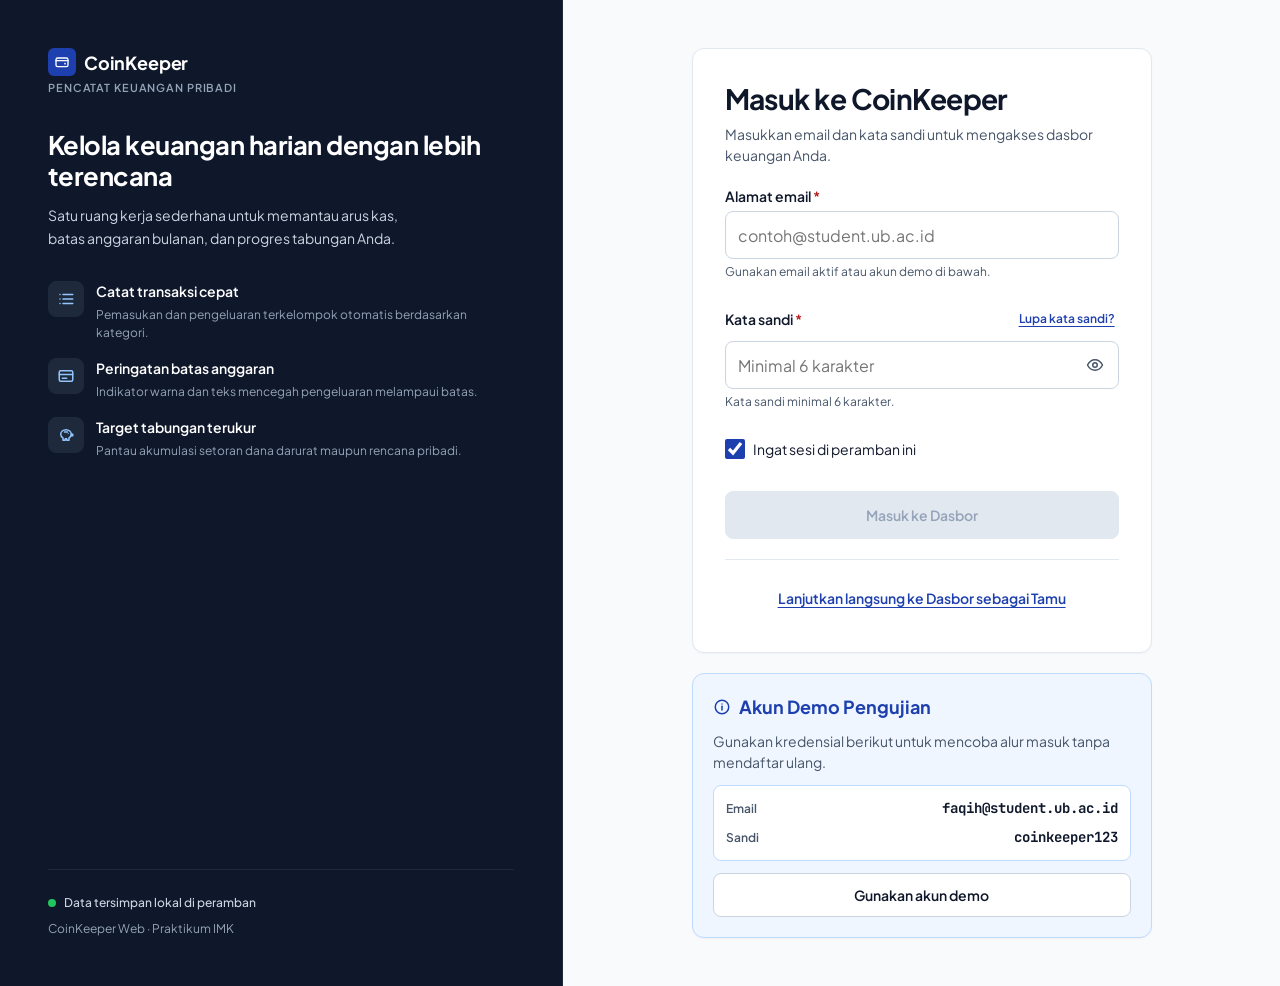
<file: index.html>
<!DOCTYPE html>
<html lang="id">
<head>
  <meta charset="UTF-8">
  <meta name="viewport" content="width=device-width, initial-scale=1.0">
  <title>Dasbor · CoinKeeper</title>
  <link rel="icon" type="image/svg+xml" href="assets/favicon.svg">
  <link rel="preconnect" href="https://fonts.googleapis.com">
  <link rel="preconnect" href="https://fonts.gstatic.com" crossorigin>
  <link rel="stylesheet" href="https://fonts.googleapis.com/css2?family=JetBrains+Mono:wght@500;700&family=Plus+Jakarta+Sans:wght@400;500;600;700&display=swap">
  <link rel="stylesheet" href="css/variables.css">
  <link rel="stylesheet" href="css/base.css">
  <link rel="stylesheet" href="css/components.css">
  <link rel="stylesheet" href="css/pages/dasbor.css">
  <script defer src="js/data/seed.js"></script>
  <script defer src="js/utils/format.js"></script>
  <script defer src="js/utils/storage.js"></script>
  <script defer src="js/components/icons.js"></script>
  <script defer src="js/components/layout.js"></script>
  <script defer src="js/components/toast.js"></script>
  <script defer src="js/app.js"></script>
  <script defer src="js/pages/dasbor.js"></script>
</head>
<body data-page="dasbor" data-root="." data-screen="1 / 5">
  <a href="#konten-utama" class="skip-link">Lewati ke konten utama</a>

  <div class="app-shell">
    <aside id="app-sidebar" class="sidebar" aria-label="Bilah navigasi samping"></aside>
    <header id="app-mobile-topbar" class="mobile-topbar"></header>

    <div class="app-main">
      <main id="konten-utama" class="main-content" tabindex="-1">
        <header class="page-header">
          <div class="page-header__heading">
            <h1 id="dasbor-greeting" class="page-header__title">Halo, Faqih</h1>
            <p id="dasbor-period" class="page-header__subtitle">Ringkasan keuangan November 2026</p>
          </div>
          <div class="page-header__action">
            <a href="pages/catat-transaksi.html" class="btn btn--primary btn--full">
              <span aria-hidden="true">+</span>
              <span>Tambah Transaksi</span>
            </a>
          </div>
        </header>

        <section class="dasbor-kpis" aria-label="Ringkasan kondisi keuangan">
          <article class="card kpi-card">
            <p class="kpi-card__label">Saldo</p>
            <p id="kpi-saldo" class="kpi-card__value tabular-num">Rp 1.430.000</p>
            <div id="kpi-saldo-badge" class="kpi-card__meta"></div>
          </article>

          <article class="card kpi-card">
            <p class="kpi-card__label">Pengeluaran bulan ini</p>
            <p id="kpi-pengeluaran" class="kpi-card__value tabular-num">Rp 1.730.000</p>
            <div id="kpi-pengeluaran-badge" class="kpi-card__meta"></div>
          </article>

          <article class="card kpi-card">
            <p class="kpi-card__label">Sisa anggaran</p>
            <p id="kpi-sisa" class="kpi-card__value tabular-num">Rp 270.000</p>
            <p id="kpi-batas-note" class="kpi-card__note">dari Rp 2.000.000</p>
          </article>
        </section>

        <div class="dasbor-grid">
          <section class="card dasbor-recent" aria-labelledby="judul-transaksi-terbaru">
            <h2 id="judul-transaksi-terbaru" class="card__title">Transaksi terbaru</h2>
            <p id="dasbor-tx-period" class="card__subtitle">November 2026</p>
            <div class="dasbor-recent__cta">
              <a href="pages/catat-transaksi.html#riwayat-transaksi" class="btn btn--secondary btn--full">
                Semua transaksi
              </a>
            </div>
            <ul id="dasbor-tx-list" class="tx-list" aria-live="polite"></ul>
            <div id="dasbor-tx-empty" class="empty-state" hidden></div>
          </section>

          <aside class="dasbor-aside" aria-label="Peringatan anggaran dan ringkasan">
            <section class="card" aria-labelledby="judul-perlu-perhatian">
              <h2 id="judul-perlu-perhatian" class="card__title">Perlu perhatian</h2>
              <p class="card__subtitle">Kategori yang mendekati atau melebihi batas.</p>
              <div id="dasbor-attention-list" class="attention-list" aria-live="polite"></div>
              <div class="dasbor-aside__cta">
                <a href="pages/laporan.html" class="btn btn--secondary btn--full">
                  Lihat laporan
                </a>
              </div>
            </section>

            <section class="card card--info" aria-labelledby="judul-catatan-ringkasan">
              <h2 id="judul-catatan-ringkasan" class="card__title card__title--info">
                Catatan ringkasan bulan berjalan
              </h2>
              <p id="dasbor-summary-note" class="card__copy"></p>
            </section>
          </aside>
        </div>

        <footer id="app-footer" class="page-footer"></footer>
      </main>
    </div>

    <nav id="app-bottom-nav" class="bottom-nav" aria-label="Navigasi bawah mobile"></nav>
  </div>
</body>
</html>
</file>
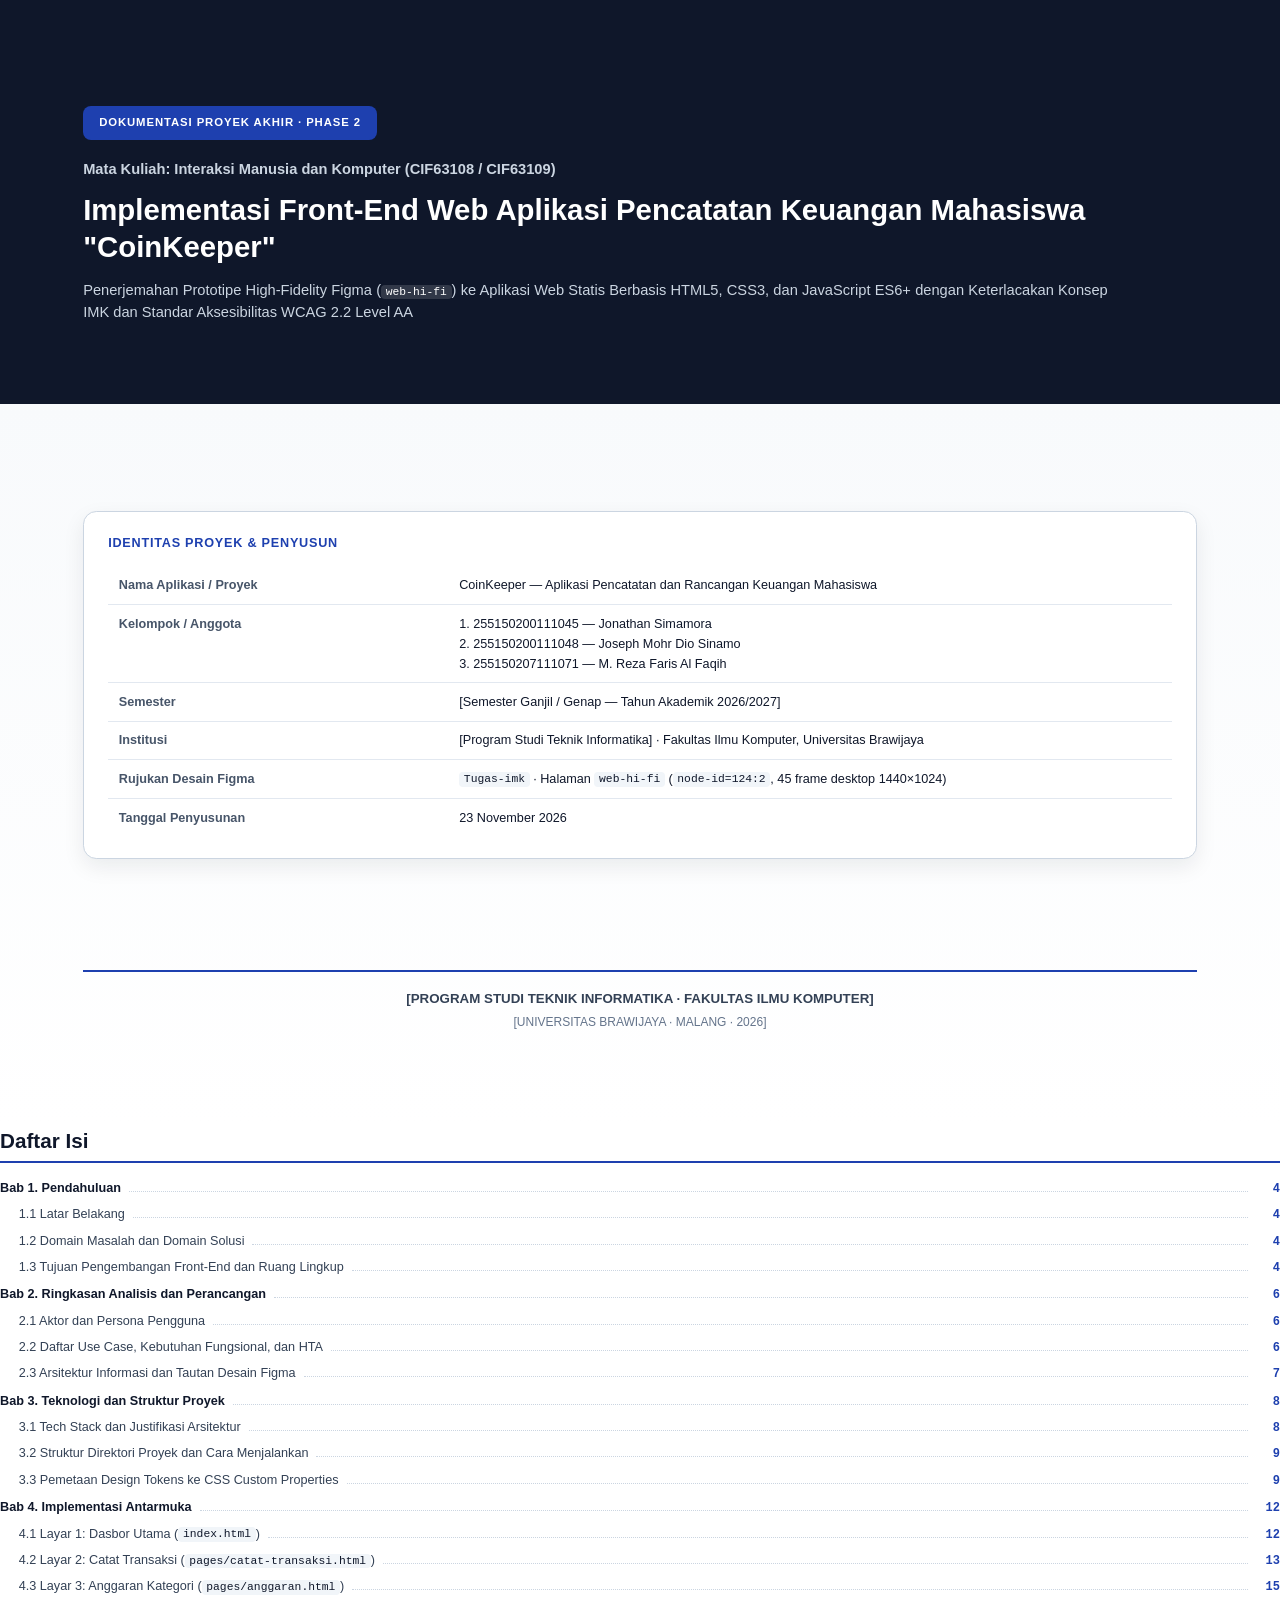
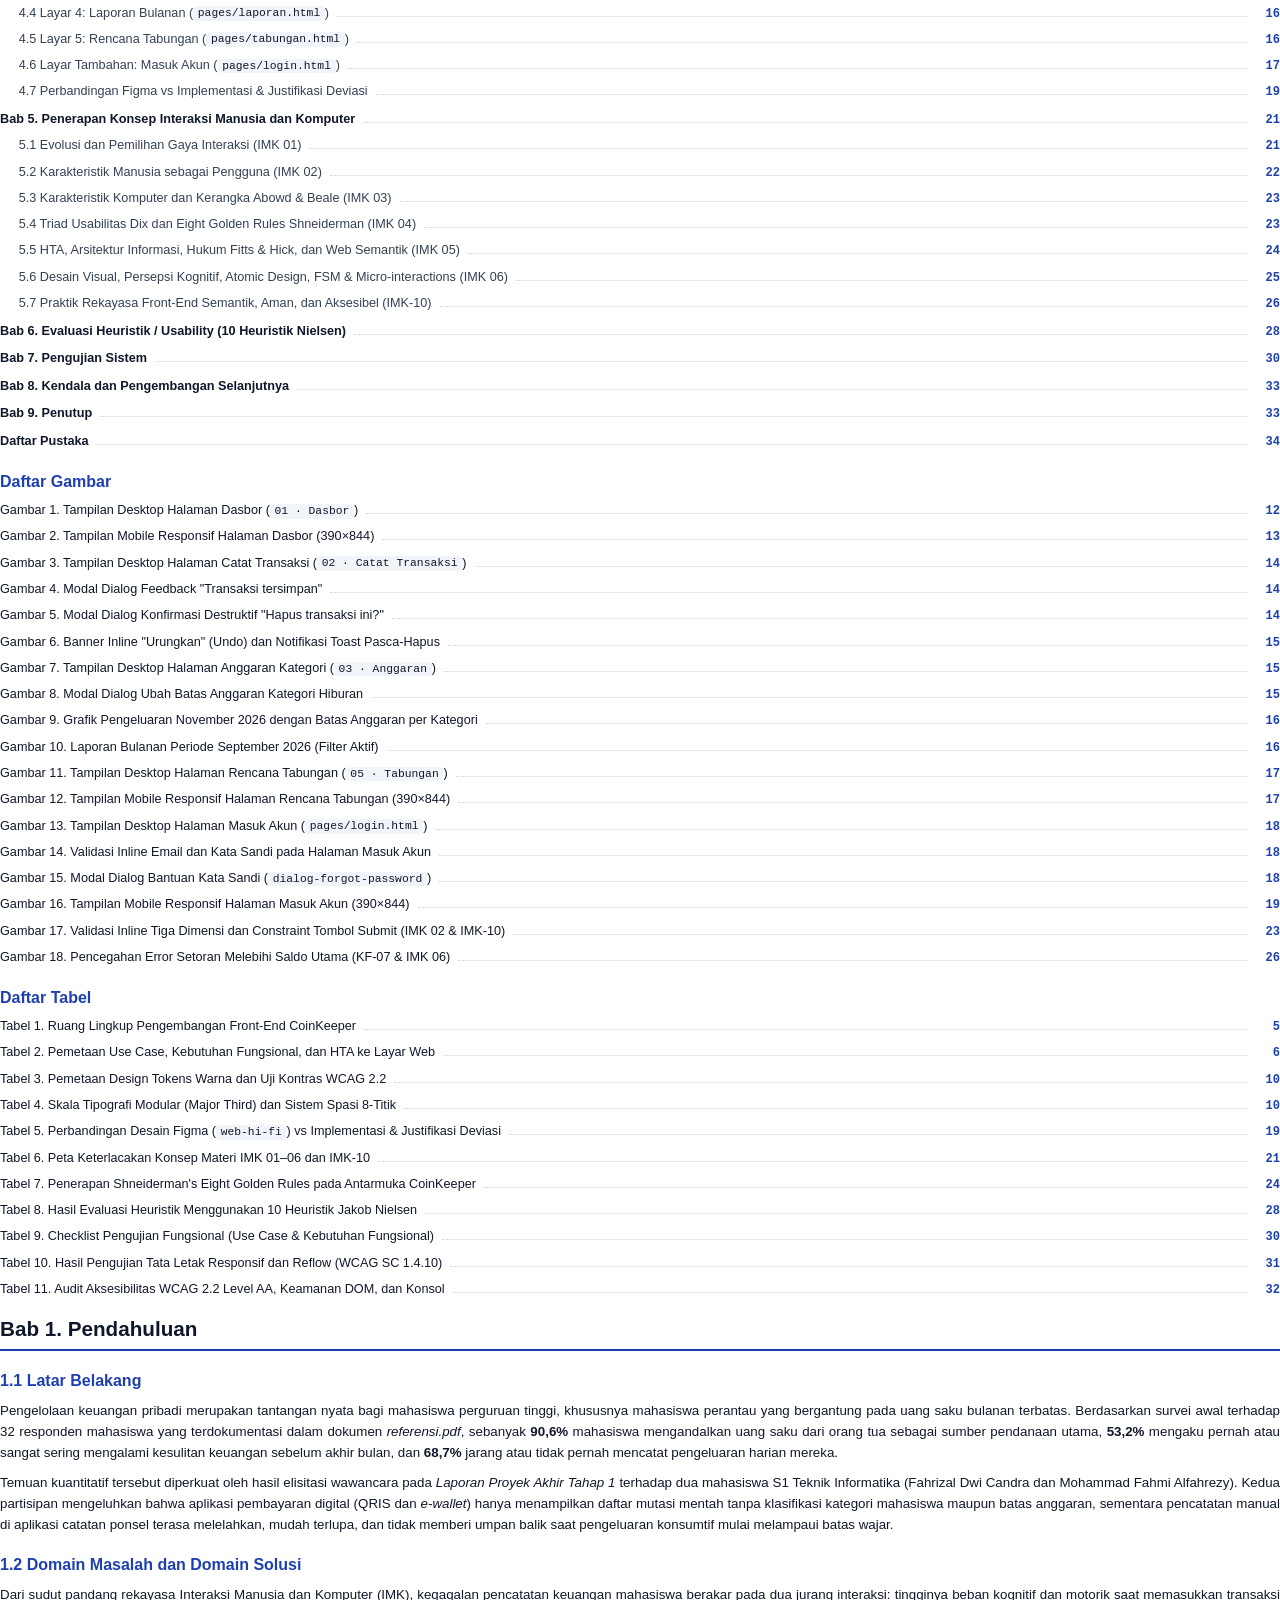
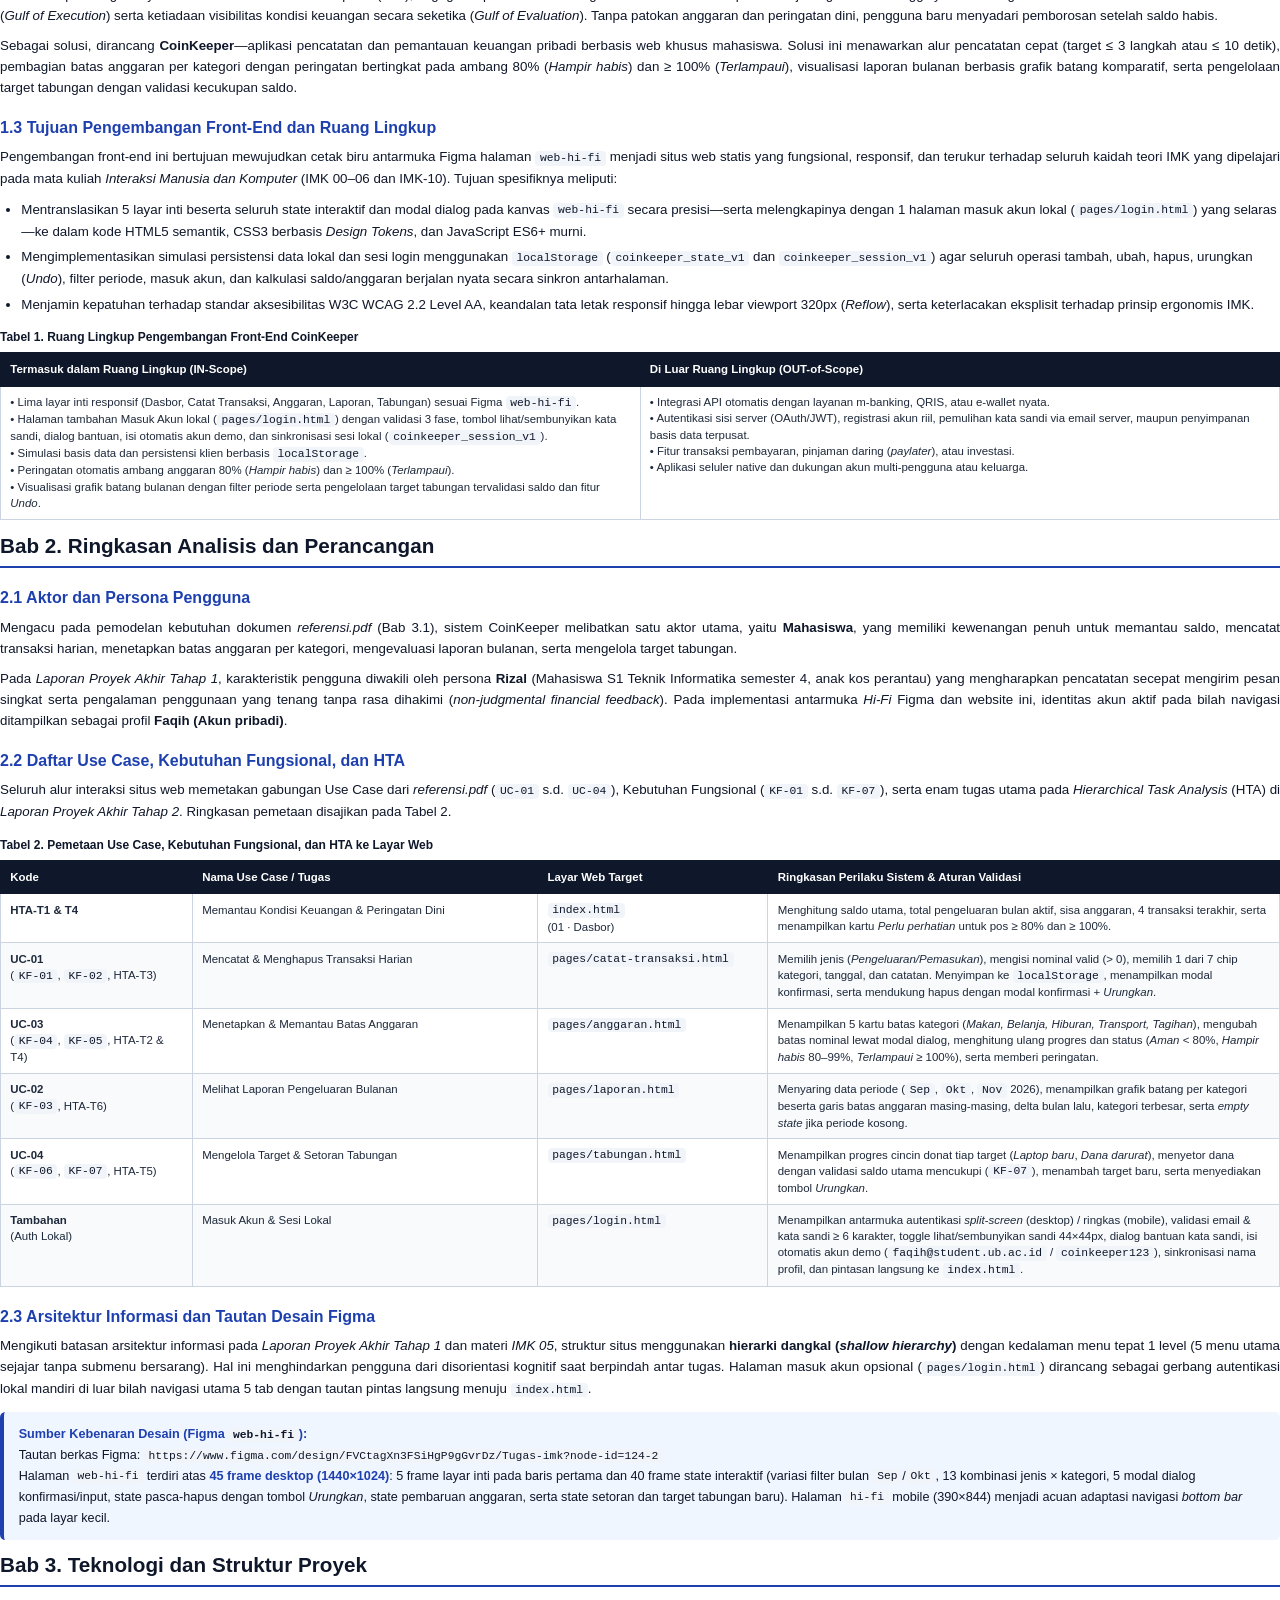
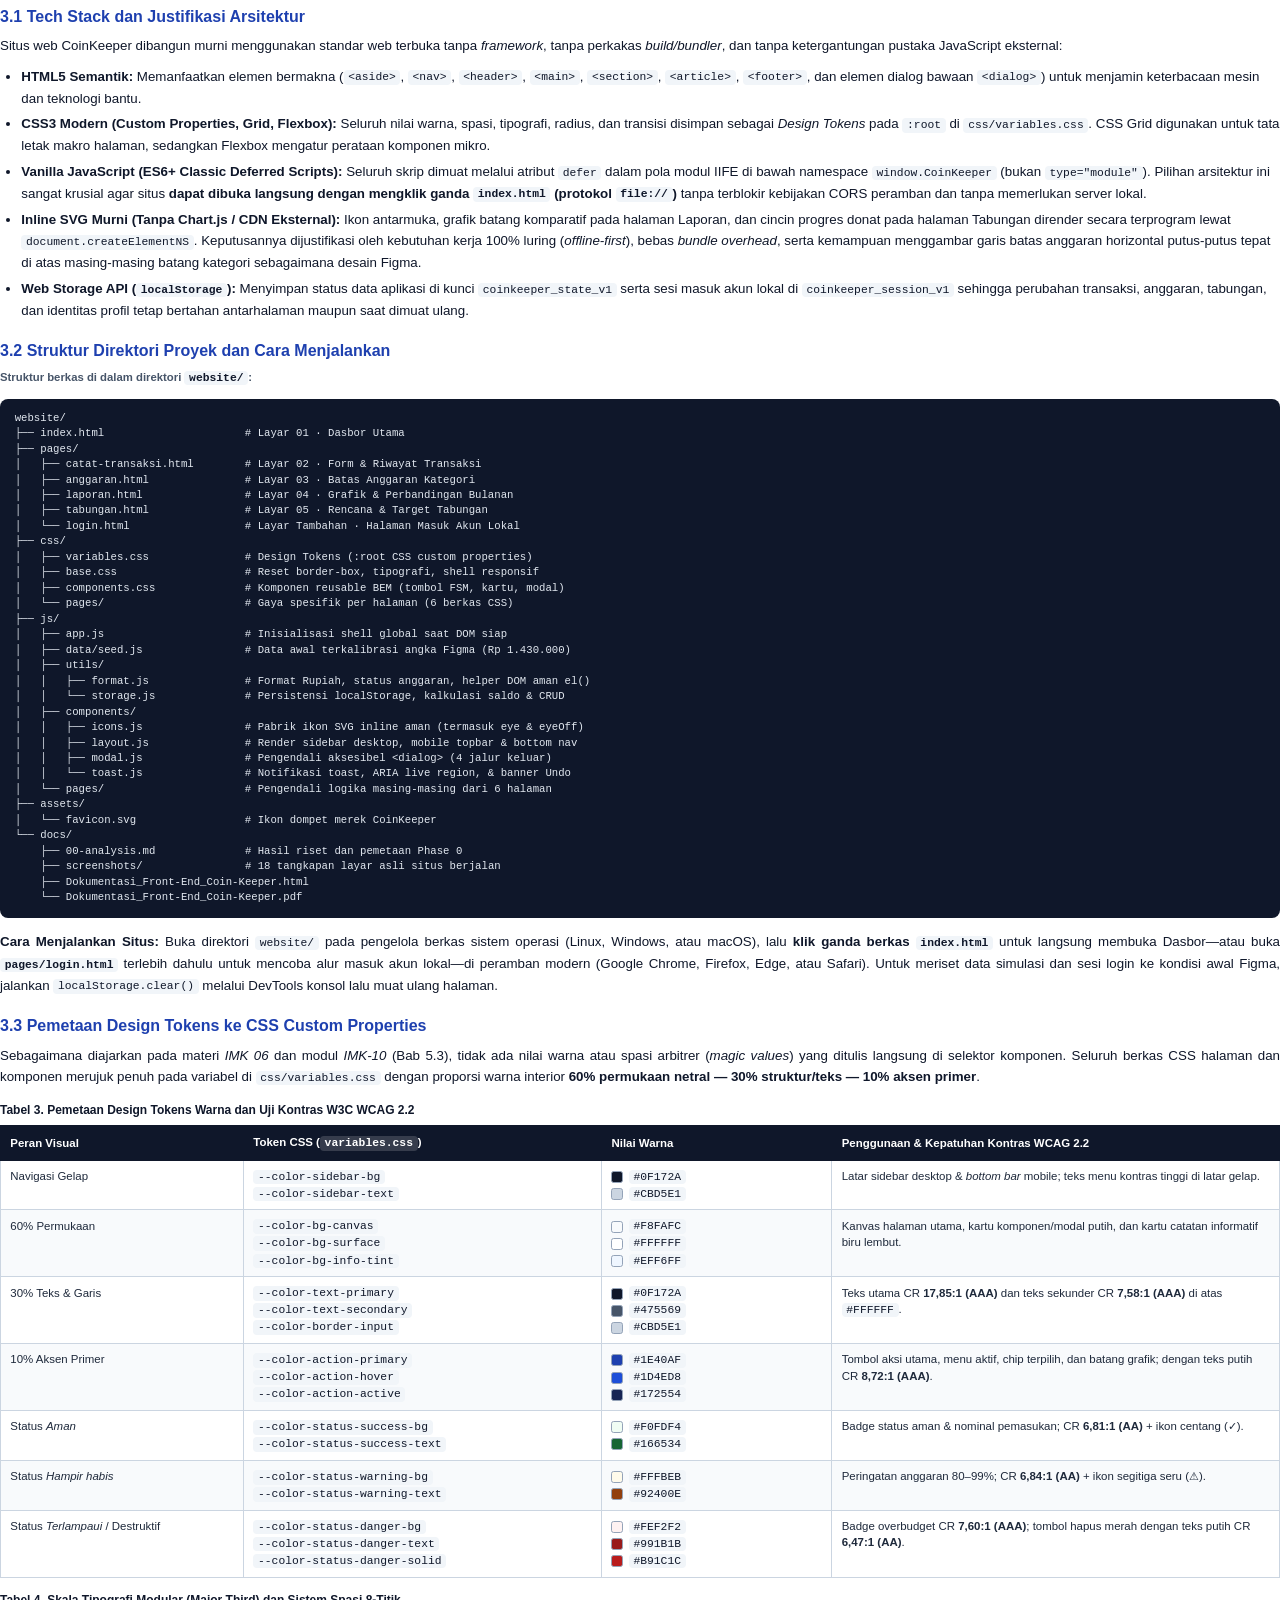
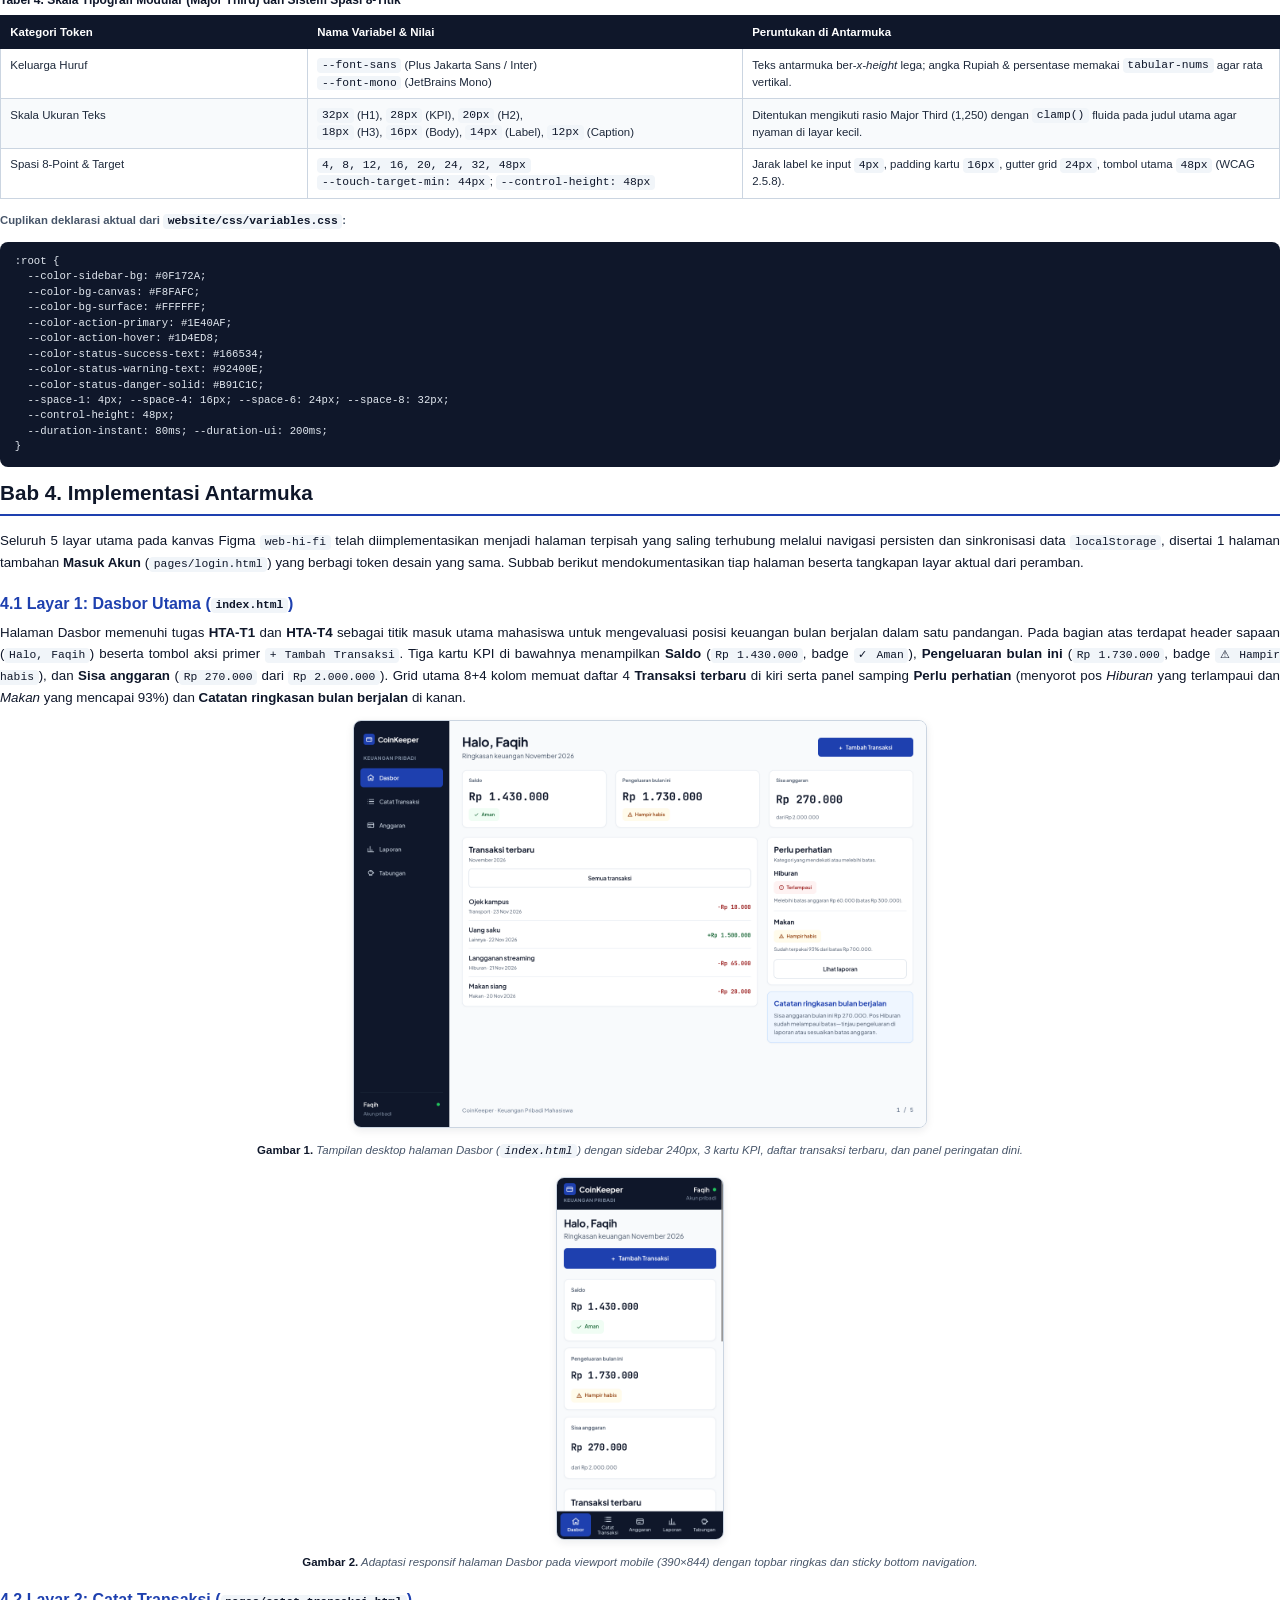
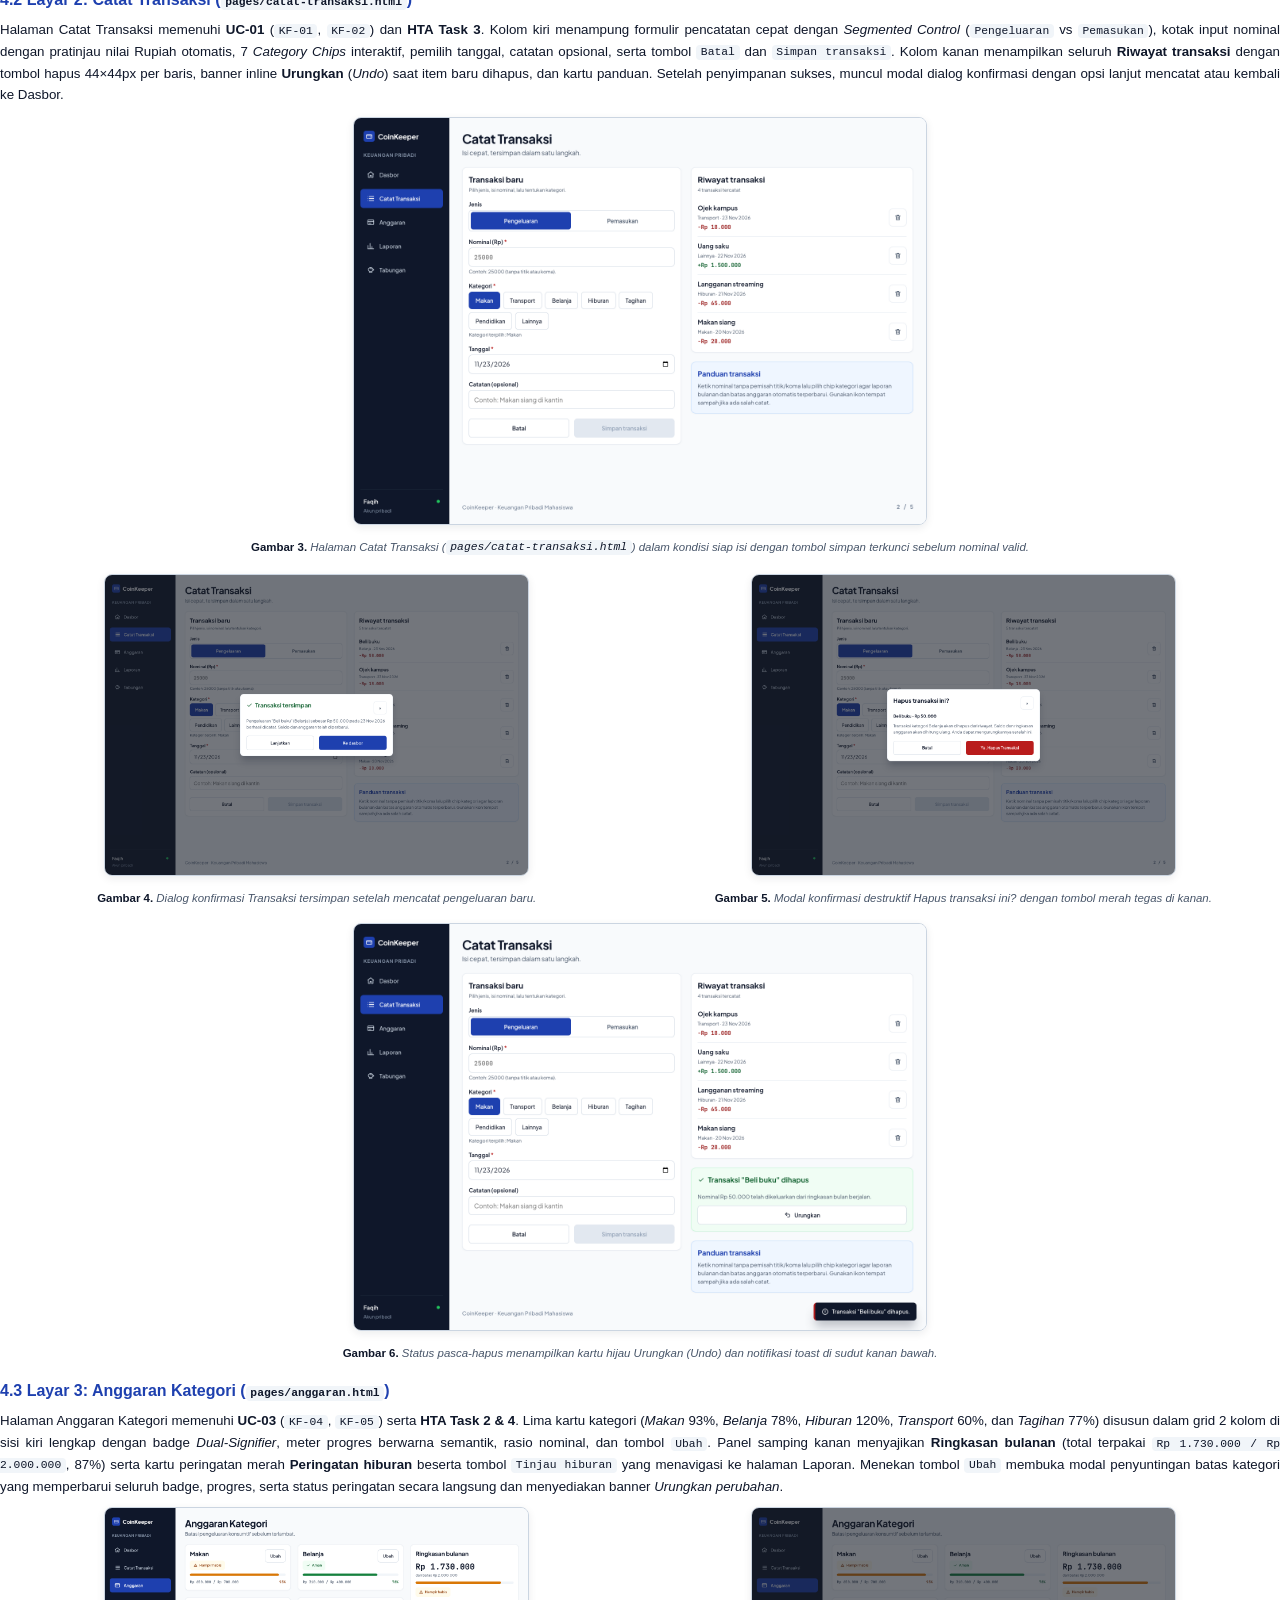
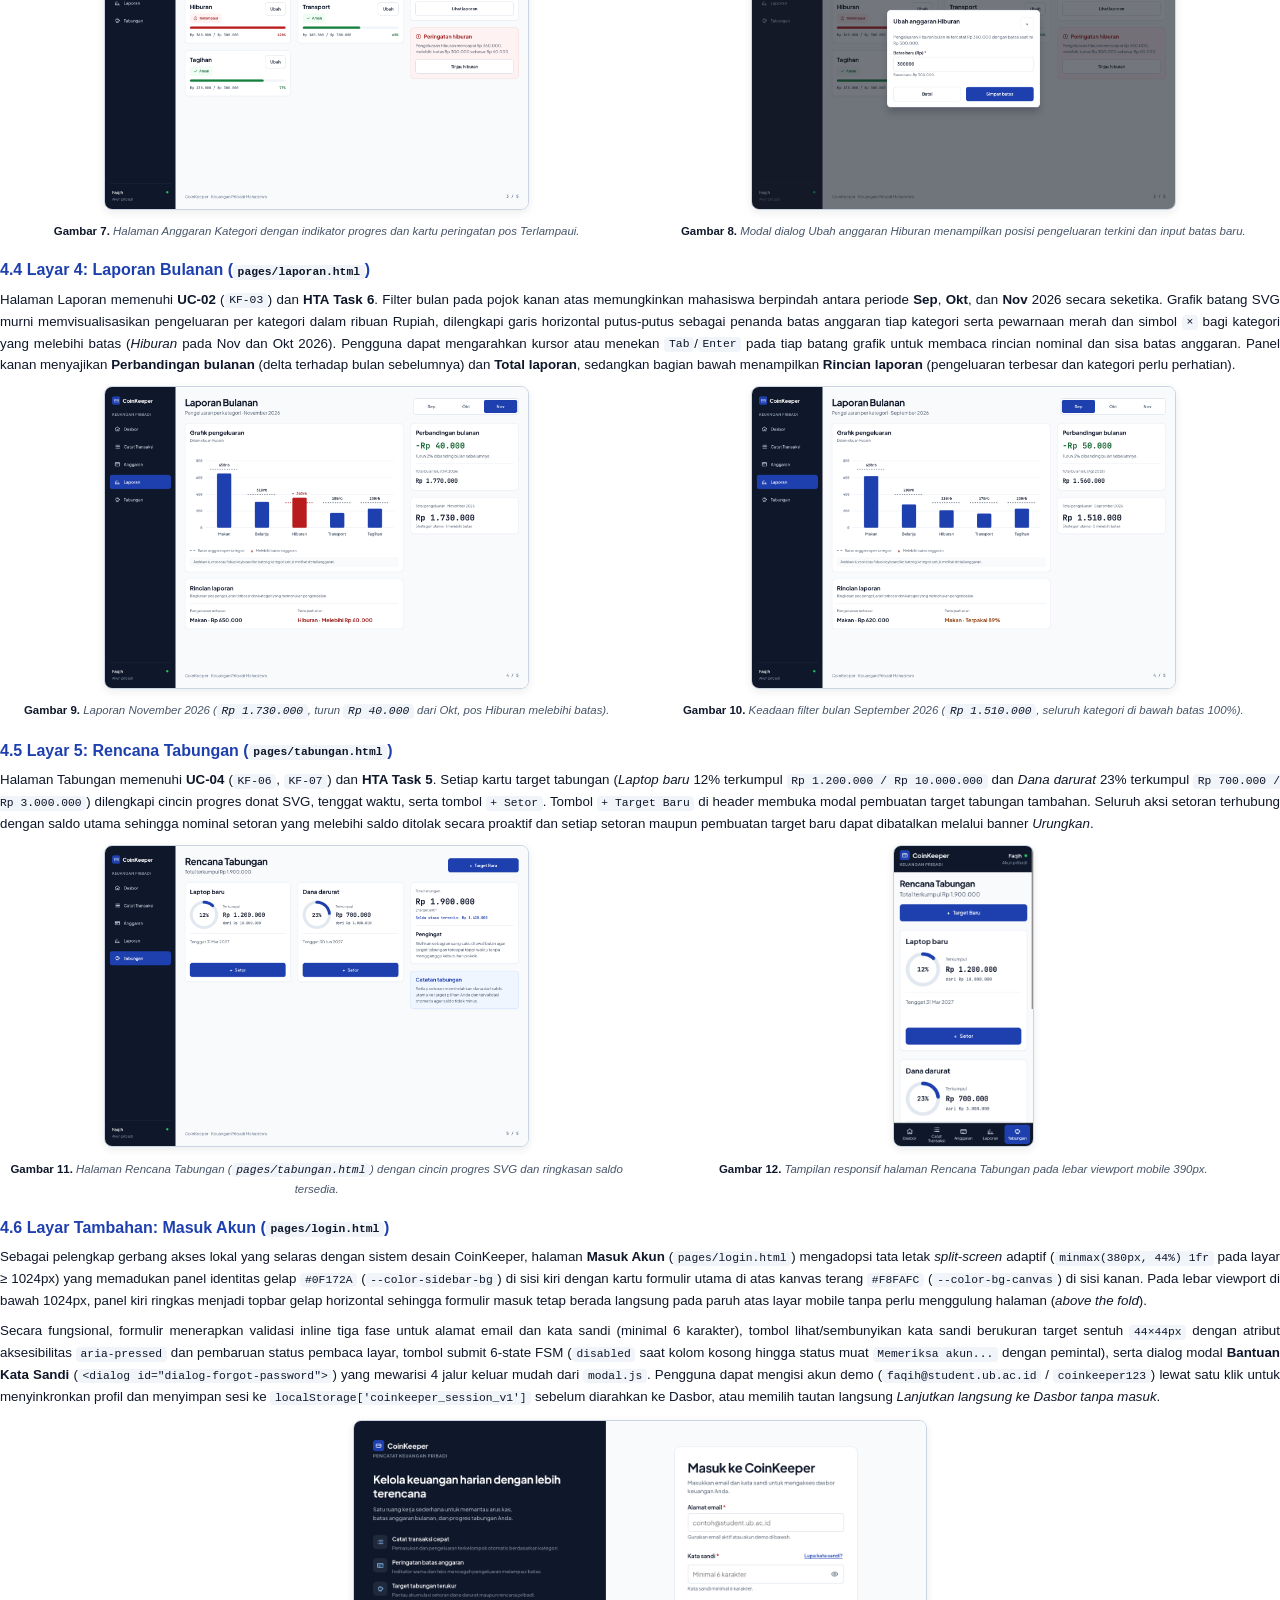
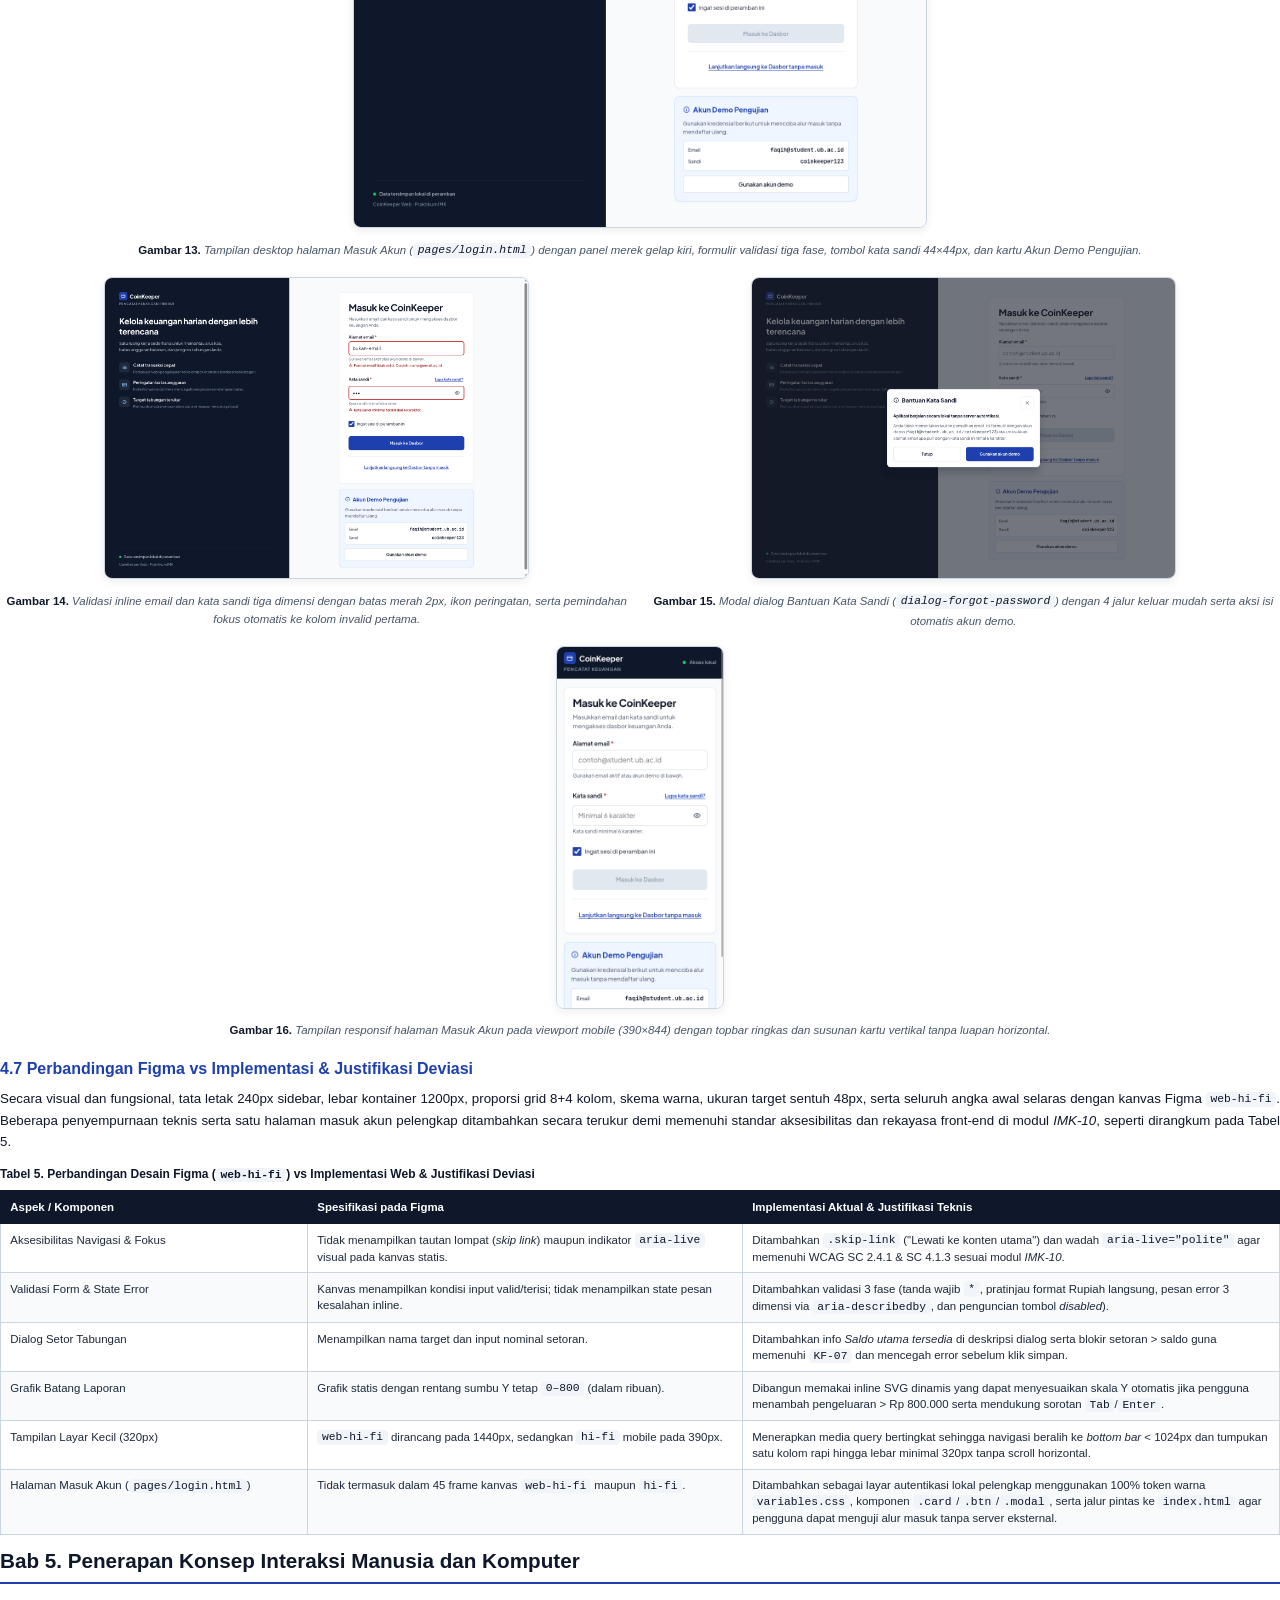
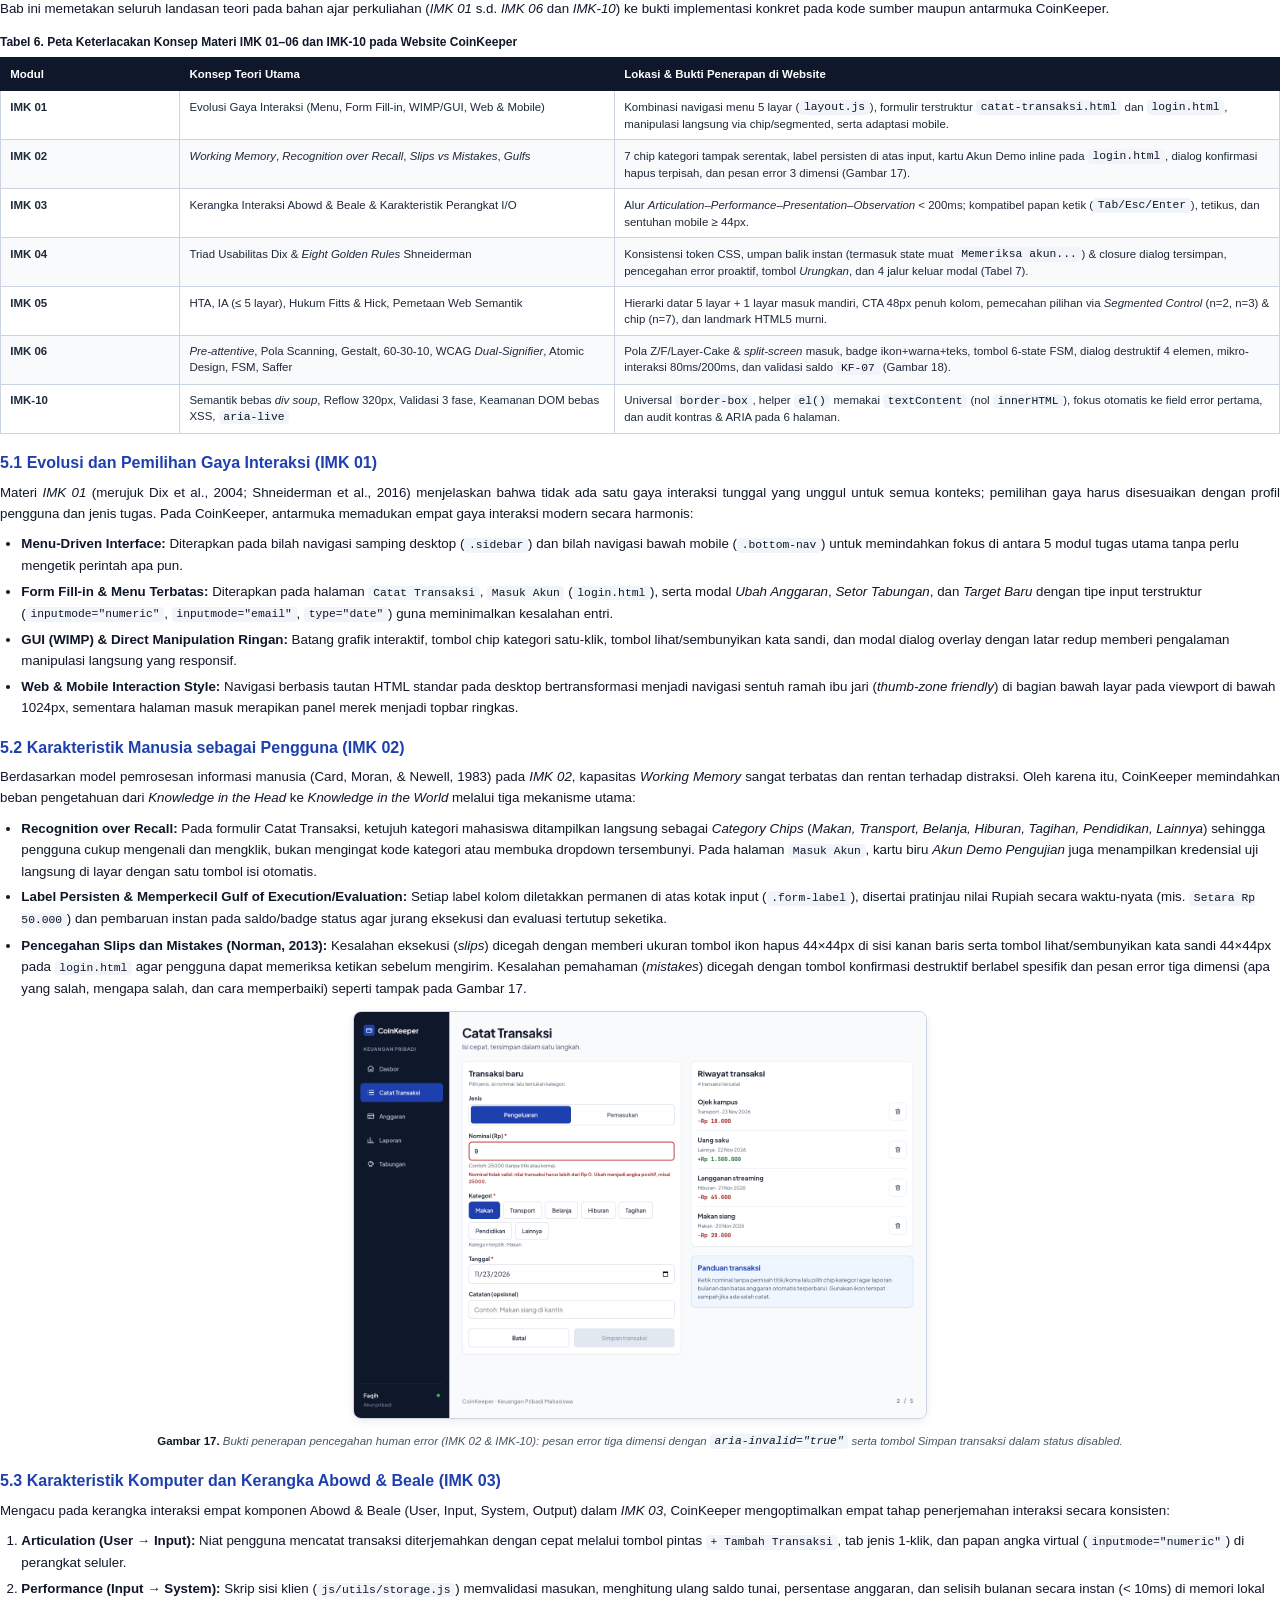
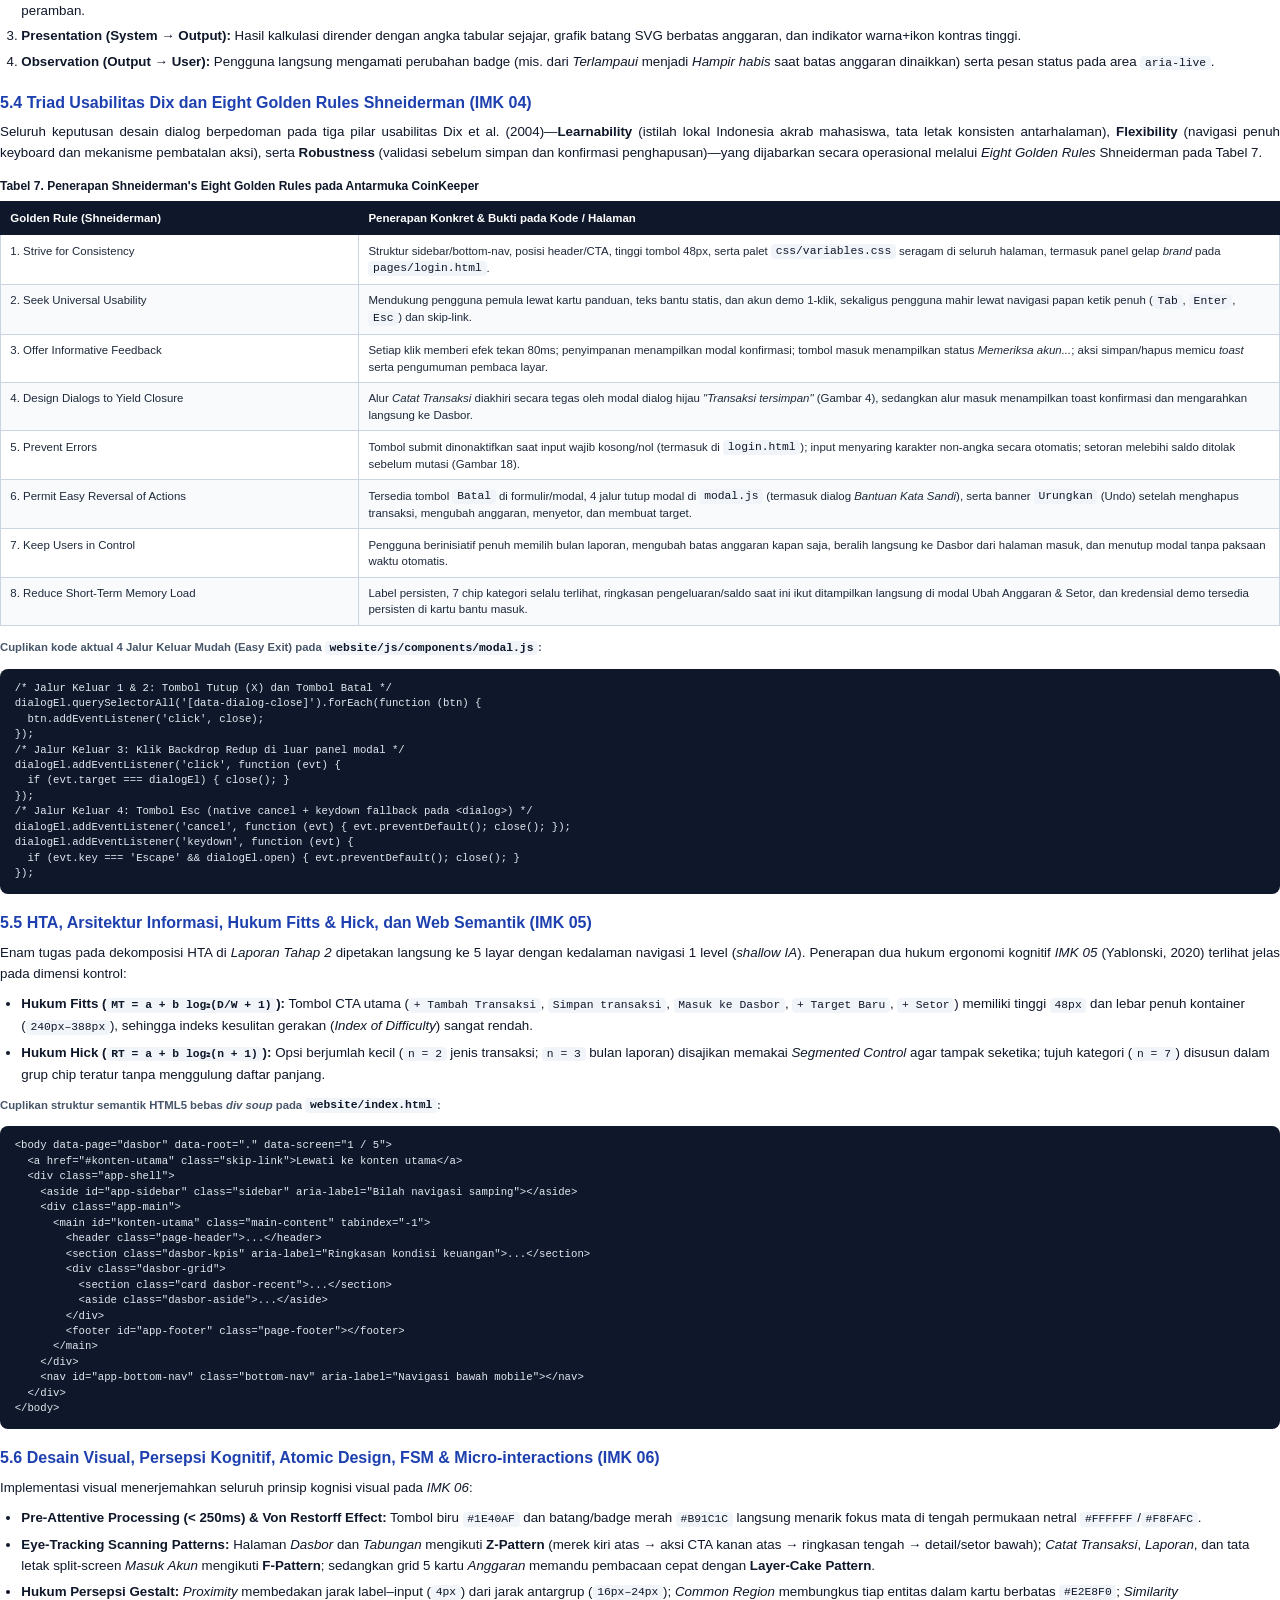
<file: docs/Dokumentasi_Front-End_Coin-Keeper.html>
<!DOCTYPE html>
<html lang="id">
<head>
  <meta charset="UTF-8">
  <meta name="viewport" content="width=device-width, initial-scale=1.0">
  <title>Dokumentasi Front-End CoinKeeper — Interaksi Manusia dan Komputer</title>
  <style>
    /* ========================================================================
       Print & Page Setup (A4 Portrait, Running Headers/Footers & Page Numbers)
       ======================================================================== */
    @page {
      size: A4 portrait;
      margin: 22mm 18mm 22mm 18mm;

      @top-left {
        content: "CoinKeeper · Dokumentasi Implementasi Front-End";
        font-family: 'Plus Jakarta Sans', 'Inter', system-ui, sans-serif;
        font-size: 8.5pt;
        color: #64748B;
        border-bottom: 0.5pt solid #E2E8F0;
        padding-bottom: 4pt;
        margin-bottom: 8pt;
      }

      @top-right {
        content: "CIF63108 / CIF63109 · IMK";
        font-family: 'Plus Jakarta Sans', 'Inter', system-ui, sans-serif;
        font-size: 8.5pt;
        color: #64748B;
        border-bottom: 0.5pt solid #E2E8F0;
        padding-bottom: 4pt;
        margin-bottom: 8pt;
      }

      @bottom-left {
        content: "Fakultas Ilmu Komputer · Universitas Brawijaya";
        font-family: 'Plus Jakarta Sans', 'Inter', system-ui, sans-serif;
        font-size: 8.5pt;
        color: #64748B;
        border-top: 0.5pt solid #E2E8F0;
        padding-top: 4pt;
      }

      @bottom-right {
        content: "Halaman " counter(page) " dari " counter(pages);
        font-family: 'Plus Jakarta Sans', 'Inter', system-ui, sans-serif;
        font-size: 8.5pt;
        font-weight: 600;
        color: #334155;
        border-top: 0.5pt solid #E2E8F0;
        padding-top: 4pt;
      }
    }

    @page :first {
      margin: 0;
      @top-left { content: none; }
      @top-right { content: none; }
      @bottom-left { content: none; }
      @bottom-right { content: none; }
    }

    /* ========================================================================
       Base Typography & Academic Visual Styling
       ======================================================================== */
    *, *::before, *::after {
      box-sizing: border-box;
      margin: 0;
      padding: 0;
    }

    html {
      font-size: 10pt;
      -webkit-print-color-adjust: exact;
      print-color-adjust: exact;
    }

    body {
      font-family: 'Plus Jakarta Sans', 'Inter', 'Segoe UI', Roboto, Helvetica, Arial, sans-serif;
      font-size: 10pt;
      line-height: 1.58;
      color: #0F172A;
      background-color: #FFFFFF;
    }

    /* Halaman Sampul */
    .cover-page {
      min-height: 297mm;
      padding: 28mm 22mm 24mm 22mm;
      display: flex;
      flex-direction: column;
      justify-content: space-between;
      background: linear-gradient(180deg, #0F172A 0%, #0F172A 36%, #F8FAFC 36%, #FFFFFF 100%);
      page-break-after: always;
    }

    .cover-top {
      color: #FFFFFF;
    }

    .cover-badge {
      display: inline-block;
      padding: 6pt 12pt;
      border-radius: 6pt;
      background-color: #1E40AF;
      color: #FFFFFF;
      font-size: 8.5pt;
      font-weight: 700;
      letter-spacing: 0.08em;
      text-transform: uppercase;
      margin-bottom: 14pt;
    }

    .cover-course {
      font-size: 11pt;
      font-weight: 600;
      color: #CBD5E1;
      margin-bottom: 8pt;
    }

    .cover-title {
      font-size: 22pt;
      line-height: 1.25;
      font-weight: 700;
      color: #FFFFFF;
      margin-bottom: 10pt;
    }

    .cover-top code {
      background-color: rgba(255, 255, 255, 0.14);
      color: #FFFFFF;
    }

    .cover-subtitle {
      font-size: 11pt;
      line-height: 1.5;
      color: #CBD5E1;
      max-width: 92%;
    }

    .cover-mid {
      margin-top: 18mm;
      background-color: #FFFFFF;
      border: 1pt solid #CBD5E1;
      border-radius: 10pt;
      padding: 16pt 18pt;
      box-shadow: 0 6pt 16pt rgba(15, 23, 42, 0.08);
    }

    .cover-meta-title {
      font-size: 9.5pt;
      font-weight: 700;
      text-transform: uppercase;
      letter-spacing: 0.06em;
      color: #1E40AF;
      margin-bottom: 10pt;
    }

    .cover-meta-table {
      width: 100%;
      border-collapse: collapse;
      font-size: 9.5pt;
    }

    .cover-meta-table th,
    .cover-meta-table td {
      padding: 6.5pt 8pt;
      border-bottom: 0.5pt solid #E2E8F0;
      text-align: left;
      vertical-align: top;
    }

    .cover-meta-table tr:last-child th,
    .cover-meta-table tr:last-child td {
      border-bottom: none;
    }

    .cover-meta-table th {
      width: 32%;
      color: #475569;
      font-weight: 600;
    }

    .cover-meta-table td {
      color: #0F172A;
      font-weight: 500;
    }

    .cover-bottom {
      border-top: 1.5pt solid #1E40AF;
      padding-top: 12pt;
      text-align: center;
      color: #334155;
      font-size: 10pt;
      font-weight: 600;
    }

    .cover-bottom span {
      display: block;
      font-size: 9pt;
      font-weight: 400;
      color: #64748B;
      margin-top: 3pt;
    }

    /* Struktur Bab & Heading */
    .page-break {
      page-break-before: always;
    }

    h1.chapter-title {
      font-size: 15.5pt;
      line-height: 1.3;
      font-weight: 700;
      color: #0F172A;
      border-bottom: 2pt solid #1E40AF;
      padding-bottom: 5pt;
      margin-top: 4pt;
      margin-bottom: 11pt;
      break-after: avoid;
    }

    h2.section-title {
      font-size: 12pt;
      line-height: 1.35;
      font-weight: 700;
      color: #1E40AF;
      margin-top: 14pt;
      margin-bottom: 6pt;
      break-after: avoid;
    }

    h3.subsection-title {
      font-size: 10.5pt;
      line-height: 1.4;
      font-weight: 700;
      color: #0F172A;
      margin-top: 10pt;
      margin-bottom: 4pt;
      break-after: avoid;
    }

    p {
      margin-bottom: 7pt;
      text-align: justify;
    }

    ul, ol {
      margin: 4pt 0 9pt 16pt;
    }

    li {
      margin-bottom: 3.5pt;
    }

    code {
      font-family: 'JetBrains Mono', 'Roboto Mono', ui-monospace, monospace;
      font-size: 8.5pt;
      background-color: #F1F5F9;
      color: #0F172A;
      padding: 1pt 3.5pt;
      border-radius: 3pt;
    }

    /* Callout & Code Block */
    .callout {
      background-color: #EFF6FF;
      border-left: 3.5pt solid #1E40AF;
      border-radius: 4pt;
      padding: 9pt 11pt;
      margin: 9pt 0;
      font-size: 9.5pt;
      break-inside: avoid;
    }

    .callout strong {
      color: #1E40AF;
    }

    .code-block {
      background-color: #0F172A;
      color: #E2E8F0;
      font-family: 'JetBrains Mono', 'Roboto Mono', ui-monospace, monospace;
      font-size: 8pt;
      line-height: 1.45;
      padding: 9pt 11pt;
      border-radius: 6pt;
      margin: 8pt 0 10pt;
      white-space: pre-wrap;
      word-break: break-word;
      break-inside: avoid;
    }

    .code-caption {
      font-size: 8.5pt;
      font-weight: 600;
      color: #475569;
      margin-bottom: 3pt;
      break-after: avoid;
    }

    /* Daftar Isi / Daftar Gambar / Daftar Tabel */
    .toc-list {
      list-style: none;
      margin: 0 0 12pt 0;
    }

    .toc-item {
      display: flex;
      align-items: baseline;
      gap: 6pt;
      margin-bottom: 4pt;
      font-size: 9.5pt;
    }

    .toc-item--major {
      font-weight: 700;
      color: #0F172A;
      margin-top: 5pt;
    }

    .toc-item--sub {
      padding-left: 14pt;
      color: #334155;
      font-weight: 400;
    }

    .toc-dots {
      flex: 1;
      border-bottom: 1pt dotted #CBD5E1;
      height: 0.7em;
    }

    .toc-page {
      font-family: 'JetBrains Mono', monospace;
      font-size: 9pt;
      font-weight: 600;
      color: #1E40AF;
      min-width: 18pt;
      text-align: right;
    }

    /* Tabel Data Akademik */
    .table-caption {
      font-size: 9pt;
      font-weight: 700;
      color: #0F172A;
      margin-top: 10pt;
      margin-bottom: 4pt;
      break-after: avoid;
    }

    table.data-table {
      width: 100%;
      border-collapse: collapse;
      margin-bottom: 10pt;
      font-size: 8.6pt;
      line-height: 1.42;
    }

    table.data-table thead th {
      background-color: #0F172A;
      color: #FFFFFF;
      font-weight: 600;
      text-align: left;
      padding: 6pt 7pt;
      border: 0.5pt solid #0F172A;
    }

    table.data-table thead th code {
      background-color: rgba(255, 255, 255, 0.16);
      color: #FFFFFF;
    }

    table.data-table tbody td {
      padding: 5.5pt 7pt;
      border: 0.5pt solid #CBD5E1;
      vertical-align: top;
      color: #1E293B;
    }

    table.data-table tbody tr:nth-child(even) td {
      background-color: #F8FAFC;
    }

    table.data-table tr {
      break-inside: avoid;
    }

    .status-pill {
      display: inline-block;
      padding: 1.5pt 6pt;
      border-radius: 4pt;
      font-size: 8pt;
      font-weight: 700;
      white-space: nowrap;
    }

    .status-pill--pass {
      background-color: #F0FDF4;
      color: #166534;
      border: 0.5pt solid #BBF7D0;
    }

    .swatch {
      display: inline-block;
      width: 9pt;
      height: 9pt;
      border-radius: 2pt;
      border: 0.5pt solid #94A3B8;
      vertical-align: middle;
      margin-right: 4pt;
    }

    /* Gambar / Tangkapan Layar */
    figure.doc-figure {
      margin: 9pt 0 12pt;
      text-align: center;
      break-inside: avoid;
    }

    figure.doc-figure img {
      display: inline-block;
      max-width: 100%;
      max-height: 108mm;
      width: auto;
      height: auto;
      border: 1pt solid #CBD5E1;
      border-radius: 6pt;
      box-shadow: 0 2pt 6pt rgba(15, 23, 42, 0.08);
    }

    figure.doc-figure.figure-mobile img {
      max-height: 96mm;
    }

    .figure-pair {
      display: grid;
      grid-template-columns: 1fr 1fr;
      gap: 10pt;
      align-items: start;
      margin: 8pt 0 12pt;
      break-inside: avoid;
    }

    .figure-pair figure.doc-figure {
      margin: 0;
    }

    .figure-pair figure.doc-figure img {
      max-height: 80mm;
    }

    figcaption {
      margin-top: 5pt;
      font-size: 8.6pt;
      font-style: italic;
      color: #475569;
      text-align: center;
    }

    figcaption strong {
      font-style: normal;
      color: #0F172A;
    }

    .bib-list {
      list-style: none;
      margin: 6pt 0 0 0;
    }

    .bib-list li {
      padding-left: 18pt;
      text-indent: -18pt;
      margin-bottom: 4pt;
      font-size: 9pt;
      line-height: 1.45;
      text-align: left;
    }
  </style>
</head>
<body>

  <!-- =====================================================================
       HALAMAN 1: SAMPUL (COVER)
       ===================================================================== -->
  <section class="cover-page">
    <div class="cover-top">
      <div class="cover-badge">Dokumentasi Proyek Akhir · Phase 2</div>
      <p class="cover-course">Mata Kuliah: Interaksi Manusia dan Komputer (CIF63108 / CIF63109)</p>
      <h1 class="cover-title">Implementasi Front-End Web Aplikasi Pencatatan Keuangan Mahasiswa "CoinKeeper"</h1>
      <p class="cover-subtitle">
        Penerjemahan Prototipe High-Fidelity Figma (<code>web-hi-fi</code>) ke Aplikasi Web Statis Berbasis HTML5, CSS3, dan JavaScript ES6+ dengan Keterlacakan Konsep IMK dan Standar Aksesibilitas WCAG 2.2 Level AA
      </p>
    </div>

    <div class="cover-mid">
      <p class="cover-meta-title">Identitas Proyek &amp; Penyusun</p>
      <table class="cover-meta-table">
        <tr>
          <th>Nama Aplikasi / Proyek</th>
          <td>CoinKeeper — Aplikasi Pencatatan dan Rancangan Keuangan Mahasiswa</td>
        </tr>
        <tr>
          <th>Kelompok / Anggota</th>
          <td>
            1. 255150200111045 — Jonathan Simamora<br>
            2. 255150200111048 — Joseph Mohr Dio Sinamo<br>
            3. 255150207111071 — M. Reza Faris Al Faqih
          </td>
        </tr>
        <tr>
          <th>Semester</th>
          <td>[Semester Ganjil / Genap — Tahun Akademik 2026/2027]</td>
        </tr>
        <tr>
          <th>Institusi</th>
          <td>[Program Studi Teknik Informatika] · Fakultas Ilmu Komputer, Universitas Brawijaya</td>
        </tr>
        <tr>
          <th>Rujukan Desain Figma</th>
          <td><code>Tugas-imk</code> · Halaman <code>web-hi-fi</code> (<code>node-id=124:2</code>, 45 frame desktop 1440×1024)</td>
        </tr>
        <tr>
          <th>Tanggal Penyusunan</th>
          <td>23 November 2026</td>
        </tr>
      </table>
    </div>

    <div class="cover-bottom">
      [PROGRAM STUDI TEKNIK INFORMATIKA · FAKULTAS ILMU KOMPUTER]
      <span>[UNIVERSITAS BRAWIJAYA · MALANG · 2026]</span>
    </div>
  </section>

  <!-- =====================================================================
       HALAMAN 2: DAFTAR ISI, DAFTAR GAMBAR, DAFTAR TABEL
       ===================================================================== -->
  <section class="toc-section">
    <h1 class="chapter-title">Daftar Isi</h1>
    <ul class="toc-list">
      <li class="toc-item toc-item--major"><span>Bab 1. Pendahuluan</span><span class="toc-dots"></span><span class="toc-page" data-toc="bab-1">4</span></li>
      <li class="toc-item toc-item--sub"><span>1.1 Latar Belakang</span><span class="toc-dots"></span><span class="toc-page" data-toc="sub-1-1">4</span></li>
      <li class="toc-item toc-item--sub"><span>1.2 Domain Masalah dan Domain Solusi</span><span class="toc-dots"></span><span class="toc-page" data-toc="sub-1-2">4</span></li>
      <li class="toc-item toc-item--sub"><span>1.3 Tujuan Pengembangan Front-End dan Ruang Lingkup</span><span class="toc-dots"></span><span class="toc-page" data-toc="sub-1-3">4</span></li>

      <li class="toc-item toc-item--major"><span>Bab 2. Ringkasan Analisis dan Perancangan</span><span class="toc-dots"></span><span class="toc-page" data-toc="bab-2">6</span></li>
      <li class="toc-item toc-item--sub"><span>2.1 Aktor dan Persona Pengguna</span><span class="toc-dots"></span><span class="toc-page" data-toc="sub-2-1">6</span></li>
      <li class="toc-item toc-item--sub"><span>2.2 Daftar Use Case, Kebutuhan Fungsional, dan HTA</span><span class="toc-dots"></span><span class="toc-page" data-toc="sub-2-2">6</span></li>
      <li class="toc-item toc-item--sub"><span>2.3 Arsitektur Informasi dan Tautan Desain Figma</span><span class="toc-dots"></span><span class="toc-page" data-toc="sub-2-3">7</span></li>

      <li class="toc-item toc-item--major"><span>Bab 3. Teknologi dan Struktur Proyek</span><span class="toc-dots"></span><span class="toc-page" data-toc="bab-3">8</span></li>
      <li class="toc-item toc-item--sub"><span>3.1 Tech Stack dan Justifikasi Arsitektur</span><span class="toc-dots"></span><span class="toc-page" data-toc="sub-3-1">8</span></li>
      <li class="toc-item toc-item--sub"><span>3.2 Struktur Direktori Proyek dan Cara Menjalankan</span><span class="toc-dots"></span><span class="toc-page" data-toc="sub-3-2">9</span></li>
      <li class="toc-item toc-item--sub"><span>3.3 Pemetaan Design Tokens ke CSS Custom Properties</span><span class="toc-dots"></span><span class="toc-page" data-toc="sub-3-3">9</span></li>

      <li class="toc-item toc-item--major"><span>Bab 4. Implementasi Antarmuka</span><span class="toc-dots"></span><span class="toc-page" data-toc="bab-4">12</span></li>
      <li class="toc-item toc-item--sub"><span>4.1 Layar 1: Dasbor Utama (<code>index.html</code>)</span><span class="toc-dots"></span><span class="toc-page" data-toc="sub-4-1">12</span></li>
      <li class="toc-item toc-item--sub"><span>4.2 Layar 2: Catat Transaksi (<code>pages/catat-transaksi.html</code>)</span><span class="toc-dots"></span><span class="toc-page" data-toc="sub-4-2">13</span></li>
      <li class="toc-item toc-item--sub"><span>4.3 Layar 3: Anggaran Kategori (<code>pages/anggaran.html</code>)</span><span class="toc-dots"></span><span class="toc-page" data-toc="sub-4-3">15</span></li>
      <li class="toc-item toc-item--sub"><span>4.4 Layar 4: Laporan Bulanan (<code>pages/laporan.html</code>)</span><span class="toc-dots"></span><span class="toc-page" data-toc="sub-4-4">16</span></li>
      <li class="toc-item toc-item--sub"><span>4.5 Layar 5: Rencana Tabungan (<code>pages/tabungan.html</code>)</span><span class="toc-dots"></span><span class="toc-page" data-toc="sub-4-5">16</span></li>
      <li class="toc-item toc-item--sub"><span>4.6 Layar Tambahan: Masuk Akun (<code>pages/login.html</code>)</span><span class="toc-dots"></span><span class="toc-page" data-toc="sub-4-6">17</span></li>
      <li class="toc-item toc-item--sub"><span>4.7 Perbandingan Figma vs Implementasi &amp; Justifikasi Deviasi</span><span class="toc-dots"></span><span class="toc-page" data-toc="sub-4-7">19</span></li>

      <li class="toc-item toc-item--major"><span>Bab 5. Penerapan Konsep Interaksi Manusia dan Komputer</span><span class="toc-dots"></span><span class="toc-page" data-toc="bab-5">21</span></li>
      <li class="toc-item toc-item--sub"><span>5.1 Evolusi dan Pemilihan Gaya Interaksi (IMK 01)</span><span class="toc-dots"></span><span class="toc-page" data-toc="sub-5-1">21</span></li>
      <li class="toc-item toc-item--sub"><span>5.2 Karakteristik Manusia sebagai Pengguna (IMK 02)</span><span class="toc-dots"></span><span class="toc-page" data-toc="sub-5-2">22</span></li>
      <li class="toc-item toc-item--sub"><span>5.3 Karakteristik Komputer dan Kerangka Abowd &amp; Beale (IMK 03)</span><span class="toc-dots"></span><span class="toc-page" data-toc="sub-5-3">23</span></li>
      <li class="toc-item toc-item--sub"><span>5.4 Triad Usabilitas Dix dan Eight Golden Rules Shneiderman (IMK 04)</span><span class="toc-dots"></span><span class="toc-page" data-toc="sub-5-4">23</span></li>
      <li class="toc-item toc-item--sub"><span>5.5 HTA, Arsitektur Informasi, Hukum Fitts &amp; Hick, dan Web Semantik (IMK 05)</span><span class="toc-dots"></span><span class="toc-page" data-toc="sub-5-5">24</span></li>
      <li class="toc-item toc-item--sub"><span>5.6 Desain Visual, Persepsi Kognitif, Atomic Design, FSM &amp; Micro-interactions (IMK 06)</span><span class="toc-dots"></span><span class="toc-page" data-toc="sub-5-6">25</span></li>
      <li class="toc-item toc-item--sub"><span>5.7 Praktik Rekayasa Front-End Semantik, Aman, dan Aksesibel (IMK-10)</span><span class="toc-dots"></span><span class="toc-page" data-toc="sub-5-7">26</span></li>

      <li class="toc-item toc-item--major"><span>Bab 6. Evaluasi Heuristik / Usability (10 Heuristik Nielsen)</span><span class="toc-dots"></span><span class="toc-page" data-toc="bab-6">28</span></li>
      <li class="toc-item toc-item--major"><span>Bab 7. Pengujian Sistem</span><span class="toc-dots"></span><span class="toc-page" data-toc="bab-7">30</span></li>
      <li class="toc-item toc-item--major"><span>Bab 8. Kendala dan Pengembangan Selanjutnya</span><span class="toc-dots"></span><span class="toc-page" data-toc="bab-8">33</span></li>
      <li class="toc-item toc-item--major"><span>Bab 9. Penutup</span><span class="toc-dots"></span><span class="toc-page" data-toc="bab-9">33</span></li>
      <li class="toc-item toc-item--major"><span>Daftar Pustaka</span><span class="toc-dots"></span><span class="toc-page" data-toc="daftar-pustaka">34</span></li>
    </ul>

    <h2 class="section-title" style="page-break-before: always;">Daftar Gambar</h2>
    <ul class="toc-list">
      <li class="toc-item"><span>Gambar 1. Tampilan Desktop Halaman Dasbor (<code>01 · Dasbor</code>)</span><span class="toc-dots"></span><span class="toc-page" data-toc="fig-1">12</span></li>
      <li class="toc-item"><span>Gambar 2. Tampilan Mobile Responsif Halaman Dasbor (390×844)</span><span class="toc-dots"></span><span class="toc-page" data-toc="fig-2">13</span></li>
      <li class="toc-item"><span>Gambar 3. Tampilan Desktop Halaman Catat Transaksi (<code>02 · Catat Transaksi</code>)</span><span class="toc-dots"></span><span class="toc-page" data-toc="fig-3">14</span></li>
      <li class="toc-item"><span>Gambar 4. Modal Dialog Feedback "Transaksi tersimpan"</span><span class="toc-dots"></span><span class="toc-page" data-toc="fig-4">14</span></li>
      <li class="toc-item"><span>Gambar 5. Modal Dialog Konfirmasi Destruktif "Hapus transaksi ini?"</span><span class="toc-dots"></span><span class="toc-page" data-toc="fig-5">14</span></li>
      <li class="toc-item"><span>Gambar 6. Banner Inline "Urungkan" (Undo) dan Notifikasi Toast Pasca-Hapus</span><span class="toc-dots"></span><span class="toc-page" data-toc="fig-6">15</span></li>
      <li class="toc-item"><span>Gambar 7. Tampilan Desktop Halaman Anggaran Kategori (<code>03 · Anggaran</code>)</span><span class="toc-dots"></span><span class="toc-page" data-toc="fig-7">15</span></li>
      <li class="toc-item"><span>Gambar 8. Modal Dialog Ubah Batas Anggaran Kategori Hiburan</span><span class="toc-dots"></span><span class="toc-page" data-toc="fig-8">15</span></li>
      <li class="toc-item"><span>Gambar 9. Grafik Pengeluaran November 2026 dengan Batas Anggaran per Kategori</span><span class="toc-dots"></span><span class="toc-page" data-toc="fig-9">16</span></li>
      <li class="toc-item"><span>Gambar 10. Laporan Bulanan Periode September 2026 (Filter Aktif)</span><span class="toc-dots"></span><span class="toc-page" data-toc="fig-10">16</span></li>
      <li class="toc-item"><span>Gambar 11. Tampilan Desktop Halaman Rencana Tabungan (<code>05 · Tabungan</code>)</span><span class="toc-dots"></span><span class="toc-page" data-toc="fig-11">17</span></li>
      <li class="toc-item"><span>Gambar 12. Tampilan Mobile Responsif Halaman Rencana Tabungan (390×844)</span><span class="toc-dots"></span><span class="toc-page" data-toc="fig-12">17</span></li>
      <li class="toc-item"><span>Gambar 13. Tampilan Desktop Halaman Masuk Akun (<code>pages/login.html</code>)</span><span class="toc-dots"></span><span class="toc-page" data-toc="fig-13">18</span></li>
      <li class="toc-item"><span>Gambar 14. Validasi Inline Email dan Kata Sandi pada Halaman Masuk Akun</span><span class="toc-dots"></span><span class="toc-page" data-toc="fig-14">18</span></li>
      <li class="toc-item"><span>Gambar 15. Modal Dialog Bantuan Kata Sandi (<code>dialog-forgot-password</code>)</span><span class="toc-dots"></span><span class="toc-page" data-toc="fig-15">18</span></li>
      <li class="toc-item"><span>Gambar 16. Tampilan Mobile Responsif Halaman Masuk Akun (390×844)</span><span class="toc-dots"></span><span class="toc-page" data-toc="fig-16">19</span></li>
      <li class="toc-item"><span>Gambar 17. Validasi Inline Tiga Dimensi dan Constraint Tombol Submit (IMK 02 &amp; IMK-10)</span><span class="toc-dots"></span><span class="toc-page" data-toc="fig-17">23</span></li>
      <li class="toc-item"><span>Gambar 18. Pencegahan Error Setoran Melebihi Saldo Utama (KF-07 &amp; IMK 06)</span><span class="toc-dots"></span><span class="toc-page" data-toc="fig-18">26</span></li>
    </ul>

    <h2 class="section-title">Daftar Tabel</h2>
    <ul class="toc-list">
      <li class="toc-item"><span>Tabel 1. Ruang Lingkup Pengembangan Front-End CoinKeeper</span><span class="toc-dots"></span><span class="toc-page" data-toc="tbl-1">5</span></li>
      <li class="toc-item"><span>Tabel 2. Pemetaan Use Case, Kebutuhan Fungsional, dan HTA ke Layar Web</span><span class="toc-dots"></span><span class="toc-page" data-toc="tbl-2">6</span></li>
      <li class="toc-item"><span>Tabel 3. Pemetaan Design Tokens Warna dan Uji Kontras WCAG 2.2</span><span class="toc-dots"></span><span class="toc-page" data-toc="tbl-3">10</span></li>
      <li class="toc-item"><span>Tabel 4. Skala Tipografi Modular (Major Third) dan Sistem Spasi 8-Titik</span><span class="toc-dots"></span><span class="toc-page" data-toc="tbl-4">10</span></li>
      <li class="toc-item"><span>Tabel 5. Perbandingan Desain Figma (<code>web-hi-fi</code>) vs Implementasi &amp; Justifikasi Deviasi</span><span class="toc-dots"></span><span class="toc-page" data-toc="tbl-5">19</span></li>
      <li class="toc-item"><span>Tabel 6. Peta Keterlacakan Konsep Materi IMK 01–06 dan IMK-10</span><span class="toc-dots"></span><span class="toc-page" data-toc="tbl-6">21</span></li>
      <li class="toc-item"><span>Tabel 7. Penerapan Shneiderman's Eight Golden Rules pada Antarmuka CoinKeeper</span><span class="toc-dots"></span><span class="toc-page" data-toc="tbl-7">24</span></li>
      <li class="toc-item"><span>Tabel 8. Hasil Evaluasi Heuristik Menggunakan 10 Heuristik Jakob Nielsen</span><span class="toc-dots"></span><span class="toc-page" data-toc="tbl-8">28</span></li>
      <li class="toc-item"><span>Tabel 9. Checklist Pengujian Fungsional (Use Case &amp; Kebutuhan Fungsional)</span><span class="toc-dots"></span><span class="toc-page" data-toc="tbl-9">30</span></li>
      <li class="toc-item"><span>Tabel 10. Hasil Pengujian Tata Letak Responsif dan Reflow (WCAG SC 1.4.10)</span><span class="toc-dots"></span><span class="toc-page" data-toc="tbl-10">31</span></li>
      <li class="toc-item"><span>Tabel 11. Audit Aksesibilitas WCAG 2.2 Level AA, Keamanan DOM, dan Konsol</span><span class="toc-dots"></span><span class="toc-page" data-toc="tbl-11">32</span></li>
    </ul>
  </section>

  <!-- =====================================================================
       BAB 1. PENDAHULUAN
       ===================================================================== -->
  <section class="page-break">
    <h1 id="bab-1" class="chapter-title">Bab 1. Pendahuluan</h1>

    <h2 id="sub-1-1" class="section-title">1.1 Latar Belakang</h2>
    <p>
      Pengelolaan keuangan pribadi merupakan tantangan nyata bagi mahasiswa perguruan tinggi, khususnya mahasiswa perantau yang bergantung pada uang saku bulanan terbatas. Berdasarkan survei awal terhadap 32 responden mahasiswa yang terdokumentasi dalam dokumen <em>referensi.pdf</em>, sebanyak <strong>90,6%</strong> mahasiswa mengandalkan uang saku dari orang tua sebagai sumber pendanaan utama, <strong>53,2%</strong> mengaku pernah atau sangat sering mengalami kesulitan keuangan sebelum akhir bulan, dan <strong>68,7%</strong> jarang atau tidak pernah mencatat pengeluaran harian mereka.
    </p>
    <p>
      Temuan kuantitatif tersebut diperkuat oleh hasil elisitasi wawancara pada <em>Laporan Proyek Akhir Tahap 1</em> terhadap dua mahasiswa S1 Teknik Informatika (Fahrizal Dwi Candra dan Mohammad Fahmi Alfahrezy). Kedua partisipan mengeluhkan bahwa aplikasi pembayaran digital (QRIS dan <em>e-wallet</em>) hanya menampilkan daftar mutasi mentah tanpa klasifikasi kategori mahasiswa maupun batas anggaran, sementara pencatatan manual di aplikasi catatan ponsel terasa melelahkan, mudah terlupa, dan tidak memberi umpan balik saat pengeluaran konsumtif mulai melampaui batas wajar.
    </p>

    <h2 id="sub-1-2" class="section-title">1.2 Domain Masalah dan Domain Solusi</h2>
    <p>
      Dari sudut pandang rekayasa Interaksi Manusia dan Komputer (IMK), kegagalan pencatatan keuangan mahasiswa berakar pada dua jurang interaksi: tingginya beban kognitif dan motorik saat memasukkan transaksi (<em>Gulf of Execution</em>) serta ketiadaan visibilitas kondisi keuangan secara seketika (<em>Gulf of Evaluation</em>). Tanpa patokan anggaran dan peringatan dini, pengguna baru menyadari pemborosan setelah saldo habis.
    </p>
    <p>
      Sebagai solusi, dirancang <strong>CoinKeeper</strong>—aplikasi pencatatan dan pemantauan keuangan pribadi berbasis web khusus mahasiswa. Solusi ini menawarkan alur pencatatan cepat (target ≤ 3 langkah atau ≤ 10 detik), pembagian batas anggaran per kategori dengan peringatan bertingkat pada ambang 80% (<em>Hampir habis</em>) dan ≥ 100% (<em>Terlampaui</em>), visualisasi laporan bulanan berbasis grafik batang komparatif, serta pengelolaan target tabungan dengan validasi kecukupan saldo.
    </p>

    <h2 id="sub-1-3" class="section-title">1.3 Tujuan Pengembangan Front-End dan Ruang Lingkup</h2>
    <p>
      Pengembangan front-end ini bertujuan mewujudkan cetak biru antarmuka Figma halaman <code>web-hi-fi</code> menjadi situs web statis yang fungsional, responsif, dan terukur terhadap seluruh kaidah teori IMK yang dipelajari pada mata kuliah <em>Interaksi Manusia dan Komputer</em> (IMK 00–06 dan IMK-10). Tujuan spesifiknya meliputi:
    </p>
    <ul>
      <li>Mentranslasikan 5 layar inti beserta seluruh state interaktif dan modal dialog pada kanvas <code>web-hi-fi</code> secara presisi—serta melengkapinya dengan 1 halaman masuk akun lokal (<code>pages/login.html</code>) yang selaras—ke dalam kode HTML5 semantik, CSS3 berbasis <em>Design Tokens</em>, dan JavaScript ES6+ murni.</li>
      <li>Mengimplementasikan simulasi persistensi data lokal dan sesi login menggunakan <code>localStorage</code> (<code>coinkeeper_state_v1</code> dan <code>coinkeeper_session_v1</code>) agar seluruh operasi tambah, ubah, hapus, urungkan (<em>Undo</em>), filter periode, masuk akun, dan kalkulasi saldo/anggaran berjalan nyata secara sinkron antarhalaman.</li>
      <li>Menjamin kepatuhan terhadap standar aksesibilitas W3C WCAG 2.2 Level AA, keandalan tata letak responsif hingga lebar viewport 320px (<em>Reflow</em>), serta keterlacakan eksplisit terhadap prinsip ergonomis IMK.</li>
    </ul>

    <p id="tbl-1" class="table-caption">Tabel 1. Ruang Lingkup Pengembangan Front-End CoinKeeper</p>
    <table class="data-table">
      <thead>
        <tr>
          <th style="width: 50%;">Termasuk dalam Ruang Lingkup (IN-Scope)</th>
          <th style="width: 50%;">Di Luar Ruang Lingkup (OUT-of-Scope)</th>
        </tr>
      </thead>
      <tbody>
        <tr>
          <td>
            • Lima layar inti responsif (Dasbor, Catat Transaksi, Anggaran, Laporan, Tabungan) sesuai Figma <code>web-hi-fi</code>.<br>
            • Halaman tambahan Masuk Akun lokal (<code>pages/login.html</code>) dengan validasi 3 fase, tombol lihat/sembunyikan kata sandi, dialog bantuan, isi otomatis akun demo, dan sinkronisasi sesi lokal (<code>coinkeeper_session_v1</code>).<br>
            • Simulasi basis data dan persistensi klien berbasis <code>localStorage</code>.<br>
            • Peringatan otomatis ambang anggaran 80% (<em>Hampir habis</em>) dan ≥ 100% (<em>Terlampaui</em>).<br>
            • Visualisasi grafik batang bulanan dengan filter periode serta pengelolaan target tabungan tervalidasi saldo dan fitur <em>Undo</em>.
          </td>
          <td>
            • Integrasi API otomatis dengan layanan m-banking, QRIS, atau e-wallet nyata.<br>
            • Autentikasi sisi server (OAuth/JWT), registrasi akun riil, pemulihan kata sandi via email server, maupun penyimpanan basis data terpusat.<br>
            • Fitur transaksi pembayaran, pinjaman daring (<em>paylater</em>), atau investasi.<br>
            • Aplikasi seluler native dan dukungan akun multi-pengguna atau keluarga.
          </td>
        </tr>
      </tbody>
    </table>
  </section>

  <!-- =====================================================================
       BAB 2. RINGKASAN ANALISIS DAN PERANCANGAN
       ===================================================================== -->
  <section class="page-break">
    <h1 id="bab-2" class="chapter-title">Bab 2. Ringkasan Analisis dan Perancangan</h1>

    <h2 id="sub-2-1" class="section-title">2.1 Aktor dan Persona Pengguna</h2>
    <p>
      Mengacu pada pemodelan kebutuhan dokumen <em>referensi.pdf</em> (Bab 3.1), sistem CoinKeeper melibatkan satu aktor utama, yaitu <strong>Mahasiswa</strong>, yang memiliki kewenangan penuh untuk memantau saldo, mencatat transaksi harian, menetapkan batas anggaran per kategori, mengevaluasi laporan bulanan, serta mengelola target tabungan.
    </p>
    <p>
      Pada <em>Laporan Proyek Akhir Tahap 1</em>, karakteristik pengguna diwakili oleh persona <strong>Rizal</strong> (Mahasiswa S1 Teknik Informatika semester 4, anak kos perantau) yang mengharapkan pencatatan secepat mengirim pesan singkat serta pengalaman penggunaan yang tenang tanpa rasa dihakimi (<em>non-judgmental financial feedback</em>). Pada implementasi antarmuka <em>Hi-Fi</em> Figma dan website ini, identitas akun aktif pada bilah navigasi ditampilkan sebagai profil <strong>Faqih (Akun pribadi)</strong>.
    </p>

    <h2 id="sub-2-2" class="section-title">2.2 Daftar Use Case, Kebutuhan Fungsional, dan HTA</h2>
    <p>
      Seluruh alur interaksi situs web memetakan gabungan Use Case dari <em>referensi.pdf</em> (<code>UC-01</code> s.d. <code>UC-04</code>), Kebutuhan Fungsional (<code>KF-01</code> s.d. <code>KF-07</code>), serta enam tugas utama pada <em>Hierarchical Task Analysis</em> (HTA) di <em>Laporan Proyek Akhir Tahap 2</em>. Ringkasan pemetaan disajikan pada Tabel 2.
    </p>

    <p id="tbl-2" class="table-caption">Tabel 2. Pemetaan Use Case, Kebutuhan Fungsional, dan HTA ke Layar Web</p>
    <table class="data-table">
      <thead>
        <tr>
          <th style="width: 15%;">Kode</th>
          <th style="width: 27%;">Nama Use Case / Tugas</th>
          <th style="width: 18%;">Layar Web Target</th>
          <th style="width: 40%;">Ringkasan Perilaku Sistem &amp; Aturan Validasi</th>
        </tr>
      </thead>
      <tbody>
        <tr>
          <td><strong>HTA-T1 &amp; T4</strong></td>
          <td>Memantau Kondisi Keuangan &amp; Peringatan Dini</td>
          <td><code>index.html</code><br>(01 · Dasbor)</td>
          <td>Menghitung saldo utama, total pengeluaran bulan aktif, sisa anggaran, 4 transaksi terakhir, serta menampilkan kartu <em>Perlu perhatian</em> untuk pos ≥ 80% dan ≥ 100%.</td>
        </tr>
        <tr>
          <td><strong>UC-01</strong><br>(<code>KF-01</code>, <code>KF-02</code>, HTA-T3)</td>
          <td>Mencatat &amp; Menghapus Transaksi Harian</td>
          <td><code>pages/catat-transaksi.html</code></td>
          <td>Memilih jenis (<em>Pengeluaran/Pemasukan</em>), mengisi nominal valid (&gt; 0), memilih 1 dari 7 chip kategori, tanggal, dan catatan. Menyimpan ke <code>localStorage</code>, menampilkan modal konfirmasi, serta mendukung hapus dengan modal konfirmasi + <em>Urungkan</em>.</td>
        </tr>
        <tr>
          <td><strong>UC-03</strong><br>(<code>KF-04</code>, <code>KF-05</code>, HTA-T2 &amp; T4)</td>
          <td>Menetapkan &amp; Memantau Batas Anggaran</td>
          <td><code>pages/anggaran.html</code></td>
          <td>Menampilkan 5 kartu batas kategori (<em>Makan, Belanja, Hiburan, Transport, Tagihan</em>), mengubah batas nominal lewat modal dialog, menghitung ulang progres dan status (<em>Aman</em> &lt; 80%, <em>Hampir habis</em> 80–99%, <em>Terlampaui</em> ≥ 100%), serta memberi peringatan.</td>
        </tr>
        <tr>
          <td><strong>UC-02</strong><br>(<code>KF-03</code>, HTA-T6)</td>
          <td>Melihat Laporan Pengeluaran Bulanan</td>
          <td><code>pages/laporan.html</code></td>
          <td>Menyaring data periode (<code>Sep</code>, <code>Okt</code>, <code>Nov</code> 2026), menampilkan grafik batang per kategori beserta garis batas anggaran masing-masing, delta bulan lalu, kategori terbesar, serta <em>empty state</em> jika periode kosong.</td>
        </tr>
        <tr>
          <td><strong>UC-04</strong><br>(<code>KF-06</code>, <code>KF-07</code>, HTA-T5)</td>
          <td>Mengelola Target &amp; Setoran Tabungan</td>
          <td><code>pages/tabungan.html</code></td>
          <td>Menampilkan progres cincin donat tiap target (<em>Laptop baru</em>, <em>Dana darurat</em>), menyetor dana dengan validasi saldo utama mencukupi (<code>KF-07</code>), menambah target baru, serta menyediakan tombol <em>Urungkan</em>.</td>
        </tr>
        <tr>
          <td><strong>Tambahan</strong><br>(Auth Lokal)</td>
          <td>Masuk Akun &amp; Sesi Lokal</td>
          <td><code>pages/login.html</code></td>
          <td>Menampilkan antarmuka autentikasi <em>split-screen</em> (desktop) / ringkas (mobile), validasi email &amp; kata sandi ≥ 6 karakter, toggle lihat/sembunyikan sandi 44×44px, dialog bantuan kata sandi, isi otomatis akun demo (<code>faqih@student.ub.ac.id</code> / <code>coinkeeper123</code>), sinkronisasi nama profil, dan pintasan langsung ke <code>index.html</code>.</td>
        </tr>
      </tbody>
    </table>

    <h2 id="sub-2-3" class="section-title">2.3 Arsitektur Informasi dan Tautan Desain Figma</h2>
    <p>
      Mengikuti batasan arsitektur informasi pada <em>Laporan Proyek Akhir Tahap 1</em> dan materi <em>IMK 05</em>, struktur situs menggunakan <strong>hierarki dangkal (<em>shallow hierarchy</em>)</strong> dengan kedalaman menu tepat 1 level (5 menu utama sejajar tanpa submenu bersarang). Hal ini menghindarkan pengguna dari disorientasi kognitif saat berpindah antar tugas. Halaman masuk akun opsional (<code>pages/login.html</code>) dirancang sebagai gerbang autentikasi lokal mandiri di luar bilah navigasi utama 5 tab dengan tautan pintas langsung menuju <code>index.html</code>.
    </p>
    <div class="callout">
      <strong>Sumber Kebenaran Desain (Figma <code>web-hi-fi</code>):</strong><br>
      Tautan berkas Figma: <code>https://www.figma.com/design/FVCtagXn3FSiHgP9gGvrDz/Tugas-imk?node-id=124-2</code><br>
      Halaman <code>web-hi-fi</code> terdiri atas <strong>45 frame desktop (1440×1024)</strong>: 5 frame layar inti pada baris pertama dan 40 frame state interaktif (variasi filter bulan <code>Sep</code>/<code>Okt</code>, 13 kombinasi jenis × kategori, 5 modal dialog konfirmasi/input, state pasca-hapus dengan tombol <em>Urungkan</em>, state pembaruan anggaran, serta state setoran dan target tabungan baru). Halaman <code>hi-fi</code> mobile (390×844) menjadi acuan adaptasi navigasi <em>bottom bar</em> pada layar kecil.
    </div>
  </section>

  <!-- =====================================================================
       BAB 3. TEKNOLOGI DAN STRUKTUR PROYEK
       ===================================================================== -->
  <section class="page-break">
    <h1 id="bab-3" class="chapter-title">Bab 3. Teknologi dan Struktur Proyek</h1>

    <h2 id="sub-3-1" class="section-title">3.1 Tech Stack dan Justifikasi Arsitektur</h2>
    <p>
      Situs web CoinKeeper dibangun murni menggunakan standar web terbuka tanpa <em>framework</em>, tanpa perkakas <em>build/bundler</em>, dan tanpa ketergantungan pustaka JavaScript eksternal:
    </p>
    <ul>
      <li><strong>HTML5 Semantik:</strong> Memanfaatkan elemen bermakna (<code>&lt;aside&gt;</code>, <code>&lt;nav&gt;</code>, <code>&lt;header&gt;</code>, <code>&lt;main&gt;</code>, <code>&lt;section&gt;</code>, <code>&lt;article&gt;</code>, <code>&lt;footer&gt;</code>, dan elemen dialog bawaan <code>&lt;dialog&gt;</code>) untuk menjamin keterbacaan mesin dan teknologi bantu.</li>
      <li><strong>CSS3 Modern (Custom Properties, Grid, Flexbox):</strong> Seluruh nilai warna, spasi, tipografi, radius, dan transisi disimpan sebagai <em>Design Tokens</em> pada <code>:root</code> di <code>css/variables.css</code>. CSS Grid digunakan untuk tata letak makro halaman, sedangkan Flexbox mengatur perataan komponen mikro.</li>
      <li><strong>Vanilla JavaScript (ES6+ Classic Deferred Scripts):</strong> Seluruh skrip dimuat melalui atribut <code>defer</code> dalam pola modul IIFE di bawah namespace <code>window.CoinKeeper</code> (bukan <code>type="module"</code>). Pilihan arsitektur ini sangat krusial agar situs <strong>dapat dibuka langsung dengan mengklik ganda <code>index.html</code> (protokol <code>file://</code>)</strong> tanpa terblokir kebijakan CORS peramban dan tanpa memerlukan server lokal.</li>
      <li><strong>Inline SVG Murni (Tanpa Chart.js / CDN Eksternal):</strong> Ikon antarmuka, grafik batang komparatif pada halaman Laporan, dan cincin progres donat pada halaman Tabungan dirender secara terprogram lewat <code>document.createElementNS</code>. Keputusannya dijustifikasi oleh kebutuhan kerja 100% luring (<em>offline-first</em>), bebas <em>bundle overhead</em>, serta kemampuan menggambar garis batas anggaran horizontal putus-putus tepat di atas masing-masing batang kategori sebagaimana desain Figma.</li>
      <li><strong>Web Storage API (<code>localStorage</code>):</strong> Menyimpan status data aplikasi di kunci <code>coinkeeper_state_v1</code> serta sesi masuk akun lokal di <code>coinkeeper_session_v1</code> sehingga perubahan transaksi, anggaran, tabungan, dan identitas profil tetap bertahan antarhalaman maupun saat dimuat ulang.</li>
    </ul>

    <h2 id="sub-3-2" class="section-title">3.2 Struktur Direktori Proyek dan Cara Menjalankan</h2>
    <div class="code-caption">Struktur berkas di dalam direktori <code>website/</code>:</div>
    <pre class="code-block">website/
├── index.html                      # Layar 01 · Dasbor Utama
├── pages/
│   ├── catat-transaksi.html        # Layar 02 · Form &amp; Riwayat Transaksi
│   ├── anggaran.html               # Layar 03 · Batas Anggaran Kategori
│   ├── laporan.html                # Layar 04 · Grafik &amp; Perbandingan Bulanan
│   ├── tabungan.html               # Layar 05 · Rencana &amp; Target Tabungan
│   └── login.html                  # Layar Tambahan · Halaman Masuk Akun Lokal
├── css/
│   ├── variables.css               # Design Tokens (:root CSS custom properties)
│   ├── base.css                    # Reset border-box, tipografi, shell responsif
│   ├── components.css              # Komponen reusable BEM (tombol FSM, kartu, modal)
│   └── pages/                      # Gaya spesifik per halaman (6 berkas CSS)
├── js/
│   ├── app.js                      # Inisialisasi shell global saat DOM siap
│   ├── data/seed.js                # Data awal terkalibrasi angka Figma (Rp 1.430.000)
│   ├── utils/
│   │   ├── format.js               # Format Rupiah, status anggaran, helper DOM aman el()
│   │   └── storage.js              # Persistensi localStorage, kalkulasi saldo &amp; CRUD
│   ├── components/
│   │   ├── icons.js                # Pabrik ikon SVG inline aman (termasuk eye &amp; eyeOff)
│   │   ├── layout.js               # Render sidebar desktop, mobile topbar &amp; bottom nav
│   │   ├── modal.js                # Pengendali aksesibel &lt;dialog&gt; (4 jalur keluar)
│   │   └── toast.js                # Notifikasi toast, ARIA live region, &amp; banner Undo
│   └── pages/                      # Pengendali logika masing-masing dari 6 halaman
├── assets/
│   └── favicon.svg                 # Ikon dompet merek CoinKeeper
└── docs/
    ├── 00-analysis.md              # Hasil riset dan pemetaan Phase 0
    ├── screenshots/                # 18 tangkapan layar asli situs berjalan
    ├── Dokumentasi_Front-End_Coin-Keeper.html
    └── Dokumentasi_Front-End_Coin-Keeper.pdf</pre>

    <p>
      <strong>Cara Menjalankan Situs:</strong> Buka direktori <code>website/</code> pada pengelola berkas sistem operasi (Linux, Windows, atau macOS), lalu <strong>klik ganda berkas <code>index.html</code></strong> untuk langsung membuka Dasbor—atau buka <strong><code>pages/login.html</code></strong> terlebih dahulu untuk mencoba alur masuk akun lokal—di peramban modern (Google Chrome, Firefox, Edge, atau Safari). Untuk meriset data simulasi dan sesi login ke kondisi awal Figma, jalankan <code>localStorage.clear()</code> melalui DevTools konsol lalu muat ulang halaman.
    </p>

    <h2 id="sub-3-3" class="section-title">3.3 Pemetaan Design Tokens ke CSS Custom Properties</h2>
    <p>
      Sebagaimana diajarkan pada materi <em>IMK 06</em> dan modul <em>IMK-10</em> (Bab 5.3), tidak ada nilai warna atau spasi arbitrer (<em>magic values</em>) yang ditulis langsung di selektor komponen. Seluruh berkas CSS halaman dan komponen merujuk penuh pada variabel di <code>css/variables.css</code> dengan proporsi warna interior <strong>60% permukaan netral — 30% struktur/teks — 10% aksen primer</strong>.
    </p>

    <p id="tbl-3" class="table-caption">Tabel 3. Pemetaan Design Tokens Warna dan Uji Kontras W3C WCAG 2.2</p>
    <table class="data-table">
      <thead>
        <tr>
          <th style="width: 19%;">Peran Visual</th>
          <th style="width: 28%;">Token CSS (<code>variables.css</code>)</th>
          <th style="width: 18%;">Nilai Warna</th>
          <th style="width: 35%;">Penggunaan &amp; Kepatuhan Kontras WCAG 2.2</th>
        </tr>
      </thead>
      <tbody>
        <tr>
          <td>Navigasi Gelap</td>
          <td><code>--color-sidebar-bg</code><br><code>--color-sidebar-text</code></td>
          <td><span class="swatch" style="background:#0F172A"></span><code>#0F172A</code><br><span class="swatch" style="background:#CBD5E1"></span><code>#CBD5E1</code></td>
          <td>Latar sidebar desktop &amp; <em>bottom bar</em> mobile; teks menu kontras tinggi di latar gelap.</td>
        </tr>
        <tr>
          <td>60% Permukaan</td>
          <td><code>--color-bg-canvas</code><br><code>--color-bg-surface</code><br><code>--color-bg-info-tint</code></td>
          <td><span class="swatch" style="background:#F8FAFC"></span><code>#F8FAFC</code><br><span class="swatch" style="background:#FFFFFF"></span><code>#FFFFFF</code><br><span class="swatch" style="background:#EFF6FF"></span><code>#EFF6FF</code></td>
          <td>Kanvas halaman utama, kartu komponen/modal putih, dan kartu catatan informatif biru lembut.</td>
        </tr>
        <tr>
          <td>30% Teks &amp; Garis</td>
          <td><code>--color-text-primary</code><br><code>--color-text-secondary</code><br><code>--color-border-input</code></td>
          <td><span class="swatch" style="background:#0F172A"></span><code>#0F172A</code><br><span class="swatch" style="background:#475569"></span><code>#475569</code><br><span class="swatch" style="background:#CBD5E1"></span><code>#CBD5E1</code></td>
          <td>Teks utama CR <strong>17,85:1 (AAA)</strong> dan teks sekunder CR <strong>7,58:1 (AAA)</strong> di atas <code>#FFFFFF</code>.</td>
        </tr>
        <tr>
          <td>10% Aksen Primer</td>
          <td><code>--color-action-primary</code><br><code>--color-action-hover</code><br><code>--color-action-active</code></td>
          <td><span class="swatch" style="background:#1E40AF"></span><code>#1E40AF</code><br><span class="swatch" style="background:#1D4ED8"></span><code>#1D4ED8</code><br><span class="swatch" style="background:#172554"></span><code>#172554</code></td>
          <td>Tombol aksi utama, menu aktif, chip terpilih, dan batang grafik; dengan teks putih CR <strong>8,72:1 (AAA)</strong>.</td>
        </tr>
        <tr>
          <td>Status <em>Aman</em></td>
          <td><code>--color-status-success-bg</code><br><code>--color-status-success-text</code></td>
          <td><span class="swatch" style="background:#F0FDF4"></span><code>#F0FDF4</code><br><span class="swatch" style="background:#166534"></span><code>#166534</code></td>
          <td>Badge status aman &amp; nominal pemasukan; CR <strong>6,81:1 (AA)</strong> + ikon centang (✓).</td>
        </tr>
        <tr>
          <td>Status <em>Hampir habis</em></td>
          <td><code>--color-status-warning-bg</code><br><code>--color-status-warning-text</code></td>
          <td><span class="swatch" style="background:#FFFBEB"></span><code>#FFFBEB</code><br><span class="swatch" style="background:#92400E"></span><code>#92400E</code></td>
          <td>Peringatan anggaran 80–99%; CR <strong>6,84:1 (AA)</strong> + ikon segitiga seru (⚠).</td>
        </tr>
        <tr>
          <td>Status <em>Terlampaui</em> / Destruktif</td>
          <td><code>--color-status-danger-bg</code><br><code>--color-status-danger-text</code><br><code>--color-status-danger-solid</code></td>
          <td><span class="swatch" style="background:#FEF2F2"></span><code>#FEF2F2</code><br><span class="swatch" style="background:#991B1B"></span><code>#991B1B</code><br><span class="swatch" style="background:#B91C1C"></span><code>#B91C1C</code></td>
          <td>Badge overbudget CR <strong>7,60:1 (AAA)</strong>; tombol hapus merah dengan teks putih CR <strong>6,47:1 (AA)</strong>.</td>
        </tr>
      </tbody>
    </table>

    <p id="tbl-4" class="table-caption">Tabel 4. Skala Tipografi Modular (Major Third) dan Sistem Spasi 8-Titik</p>
    <table class="data-table">
      <thead>
        <tr>
          <th style="width: 24%;">Kategori Token</th>
          <th style="width: 34%;">Nama Variabel &amp; Nilai</th>
          <th style="width: 42%;">Peruntukan di Antarmuka</th>
        </tr>
      </thead>
      <tbody>
        <tr>
          <td>Keluarga Huruf</td>
          <td><code>--font-sans</code> (Plus Jakarta Sans / Inter)<br><code>--font-mono</code> (JetBrains Mono)</td>
          <td>Teks antarmuka ber-<em>x-height</em> lega; angka Rupiah &amp; persentase memakai <code>tabular-nums</code> agar rata vertikal.</td>
        </tr>
        <tr>
          <td>Skala Ukuran Teks</td>
          <td><code>32px</code> (H1), <code>28px</code> (KPI), <code>20px</code> (H2),<br><code>18px</code> (H3), <code>16px</code> (Body), <code>14px</code> (Label), <code>12px</code> (Caption)</td>
          <td>Ditentukan mengikuti rasio Major Third (1,250) dengan <code>clamp()</code> fluida pada judul utama agar nyaman di layar kecil.</td>
        </tr>
        <tr>
          <td>Spasi 8-Point &amp; Target</td>
          <td><code>4, 8, 12, 16, 20, 24, 32, 48px</code><br><code>--touch-target-min: 44px</code>; <code>--control-height: 48px</code></td>
          <td>Jarak label ke input <code>4px</code>, padding kartu <code>16px</code>, gutter grid <code>24px</code>, tombol utama <code>48px</code> (WCAG 2.5.8).</td>
        </tr>
      </tbody>
    </table>

    <div class="code-caption">Cuplikan deklarasi aktual dari <code>website/css/variables.css</code>:</div>
    <pre class="code-block">:root {
  --color-sidebar-bg: #0F172A;
  --color-bg-canvas: #F8FAFC;
  --color-bg-surface: #FFFFFF;
  --color-action-primary: #1E40AF;
  --color-action-hover: #1D4ED8;
  --color-status-success-text: #166534;
  --color-status-warning-text: #92400E;
  --color-status-danger-solid: #B91C1C;
  --space-1: 4px; --space-4: 16px; --space-6: 24px; --space-8: 32px;
  --control-height: 48px;
  --duration-instant: 80ms; --duration-ui: 200ms;
}</pre>
  </section>

  <!-- =====================================================================
       BAB 4. IMPLEMENTASI ANTARMUKA
       ===================================================================== -->
  <section class="page-break">
    <h1 id="bab-4" class="chapter-title">Bab 4. Implementasi Antarmuka</h1>
    <p>
      Seluruh 5 layar utama pada kanvas Figma <code>web-hi-fi</code> telah diimplementasikan menjadi halaman terpisah yang saling terhubung melalui navigasi persisten dan sinkronisasi data <code>localStorage</code>, disertai 1 halaman tambahan <strong>Masuk Akun</strong> (<code>pages/login.html</code>) yang berbagi token desain yang sama. Subbab berikut mendokumentasikan tiap halaman beserta tangkapan layar aktual dari peramban.
    </p>

    <h2 id="sub-4-1" class="section-title">4.1 Layar 1: Dasbor Utama (<code>index.html</code>)</h2>
    <p>
      Halaman Dasbor memenuhi tugas <strong>HTA-T1</strong> dan <strong>HTA-T4</strong> sebagai titik masuk utama mahasiswa untuk mengevaluasi posisi keuangan bulan berjalan dalam satu pandangan. Pada bagian atas terdapat header sapaan (<code>Halo, Faqih</code>) beserta tombol aksi primer <code>+ Tambah Transaksi</code>. Tiga kartu KPI di bawahnya menampilkan <strong>Saldo</strong> (<code>Rp 1.430.000</code>, badge <code>✓ Aman</code>), <strong>Pengeluaran bulan ini</strong> (<code>Rp 1.730.000</code>, badge <code>⚠ Hampir habis</code>), dan <strong>Sisa anggaran</strong> (<code>Rp 270.000</code> dari <code>Rp 2.000.000</code>). Grid utama 8+4 kolom memuat daftar 4 <strong>Transaksi terbaru</strong> di kiri serta panel samping <strong>Perlu perhatian</strong> (menyorot pos <em>Hiburan</em> yang terlampaui dan <em>Makan</em> yang mencapai 93%) dan <strong>Catatan ringkasan bulan berjalan</strong> di kanan.
    </p>

    <figure id="fig-1" class="doc-figure">
      <img src="screenshots/01-dasbor-desktop.png" alt="Tampilan desktop halaman Dasbor CoinKeeper">
      <figcaption><strong>Gambar 1.</strong> Tampilan desktop halaman Dasbor (<code>index.html</code>) dengan sidebar 240px, 3 kartu KPI, daftar transaksi terbaru, dan panel peringatan dini.</figcaption>
    </figure>

    <figure id="fig-2" class="doc-figure figure-mobile">
      <img src="screenshots/01-dasbor-mobile.png" alt="Tampilan mobile halaman Dasbor CoinKeeper pada ukuran 390x844">
      <figcaption><strong>Gambar 2.</strong> Adaptasi responsif halaman Dasbor pada viewport mobile (390×844) dengan topbar ringkas dan <em>sticky bottom navigation</em>.</figcaption>
    </figure>

    <h2 id="sub-4-2" class="section-title">4.2 Layar 2: Catat Transaksi (<code>pages/catat-transaksi.html</code>)</h2>
    <p>
      Halaman Catat Transaksi memenuhi <strong>UC-01</strong> (<code>KF-01</code>, <code>KF-02</code>) dan <strong>HTA Task 3</strong>. Kolom kiri menampung formulir pencatatan cepat dengan <em>Segmented Control</em> (<code>Pengeluaran</code> vs <code>Pemasukan</code>), kotak input nominal dengan pratinjau nilai Rupiah otomatis, 7 <em>Category Chips</em> interaktif, pemilih tanggal, catatan opsional, serta tombol <code>Batal</code> dan <code>Simpan transaksi</code>. Kolom kanan menampilkan seluruh <strong>Riwayat transaksi</strong> dengan tombol hapus 44×44px per baris, banner inline <strong>Urungkan</strong> (<em>Undo</em>) saat item baru dihapus, dan kartu panduan. Setelah penyimpanan sukses, muncul modal dialog konfirmasi dengan opsi lanjut mencatat atau kembali ke Dasbor.
    </p>

    <figure id="fig-3" class="doc-figure">
      <img src="screenshots/02-catat-desktop.png" alt="Tampilan desktop halaman Catat Transaksi CoinKeeper">
      <figcaption><strong>Gambar 3.</strong> Halaman Catat Transaksi (<code>pages/catat-transaksi.html</code>) dalam kondisi siap isi dengan tombol simpan terkunci sebelum nominal valid.</figcaption>
    </figure>

    <div class="figure-pair">
      <figure id="fig-4" class="doc-figure">
        <img src="screenshots/02-modal-saved.png" alt="Modal dialog Transaksi tersimpan">
        <figcaption><strong>Gambar 4.</strong> Dialog konfirmasi <em>Transaksi tersimpan</em> setelah mencatat pengeluaran baru.</figcaption>
      </figure>
      <figure id="fig-5" class="doc-figure">
        <img src="screenshots/02-modal-delete.png" alt="Modal dialog konfirmasi hapus transaksi">
        <figcaption><strong>Gambar 5.</strong> Modal konfirmasi destruktif <em>Hapus transaksi ini?</em> dengan tombol merah tegas di kanan.</figcaption>
      </figure>
    </div>

    <figure id="fig-6" class="doc-figure">
      <img src="screenshots/02-undo-banner.png" alt="Banner Urungkan penghapusan transaksi dan toast notifikasi">
      <figcaption><strong>Gambar 6.</strong> Status pasca-hapus menampilkan kartu hijau <em>Urungkan</em> (Undo) dan notifikasi <em>toast</em> di sudut kanan bawah.</figcaption>
    </figure>

    <h2 id="sub-4-3" class="section-title">4.3 Layar 3: Anggaran Kategori (<code>pages/anggaran.html</code>)</h2>
    <p>
      Halaman Anggaran Kategori memenuhi <strong>UC-03</strong> (<code>KF-04</code>, <code>KF-05</code>) serta <strong>HTA Task 2 &amp; 4</strong>. Lima kartu kategori (<em>Makan</em> 93%, <em>Belanja</em> 78%, <em>Hiburan</em> 120%, <em>Transport</em> 60%, dan <em>Tagihan</em> 77%) disusun dalam grid 2 kolom di sisi kiri lengkap dengan badge <em>Dual-Signifier</em>, meter progres berwarna semantik, rasio nominal, dan tombol <code>Ubah</code>. Panel samping kanan menyajikan <strong>Ringkasan bulanan</strong> (total terpakai <code>Rp 1.730.000 / Rp 2.000.000</code>, 87%) serta kartu peringatan merah <strong>Peringatan hiburan</strong> beserta tombol <code>Tinjau hiburan</code> yang menavigasi ke halaman Laporan. Menekan tombol <code>Ubah</code> membuka modal penyuntingan batas kategori yang memperbarui seluruh badge, progres, serta status peringatan secara langsung dan menyediakan banner <em>Urungkan perubahan</em>.
    </p>

    <div class="figure-pair">
      <figure id="fig-7" class="doc-figure">
        <img src="screenshots/03-anggaran-desktop.png" alt="Tampilan desktop halaman Anggaran Kategori">
        <figcaption><strong>Gambar 7.</strong> Halaman Anggaran Kategori dengan indikator progres dan kartu peringatan pos <em>Terlampaui</em>.</figcaption>
      </figure>
      <figure id="fig-8" class="doc-figure">
        <img src="screenshots/03-modal-budget.png" alt="Modal dialog ubah batas anggaran Hiburan">
        <figcaption><strong>Gambar 8.</strong> Modal dialog <em>Ubah anggaran Hiburan</em> menampilkan posisi pengeluaran terkini dan input batas baru.</figcaption>
      </figure>
    </div>

    <h2 id="sub-4-4" class="section-title">4.4 Layar 4: Laporan Bulanan (<code>pages/laporan.html</code>)</h2>
    <p>
      Halaman Laporan memenuhi <strong>UC-02</strong> (<code>KF-03</code>) dan <strong>HTA Task 6</strong>. Filter bulan pada pojok kanan atas memungkinkan mahasiswa berpindah antara periode <strong>Sep</strong>, <strong>Okt</strong>, dan <strong>Nov</strong> 2026 secara seketika. Grafik batang SVG murni memvisualisasikan pengeluaran per kategori dalam ribuan Rupiah, dilengkapi garis horizontal putus-putus sebagai penanda batas anggaran tiap kategori serta pewarnaan merah dan simbol <code>×</code> bagi kategori yang melebihi batas (<em>Hiburan</em> pada Nov dan Okt 2026). Pengguna dapat mengarahkan kursor atau menekan <code>Tab</code>/<code>Enter</code> pada tiap batang grafik untuk membaca rincian nominal dan sisa batas anggaran. Panel kanan menyajikan <strong>Perbandingan bulanan</strong> (delta terhadap bulan sebelumnya) dan <strong>Total laporan</strong>, sedangkan bagian bawah menampilkan <strong>Rincian laporan</strong> (pengeluaran terbesar dan kategori perlu perhatian).
    </p>

    <div class="figure-pair">
      <figure id="fig-9" class="doc-figure">
        <img src="screenshots/04-laporan-nov.png" alt="Laporan Bulanan periode November 2026">
        <figcaption><strong>Gambar 9.</strong> Laporan November 2026 (<code>Rp 1.730.000</code>, turun <code>Rp 40.000</code> dari Okt, pos Hiburan melebihi batas).</figcaption>
      </figure>
      <figure id="fig-10" class="doc-figure">
        <img src="screenshots/04-laporan-sep.png" alt="Laporan Bulanan periode September 2026">
        <figcaption><strong>Gambar 10.</strong> Keadaan filter bulan September 2026 (<code>Rp 1.510.000</code>, seluruh kategori di bawah batas 100%).</figcaption>
      </figure>
    </div>

    <h2 id="sub-4-5" class="section-title">4.5 Layar 5: Rencana Tabungan (<code>pages/tabungan.html</code>)</h2>
    <p>
      Halaman Tabungan memenuhi <strong>UC-04</strong> (<code>KF-06</code>, <code>KF-07</code>) dan <strong>HTA Task 5</strong>. Setiap kartu target tabungan (<em>Laptop baru</em> 12% terkumpul <code>Rp 1.200.000 / Rp 10.000.000</code> dan <em>Dana darurat</em> 23% terkumpul <code>Rp 700.000 / Rp 3.000.000</code>) dilengkapi cincin progres donat SVG, tenggat waktu, serta tombol <code>+ Setor</code>. Tombol <code>+ Target Baru</code> di header membuka modal pembuatan target tabungan tambahan. Seluruh aksi setoran terhubung dengan saldo utama sehingga nominal setoran yang melebihi saldo ditolak secara proaktif dan setiap setoran maupun pembuatan target baru dapat dibatalkan melalui banner <em>Urungkan</em>.
    </p>

    <div class="figure-pair">
      <figure id="fig-11" class="doc-figure">
        <img src="screenshots/05-tabungan-desktop.png" alt="Tampilan desktop halaman Rencana Tabungan">
        <figcaption><strong>Gambar 11.</strong> Halaman Rencana Tabungan (<code>pages/tabungan.html</code>) dengan cincin progres SVG dan ringkasan saldo tersedia.</figcaption>
      </figure>
      <figure id="fig-12" class="doc-figure figure-mobile">
        <img src="screenshots/05-tabungan-mobile.png" alt="Tampilan mobile halaman Rencana Tabungan">
        <figcaption><strong>Gambar 12.</strong> Tampilan responsif halaman Rencana Tabungan pada lebar viewport mobile 390px.</figcaption>
      </figure>
    </div>

    <h2 id="sub-4-6" class="section-title">4.6 Layar Tambahan: Masuk Akun (<code>pages/login.html</code>)</h2>
    <p>
      Sebagai pelengkap gerbang akses lokal yang selaras dengan sistem desain CoinKeeper, halaman <strong>Masuk Akun</strong> (<code>pages/login.html</code>) mengadopsi tata letak <em>split-screen</em> adaptif (<code>minmax(380px, 44%) 1fr</code> pada layar ≥ 1024px) yang memadukan panel identitas gelap <code>#0F172A</code> (<code>--color-sidebar-bg</code>) di sisi kiri dengan kartu formulir utama di atas kanvas terang <code>#F8FAFC</code> (<code>--color-bg-canvas</code>) di sisi kanan. Pada lebar viewport di bawah 1024px, panel kiri ringkas menjadi topbar gelap horizontal sehingga formulir masuk tetap berada langsung pada paruh atas layar mobile tanpa perlu menggulung halaman (<em>above the fold</em>).
    </p>
    <p>
      Secara fungsional, formulir menerapkan validasi inline tiga fase untuk alamat email dan kata sandi (minimal 6 karakter), tombol lihat/sembunyikan kata sandi berukuran target sentuh <code>44×44px</code> dengan atribut aksesibilitas <code>aria-pressed</code> dan pembaruan status pembaca layar, tombol submit 6-state FSM (<code>disabled</code> saat kolom kosong hingga status muat <code>Memeriksa akun...</code> dengan pemintal), serta dialog modal <strong>Bantuan Kata Sandi</strong> (<code>&lt;dialog id="dialog-forgot-password"&gt;</code>) yang mewarisi 4 jalur keluar mudah dari <code>modal.js</code>. Pengguna dapat mengisi akun demo (<code>faqih@student.ub.ac.id</code> / <code>coinkeeper123</code>) lewat satu klik untuk menyinkronkan profil dan menyimpan sesi ke <code>localStorage['coinkeeper_session_v1']</code> sebelum diarahkan ke Dasbor, atau memilih tautan langsung <em>Lanjutkan langsung ke Dasbor tanpa masuk</em>.
    </p>

    <figure id="fig-13" class="doc-figure">
      <img src="screenshots/06-login-desktop.png" alt="Tampilan desktop halaman Masuk Akun CoinKeeper">
      <figcaption><strong>Gambar 13.</strong> Tampilan desktop halaman Masuk Akun (<code>pages/login.html</code>) dengan panel merek gelap kiri, formulir validasi tiga fase, tombol kata sandi 44×44px, dan kartu Akun Demo Pengujian.</figcaption>
    </figure>

    <div class="figure-pair">
      <figure id="fig-14" class="doc-figure">
        <img src="screenshots/06-login-error.png" alt="Validasi inline email dan kata sandi pada halaman Masuk Akun">
        <figcaption><strong>Gambar 14.</strong> Validasi inline email dan kata sandi tiga dimensi dengan batas merah 2px, ikon peringatan, serta pemindahan fokus otomatis ke kolom invalid pertama.</figcaption>
      </figure>
      <figure id="fig-15" class="doc-figure">
        <img src="screenshots/06-login-modal.png" alt="Modal dialog Bantuan Kata Sandi pada halaman Masuk Akun">
        <figcaption><strong>Gambar 15.</strong> Modal dialog Bantuan Kata Sandi (<code>dialog-forgot-password</code>) dengan 4 jalur keluar mudah serta aksi isi otomatis akun demo.</figcaption>
      </figure>
    </div>

    <figure id="fig-16" class="doc-figure figure-mobile">
      <img src="screenshots/06-login-mobile.png" alt="Tampilan mobile halaman Masuk Akun pada ukuran 390x844">
      <figcaption><strong>Gambar 16.</strong> Tampilan responsif halaman Masuk Akun pada viewport mobile (390×844) dengan topbar ringkas dan susunan kartu vertikal tanpa luapan horizontal.</figcaption>
    </figure>

    <h2 id="sub-4-7" class="section-title">4.7 Perbandingan Figma vs Implementasi &amp; Justifikasi Deviasi</h2>
    <p>
      Secara visual dan fungsional, tata letak 240px sidebar, lebar kontainer 1200px, proporsi grid 8+4 kolom, skema warna, ukuran target sentuh 48px, serta seluruh angka awal selaras dengan kanvas Figma <code>web-hi-fi</code>. Beberapa penyempurnaan teknis serta satu halaman masuk akun pelengkap ditambahkan secara terukur demi memenuhi standar aksesibilitas dan rekayasa front-end di modul <em>IMK-10</em>, seperti dirangkum pada Tabel 5.
    </p>

    <p id="tbl-5" class="table-caption">Tabel 5. Perbandingan Desain Figma (<code>web-hi-fi</code>) vs Implementasi Web &amp; Justifikasi Deviasi</p>
    <table class="data-table">
      <thead>
        <tr>
          <th style="width: 24%;">Aspek / Komponen</th>
          <th style="width: 34%;">Spesifikasi pada Figma</th>
          <th style="width: 42%;">Implementasi Aktual &amp; Justifikasi Teknis</th>
        </tr>
      </thead>
      <tbody>
        <tr>
          <td>Aksesibilitas Navigasi &amp; Fokus</td>
          <td>Tidak menampilkan tautan lompat (<em>skip link</em>) maupun indikator <code>aria-live</code> visual pada kanvas statis.</td>
          <td>Ditambahkan <code>.skip-link</code> ("Lewati ke konten utama") dan wadah <code>aria-live="polite"</code> agar memenuhi WCAG SC 2.4.1 &amp; SC 4.1.3 sesuai modul <em>IMK-10</em>.</td>
        </tr>
        <tr>
          <td>Validasi Form &amp; State Error</td>
          <td>Kanvas menampilkan kondisi input valid/terisi; tidak menampilkan state pesan kesalahan inline.</td>
          <td>Ditambahkan validasi 3 fase (tanda wajib <code>*</code>, pratinjau format Rupiah langsung, pesan error 3 dimensi via <code>aria-describedby</code>, dan penguncian tombol <em>disabled</em>).</td>
        </tr>
        <tr>
          <td>Dialog Setor Tabungan</td>
          <td>Menampilkan nama target dan input nominal setoran.</td>
          <td>Ditambahkan info <em>Saldo utama tersedia</em> di deskripsi dialog serta blokir setoran &gt; saldo guna memenuhi <code>KF-07</code> dan mencegah error sebelum klik simpan.</td>
        </tr>
        <tr>
          <td>Grafik Batang Laporan</td>
          <td>Grafik statis dengan rentang sumbu Y tetap <code>0–800</code> (dalam ribuan).</td>
          <td>Dibangun memakai inline SVG dinamis yang dapat menyesuaikan skala Y otomatis jika pengguna menambah pengeluaran &gt; Rp 800.000 serta mendukung sorotan <code>Tab</code>/<code>Enter</code>.</td>
        </tr>
        <tr>
          <td>Tampilan Layar Kecil (320px)</td>
          <td><code>web-hi-fi</code> dirancang pada 1440px, sedangkan <code>hi-fi</code> mobile pada 390px.</td>
          <td>Menerapkan media query bertingkat sehingga navigasi beralih ke <em>bottom bar</em> &lt; 1024px dan tumpukan satu kolom rapi hingga lebar minimal 320px tanpa scroll horizontal.</td>
        </tr>
        <tr>
          <td>Halaman Masuk Akun (<code>pages/login.html</code>)</td>
          <td>Tidak termasuk dalam 45 frame kanvas <code>web-hi-fi</code> maupun <code>hi-fi</code>.</td>
          <td>Ditambahkan sebagai layar autentikasi lokal pelengkap menggunakan 100% token warna <code>variables.css</code>, komponen <code>.card</code>/<code>.btn</code>/<code>.modal</code>, serta jalur pintas ke <code>index.html</code> agar pengguna dapat menguji alur masuk tanpa server eksternal.</td>
        </tr>
      </tbody>
    </table>
  </section>

  <!-- =====================================================================
       BAB 5. PENERAPAN KONSEP IMK
       ===================================================================== -->
  <section class="page-break">
    <h1 id="bab-5" class="chapter-title">Bab 5. Penerapan Konsep Interaksi Manusia dan Komputer</h1>
    <p>
      Bab ini memetakan seluruh landasan teori pada bahan ajar perkuliahan (<em>IMK 01</em> s.d. <em>IMK 06</em> dan <em>IMK-10</em>) ke bukti implementasi konkret pada kode sumber maupun antarmuka CoinKeeper.
    </p>

    <p id="tbl-6" class="table-caption">Tabel 6. Peta Keterlacakan Konsep Materi IMK 01–06 dan IMK-10 pada Website CoinKeeper</p>
    <table class="data-table">
      <thead>
        <tr>
          <th style="width: 14%;">Modul</th>
          <th style="width: 34%;">Konsep Teori Utama</th>
          <th style="width: 52%;">Lokasi &amp; Bukti Penerapan di Website</th>
        </tr>
      </thead>
      <tbody>
        <tr>
          <td><strong>IMK 01</strong></td>
          <td>Evolusi Gaya Interaksi (Menu, Form Fill-in, WIMP/GUI, Web &amp; Mobile)</td>
          <td>Kombinasi navigasi menu 5 layar (<code>layout.js</code>), formulir terstruktur <code>catat-transaksi.html</code> dan <code>login.html</code>, manipulasi langsung via chip/segmented, serta adaptasi mobile.</td>
        </tr>
        <tr>
          <td><strong>IMK 02</strong></td>
          <td><em>Working Memory</em>, <em>Recognition over Recall</em>, <em>Slips vs Mistakes</em>, <em>Gulfs</em></td>
          <td>7 chip kategori tampak serentak, label persisten di atas input, kartu Akun Demo inline pada <code>login.html</code>, dialog konfirmasi hapus terpisah, dan pesan error 3 dimensi (Gambar 17).</td>
        </tr>
        <tr>
          <td><strong>IMK 03</strong></td>
          <td>Kerangka Interaksi Abowd &amp; Beale &amp; Karakteristik Perangkat I/O</td>
          <td>Alur <em>Articulation–Performance–Presentation–Observation</em> &lt; 200ms; kompatibel papan ketik (<code>Tab/Esc/Enter</code>), tetikus, dan sentuhan mobile ≥ 44px.</td>
        </tr>
        <tr>
          <td><strong>IMK 04</strong></td>
          <td>Triad Usabilitas Dix &amp; <em>Eight Golden Rules</em> Shneiderman</td>
          <td>Konsistensi token CSS, umpan balik instan (termasuk state muat <code>Memeriksa akun...</code>) &amp; closure dialog tersimpan, pencegahan error proaktif, tombol <em>Urungkan</em>, dan 4 jalur keluar modal (Tabel 7).</td>
        </tr>
        <tr>
          <td><strong>IMK 05</strong></td>
          <td>HTA, IA (≤ 5 layar), Hukum Fitts &amp; Hick, Pemetaan Web Semantik</td>
          <td>Hierarki datar 5 layar + 1 layar masuk mandiri, CTA 48px penuh kolom, pemecahan pilihan via <em>Segmented Control</em> (n=2, n=3) &amp; chip (n=7), dan landmark HTML5 murni.</td>
        </tr>
        <tr>
          <td><strong>IMK 06</strong></td>
          <td><em>Pre-attentive</em>, Pola Scanning, Gestalt, 60-30-10, WCAG <em>Dual-Signifier</em>, Atomic Design, FSM, Saffer</td>
          <td>Pola Z/F/Layer-Cake &amp; <em>split-screen</em> masuk, badge ikon+warna+teks, tombol 6-state FSM, dialog destruktif 4 elemen, mikro-interaksi 80ms/200ms, dan validasi saldo <code>KF-07</code> (Gambar 18).</td>
        </tr>
        <tr>
          <td><strong>IMK-10</strong></td>
          <td>Semantik bebas <em>div soup</em>, Reflow 320px, Validasi 3 fase, Keamanan DOM bebas XSS, <code>aria-live</code></td>
          <td>Universal <code>border-box</code>, helper <code>el()</code> memakai <code>textContent</code> (nol <code>innerHTML</code>), fokus otomatis ke field error pertama, dan audit kontras &amp; ARIA pada 6 halaman.</td>
        </tr>
      </tbody>
    </table>

    <h2 id="sub-5-1" class="section-title">5.1 Evolusi dan Pemilihan Gaya Interaksi (IMK 01)</h2>
    <p>
      Materi <em>IMK 01</em> (merujuk Dix et al., 2004; Shneiderman et al., 2016) menjelaskan bahwa tidak ada satu gaya interaksi tunggal yang unggul untuk semua konteks; pemilihan gaya harus disesuaikan dengan profil pengguna dan jenis tugas. Pada CoinKeeper, antarmuka memadukan empat gaya interaksi modern secara harmonis:
    </p>
    <ul>
      <li><strong>Menu-Driven Interface:</strong> Diterapkan pada bilah navigasi samping desktop (<code>.sidebar</code>) dan bilah navigasi bawah mobile (<code>.bottom-nav</code>) untuk memindahkan fokus di antara 5 modul tugas utama tanpa perlu mengetik perintah apa pun.</li>
      <li><strong>Form Fill-in &amp; Menu Terbatas:</strong> Diterapkan pada halaman <code>Catat Transaksi</code>, <code>Masuk Akun</code> (<code>login.html</code>), serta modal <em>Ubah Anggaran</em>, <em>Setor Tabungan</em>, dan <em>Target Baru</em> dengan tipe input terstruktur (<code>inputmode="numeric"</code>, <code>inputmode="email"</code>, <code>type="date"</code>) guna meminimalkan kesalahan entri.</li>
      <li><strong>GUI (WIMP) &amp; Direct Manipulation Ringan:</strong> Batang grafik interaktif, tombol chip kategori satu-klik, tombol lihat/sembunyikan kata sandi, dan modal dialog overlay dengan latar redup memberi pengalaman manipulasi langsung yang responsif.</li>
      <li><strong>Web &amp; Mobile Interaction Style:</strong> Navigasi berbasis tautan HTML standar pada desktop bertransformasi menjadi navigasi sentuh ramah ibu jari (<em>thumb-zone friendly</em>) di bagian bawah layar pada viewport di bawah 1024px, sementara halaman masuk merapikan panel merek menjadi topbar ringkas.</li>
    </ul>

    <h2 id="sub-5-2" class="section-title">5.2 Karakteristik Manusia sebagai Pengguna (IMK 02)</h2>
    <p>
      Berdasarkan model pemrosesan informasi manusia (Card, Moran, &amp; Newell, 1983) pada <em>IMK 02</em>, kapasitas <em>Working Memory</em> sangat terbatas dan rentan terhadap distraksi. Oleh karena itu, CoinKeeper memindahkan beban pengetahuan dari <em>Knowledge in the Head</em> ke <em>Knowledge in the World</em> melalui tiga mekanisme utama:
    </p>
    <ul>
      <li><strong>Recognition over Recall:</strong> Pada formulir Catat Transaksi, ketujuh kategori mahasiswa ditampilkan langsung sebagai <em>Category Chips</em> (<em>Makan, Transport, Belanja, Hiburan, Tagihan, Pendidikan, Lainnya</em>) sehingga pengguna cukup mengenali dan mengklik, bukan mengingat kode kategori atau membuka dropdown tersembunyi. Pada halaman <code>Masuk Akun</code>, kartu biru <em>Akun Demo Pengujian</em> juga menampilkan kredensial uji langsung di layar dengan satu tombol isi otomatis.</li>
      <li><strong>Label Persisten &amp; Memperkecil Gulf of Execution/Evaluation:</strong> Setiap label kolom diletakkan permanen di atas kotak input (<code>.form-label</code>), disertai pratinjau nilai Rupiah secara waktu-nyata (mis. <code>Setara Rp 50.000</code>) dan pembaruan instan pada saldo/badge status agar jurang eksekusi dan evaluasi tertutup seketika.</li>
      <li><strong>Pencegahan Slips dan Mistakes (Norman, 2013):</strong> Kesalahan eksekusi (<em>slips</em>) dicegah dengan memberi ukuran tombol ikon hapus 44×44px di sisi kanan baris serta tombol lihat/sembunyikan kata sandi 44×44px pada <code>login.html</code> agar pengguna dapat memeriksa ketikan sebelum mengirim. Kesalahan pemahaman (<em>mistakes</em>) dicegah dengan tombol konfirmasi destruktif berlabel spesifik dan pesan error tiga dimensi (apa yang salah, mengapa salah, dan cara memperbaiki) seperti tampak pada Gambar 17.</li>
    </ul>

    <figure id="fig-17" class="doc-figure">
      <img src="screenshots/02-catat-validation-error.png" alt="Contoh pesan error inline tiga dimensi dan tombol submit yang terkunci">
      <figcaption><strong>Gambar 17.</strong> Bukti penerapan pencegahan <em>human error</em> (IMK 02 &amp; IMK-10): pesan error tiga dimensi dengan <code>aria-invalid="true"</code> serta tombol <em>Simpan transaksi</em> dalam status <em>disabled</em>.</figcaption>
    </figure>

    <h2 id="sub-5-3" class="section-title">5.3 Karakteristik Komputer dan Kerangka Abowd &amp; Beale (IMK 03)</h2>
    <p>
      Mengacu pada kerangka interaksi empat komponen Abowd &amp; Beale (User, Input, System, Output) dalam <em>IMK 03</em>, CoinKeeper mengoptimalkan empat tahap penerjemahan interaksi secara konsisten:
    </p>
    <ol>
      <li><strong>Articulation (User → Input):</strong> Niat pengguna mencatat transaksi diterjemahkan dengan cepat melalui tombol pintas <code>+ Tambah Transaksi</code>, tab jenis 1-klik, dan papan angka virtual (<code>inputmode="numeric"</code>) di perangkat seluler.</li>
      <li><strong>Performance (Input → System):</strong> Skrip sisi klien (<code>js/utils/storage.js</code>) memvalidasi masukan, menghitung ulang saldo tunai, persentase anggaran, dan selisih bulanan secara instan (&lt; 10ms) di memori lokal peramban.</li>
      <li><strong>Presentation (System → Output):</strong> Hasil kalkulasi dirender dengan angka tabular sejajar, grafik batang SVG berbatas anggaran, dan indikator warna+ikon kontras tinggi.</li>
      <li><strong>Observation (Output → User):</strong> Pengguna langsung mengamati perubahan badge (mis. dari <em>Terlampaui</em> menjadi <em>Hampir habis</em> saat batas anggaran dinaikkan) serta pesan status pada area <code>aria-live</code>.</li>
    </ol>

    <h2 id="sub-5-4" class="section-title">5.4 Triad Usabilitas Dix dan Eight Golden Rules Shneiderman (IMK 04)</h2>
    <p>
      Seluruh keputusan desain dialog berpedoman pada tiga pilar usabilitas Dix et al. (2004)—<strong>Learnability</strong> (istilah lokal Indonesia akrab mahasiswa, tata letak konsisten antarhalaman), <strong>Flexibility</strong> (navigasi penuh keyboard dan mekanisme pembatalan aksi), serta <strong>Robustness</strong> (validasi sebelum simpan dan konfirmasi penghapusan)—yang dijabarkan secara operasional melalui <em>Eight Golden Rules</em> Shneiderman pada Tabel 7.
    </p>

    <p id="tbl-7" class="table-caption">Tabel 7. Penerapan Shneiderman's Eight Golden Rules pada Antarmuka CoinKeeper</p>
    <table class="data-table">
      <thead>
        <tr>
          <th style="width: 28%;">Golden Rule (Shneiderman)</th>
          <th style="width: 72%;">Penerapan Konkret &amp; Bukti pada Kode / Halaman</th>
        </tr>
      </thead>
      <tbody>
        <tr>
          <td>1. Strive for Consistency</td>
          <td>Struktur sidebar/bottom-nav, posisi header/CTA, tinggi tombol 48px, serta palet <code>css/variables.css</code> seragam di seluruh halaman, termasuk panel gelap <em>brand</em> pada <code>pages/login.html</code>.</td>
        </tr>
        <tr>
          <td>2. Seek Universal Usability</td>
          <td>Mendukung pengguna pemula lewat kartu panduan, teks bantu statis, dan akun demo 1-klik, sekaligus pengguna mahir lewat navigasi papan ketik penuh (<code>Tab</code>, <code>Enter</code>, <code>Esc</code>) dan skip-link.</td>
        </tr>
        <tr>
          <td>3. Offer Informative Feedback</td>
          <td>Setiap klik memberi efek tekan 80ms; penyimpanan menampilkan modal konfirmasi; tombol masuk menampilkan status <em>Memeriksa akun...</em>; aksi simpan/hapus memicu <em>toast</em> serta pengumuman pembaca layar.</td>
        </tr>
        <tr>
          <td>4. Design Dialogs to Yield Closure</td>
          <td>Alur <em>Catat Transaksi</em> diakhiri secara tegas oleh modal dialog hijau <em>"Transaksi tersimpan"</em> (Gambar 4), sedangkan alur masuk menampilkan toast konfirmasi dan mengarahkan langsung ke Dasbor.</td>
        </tr>
        <tr>
          <td>5. Prevent Errors</td>
          <td>Tombol submit dinonaktifkan saat input wajib kosong/nol (termasuk di <code>login.html</code>); input menyaring karakter non-angka secara otomatis; setoran melebihi saldo ditolak sebelum mutasi (Gambar 18).</td>
        </tr>
        <tr>
          <td>6. Permit Easy Reversal of Actions</td>
          <td>Tersedia tombol <code>Batal</code> di formulir/modal, 4 jalur tutup modal di <code>modal.js</code> (termasuk dialog <em>Bantuan Kata Sandi</em>), serta banner <code>Urungkan</code> (Undo) setelah menghapus transaksi, mengubah anggaran, menyetor, dan membuat target.</td>
        </tr>
        <tr>
          <td>7. Keep Users in Control</td>
          <td>Pengguna berinisiatif penuh memilih bulan laporan, mengubah batas anggaran kapan saja, beralih langsung ke Dasbor dari halaman masuk, dan menutup modal tanpa paksaan waktu otomatis.</td>
        </tr>
        <tr>
          <td>8. Reduce Short-Term Memory Load</td>
          <td>Label persisten, 7 chip kategori selalu terlihat, ringkasan pengeluaran/saldo saat ini ikut ditampilkan langsung di modal Ubah Anggaran &amp; Setor, dan kredensial demo tersedia persisten di kartu bantu masuk.</td>
        </tr>
      </tbody>
    </table>

    <div class="code-caption">Cuplikan kode aktual 4 Jalur Keluar Mudah (Easy Exit) pada <code>website/js/components/modal.js</code>:</div>
    <pre class="code-block">/* Jalur Keluar 1 &amp; 2: Tombol Tutup (X) dan Tombol Batal */
dialogEl.querySelectorAll('[data-dialog-close]').forEach(function (btn) {
  btn.addEventListener('click', close);
});
/* Jalur Keluar 3: Klik Backdrop Redup di luar panel modal */
dialogEl.addEventListener('click', function (evt) {
  if (evt.target === dialogEl) { close(); }
});
/* Jalur Keluar 4: Tombol Esc (native cancel + keydown fallback pada &lt;dialog&gt;) */
dialogEl.addEventListener('cancel', function (evt) { evt.preventDefault(); close(); });
dialogEl.addEventListener('keydown', function (evt) {
  if (evt.key === 'Escape' &amp;&amp; dialogEl.open) { evt.preventDefault(); close(); }
});</pre>

    <h2 id="sub-5-5" class="section-title">5.5 HTA, Arsitektur Informasi, Hukum Fitts &amp; Hick, dan Web Semantik (IMK 05)</h2>
    <p>
      Enam tugas pada dekomposisi HTA di <em>Laporan Tahap 2</em> dipetakan langsung ke 5 layar dengan kedalaman navigasi 1 level (<em>shallow IA</em>). Penerapan dua hukum ergonomi kognitif <em>IMK 05</em> (Yablonski, 2020) terlihat jelas pada dimensi kontrol:
    </p>
    <ul>
      <li><strong>Hukum Fitts (<code>MT = a + b log₂(D/W + 1)</code>):</strong> Tombol CTA utama (<code>+ Tambah Transaksi</code>, <code>Simpan transaksi</code>, <code>Masuk ke Dasbor</code>, <code>+ Target Baru</code>, <code>+ Setor</code>) memiliki tinggi <code>48px</code> dan lebar penuh kontainer (<code>240px–388px</code>), sehingga indeks kesulitan gerakan (<em>Index of Difficulty</em>) sangat rendah.</li>
      <li><strong>Hukum Hick (<code>RT = a + b log₂(n + 1)</code>):</strong> Opsi berjumlah kecil (<code>n = 2</code> jenis transaksi; <code>n = 3</code> bulan laporan) disajikan memakai <em>Segmented Control</em> agar tampak seketika; tujuh kategori (<code>n = 7</code>) disusun dalam grup chip teratur tanpa menggulung daftar panjang.</li>
    </ul>

    <div class="code-caption">Cuplikan struktur semantik HTML5 bebas <em>div soup</em> pada <code>website/index.html</code>:</div>
    <pre class="code-block">&lt;body data-page="dasbor" data-root="." data-screen="1 / 5"&gt;
  &lt;a href="#konten-utama" class="skip-link"&gt;Lewati ke konten utama&lt;/a&gt;
  &lt;div class="app-shell"&gt;
    &lt;aside id="app-sidebar" class="sidebar" aria-label="Bilah navigasi samping"&gt;&lt;/aside&gt;
    &lt;div class="app-main"&gt;
      &lt;main id="konten-utama" class="main-content" tabindex="-1"&gt;
        &lt;header class="page-header"&gt;...&lt;/header&gt;
        &lt;section class="dasbor-kpis" aria-label="Ringkasan kondisi keuangan"&gt;...&lt;/section&gt;
        &lt;div class="dasbor-grid"&gt;
          &lt;section class="card dasbor-recent"&gt;...&lt;/section&gt;
          &lt;aside class="dasbor-aside"&gt;...&lt;/aside&gt;
        &lt;/div&gt;
        &lt;footer id="app-footer" class="page-footer"&gt;&lt;/footer&gt;
      &lt;/main&gt;
    &lt;/div&gt;
    &lt;nav id="app-bottom-nav" class="bottom-nav" aria-label="Navigasi bawah mobile"&gt;&lt;/nav&gt;
  &lt;/div&gt;
&lt;/body&gt;</pre>

    <h2 id="sub-5-6" class="section-title">5.6 Desain Visual, Persepsi Kognitif, Atomic Design, FSM &amp; Micro-interactions (IMK 06)</h2>
    <p>
      Implementasi visual menerjemahkan seluruh prinsip kognisi visual pada <em>IMK 06</em>:
    </p>
    <ul>
      <li><strong>Pre-Attentive Processing (&lt; 250ms) &amp; Von Restorff Effect:</strong> Tombol biru <code>#1E40AF</code> dan batang/badge merah <code>#B91C1C</code> langsung menarik fokus mata di tengah permukaan netral <code>#FFFFFF</code>/<code>#F8FAFC</code>.</li>
      <li><strong>Eye-Tracking Scanning Patterns:</strong> Halaman <em>Dasbor</em> dan <em>Tabungan</em> mengikuti <strong>Z-Pattern</strong> (merek kiri atas → aksi CTA kanan atas → ringkasan tengah → detail/setor bawah); <em>Catat Transaksi</em>, <em>Laporan</em>, dan tata letak split-screen <em>Masuk Akun</em> mengikuti <strong>F-Pattern</strong>; sedangkan grid 5 kartu <em>Anggaran</em> memandu pembacaan cepat dengan <strong>Layer-Cake Pattern</strong>.</li>
      <li><strong>Hukum Persepsi Gestalt:</strong> <em>Proximity</em> membedakan jarak label–input (<code>4px</code>) dari jarak antargrup (<code>16px–24px</code>); <em>Common Region</em> membungkus tiap entitas dalam kartu berbatas <code>#E2E8F0</code>; <em>Similarity</em> menyeragamkan semua badge status dan tombol aksi; serta <em>Figure-Ground</em> memisahkan modal aktif dari kanvas melalui backdrop gelap <code>rgba(21, 26, 37, 0.60)</code>.</li>
      <li><strong>Dual-Signifier (Redundant Coding WCAG SC 1.4.1):</strong> Status anggaran tidak pernah bergantung pada warna saja—<em>Aman</em> menggabungkan hijau + ikon centang + teks; <em>Hampir habis</em> memadukan amber + ikon segitiga seru + teks; <em>Terlampaui</em> memadukan merah + ikon lingkaran seru + teks (serta simbol <code>×</code> pada grafik Laporan).</li>
      <li><strong>Atomic Design &amp; 6-State FSM:</strong> Komponen dibangun bertingkat mulai dari Atom (ikon SVG, badge, input, tombol <code>.btn</code> 6 status), Molekul (<code>.form-group</code>, <code>.password-field</code>, <code>.tx-item</code>, <code>.budget-card</code>, <code>.goal-card</code>), hingga Organisme (<code>.sidebar</code>, <code>.modal</code>, grafik SVG).</li>
      <li><strong>Micro-interactions 4 Bagian Dan Saffer:</strong> Mematuhi ambang respons kognitif (Miller, 1968; Saffer, 2013): transisi hover/active berlangsung <strong>80ms (≤ 100ms)</strong> dan animasi pembukaan modal serta meter progres berlangsung <strong>200ms (150–300ms)</strong>.</li>
    </ul>

    <figure id="fig-18" class="doc-figure">
      <img src="screenshots/05-modal-setor-error.png" alt="Validasi saldo tidak cukup pada modal Setor Tabungan">
      <figcaption><strong>Gambar 18.</strong> Penerapan <em>Figure-Ground</em>, 4 Elemen Modal, dan validasi kendala saldo (<code>KF-07</code>) saat pengguna mencoba menyetor Rp 5.000.000 melebihi saldo Rp 1.430.000.</figcaption>
    </figure>

    <div class="code-caption">Cuplikan aturan CSS 6-State Finite State Machine tombol utama pada <code>website/css/components.css</code>:</div>
    <pre class="code-block">.btn--primary { background-color: var(--color-action-primary); color: var(--color-action-text); }
.btn--primary:hover:not(:disabled) { background-color: var(--color-action-hover); box-shadow: var(--shadow-hover); }
.btn--primary:active:not(:disabled) { background-color: var(--color-action-active); transform: scale(0.98); }
.btn:disabled { background-color: var(--color-action-disabled-bg); color: var(--color-action-disabled-text); cursor: not-allowed; }
.btn--loading { pointer-events: none; opacity: 0.92; }</pre>

    <h2 id="sub-5-7" class="section-title">5.7 Praktik Rekayasa Front-End Semantik, Aman, dan Aksesibel (IMK-10)</h2>
    <p>
      Berdasarkan modul praktikum <em>IMK-10</em>, implementasi kode menerapkan empat jaminan mutu rekayasa web: (1) universal <code>box-sizing: border-box</code> agar dimensi grid stabil tanpa meluap; (2) CSS Grid 2 dimensi untuk kerangka makro dan Flexbox untuk tata letak mikro dengan reflow mulus hingga 320px; (3) fokus otomatis ke kolom pertama yang gagal validasi; serta (4) <strong>keamanan DOM bebas Cross-Site Scripting (XSS)</strong> dengan melarang penggunaan <code>innerHTML</code> untuk data pengguna dan mewajibkan <code>textContent</code> lewat helper terpusat <code>CoinKeeper.fmt.el()</code> serta <code>document.createElementNS()</code>. Perubahan status dinamis diumumkan kepada pembaca layar melalui <code>aria-live="polite"</code> pada <code>toast.js</code>.
    </p>

    <div class="code-caption">Cuplikan fungsi pembentuk simpul DOM aman bebas XSS pada <code>website/js/utils/format.js</code>:</div>
    <pre class="code-block">/* Helper DOM aman: teks selalu di-assign via textContent, tidak pernah innerHTML */
function el(tag, attrs, children) {
  const node = document.createElement(tag);
  if (attrs) {
    Object.keys(attrs).forEach(function (key) {
      const val = attrs[key];
      if (val === undefined || val === null || val === false) return;
      if (key === 'className') node.className = val;
      else if (key === 'text') node.textContent = val;
      else node.setAttribute(key, val === true ? '' : String(val));
    });
  }
  /* ... append child nodes atau textNode ... */
  return node;
}</pre>
  </section>

  <!-- =====================================================================
       BAB 6. EVALUASI HEURISTIK / USABILITY
       ===================================================================== -->
  <section class="page-break">
    <h1 id="bab-6" class="chapter-title">Bab 6. Evaluasi Heuristik / Usability (10 Heuristik Nielsen)</h1>
    <p>
      Inspeksi mandiri sistematis dilakukan terhadap seluruh alur website menggunakan sepuluh kaidah <em>Usability Heuristics</em> Jakob Nielsen (1994) sebagaimana dipelajari pada <em>IMK 04</em>. Ringkasan temuan dan solusi implementasi tercantum pada Tabel 8.
    </p>

    <p id="tbl-8" class="table-caption">Tabel 8. Hasil Evaluasi Heuristik Menggunakan 10 Heuristik Jakob Nielsen</p>
    <table class="data-table">
      <thead>
        <tr>
          <th style="width: 24%;">Heuristik Nielsen</th>
          <th style="width: 36%;">Aspek yang Dievaluasi</th>
          <th style="width: 28%;">Solusi pada Website CoinKeeper</th>
          <th style="width: 12%;">Status</th>
        </tr>
      </thead>
      <tbody>
        <tr>
          <td><strong>H1.</strong> Visibility of System Status</td>
          <td>Apakah status saldo, progres anggaran, proses simpan/masuk, dan perubahan data langsung terlihat?</td>
          <td>Badge status <em>Aman/Hampir habis/Terlampaui</em>, progress bar 200ms, spinner tombol <em>Menyimpan...</em> dan <em>Memeriksa akun...</em>, modal sukses, toast, serta <code>aria-live</code>.</td>
          <td><span class="status-pill status-pill--pass">Terpenuhi</span></td>
        </tr>
        <tr>
          <td><strong>H2.</strong> Match Between System &amp; Real World</td>
          <td>Apakah label memakai bahasa mahasiswa dan format mata uang alami Indonesia?</td>
          <td>Seluruh salinan memakai Bahasa Indonesia alami (<em>Uang saku, Ojek kampus, Sisa anggaran, Setor, Kata sandi</em>) dan format <code>Rp 1.430.000</code>.</td>
          <td><span class="status-pill status-pill--pass">Terpenuhi</span></td>
        </tr>
        <tr>
          <td><strong>H3.</strong> User Control &amp; Freedom</td>
          <td>Apakah pengguna bebas membatalkan aksi salah dan keluar dari dialog tanpa terjebak?</td>
          <td>Banner <code>Urungkan</code> pasca-hapus/ubah/setor/target baru, tombol <code>Batal</code>, pintasan langsung ke Dasbor dari login, serta 4 jalur keluar mudah modal (<code>×</code>, Batal/Tutup, backdrop, <code>Esc</code>).</td>
          <td><span class="status-pill status-pill--pass">Terpenuhi</span></td>
        </tr>
        <tr>
          <td><strong>H4.</strong> Consistency &amp; Standards</td>
          <td>Apakah ikon, posisi navigasi, dan konvensi warna konsisten di seluruh layar?</td>
          <td>Sidebar/bottom-nav identik di 5 layar utama, panel identitas gelap dan token <code>variables.css</code> konsisten pada <code>login.html</code>, dan penomoran halaman footer <code>1/5–5/5</code>.</td>
          <td><span class="status-pill status-pill--pass">Terpenuhi</span></td>
        </tr>
        <tr>
          <td><strong>H5.</strong> Error Prevention</td>
          <td>Apakah sistem mencegah input cacat atau tindakan merusak sebelum terjadi?</td>
          <td>Tombol submit terkunci saat input wajib kosong/nol (termasuk email/sandi di <code>login.html</code>), input menyaring huruf otomatis, modal konfirmasi hapus, dan blokir setoran &gt; saldo.</td>
          <td><span class="status-pill status-pill--pass">Terpenuhi</span></td>
        </tr>
        <tr>
          <td><strong>H6.</strong> Recognition Rather than Recall</td>
          <td>Apakah pilihan terlihat di layar tanpa membebani ingatan antarhalaman?</td>
          <td>7 chip kategori selalu tampil; deskripsi modal menampilkan saldo/batas aktif saat itu; halaman masuk menampilkan kredensial akun demo langsung di layar.</td>
          <td><span class="status-pill status-pill--pass">Terpenuhi</span></td>
        </tr>
        <tr>
          <td><strong>H7.</strong> Flexibility &amp; Efficiency of Use</td>
          <td>Apakah tersedia pintasan dan alur cepat baik lewat tetikus, sentuhan, maupun papan ketik?</td>
          <td>Tombol pintas <code>+ Tambah Transaksi</code> di Dasbor, isi otomatis akun demo 1-klik, default tanggal hari aktif, serta akses penuh keyboard (<code>Tab</code>, <code>Enter</code>, <code>Esc</code>).</td>
          <td><span class="status-pill status-pill--pass">Terpenuhi</span></td>
        </tr>
        <tr>
          <td><strong>H8.</strong> Aesthetic &amp; Minimalist Design</td>
          <td>Apakah informasi disajikan ringkas tanpa elemen dekoratif pengganggu fokus?</td>
          <td>Proporsi warna 60-30-10 bersih, spasi lega 8-point grid, setiap layar hanya menampilkan metrik dan aksi yang relevan dengan tugas utama.</td>
          <td><span class="status-pill status-pill--pass">Terpenuhi</span></td>
        </tr>
        <tr>
          <td><strong>H9.</strong> Help Users Recognize, Diagnose &amp; Recover from Errors</td>
          <td>Apakah pesan galat menjelaskan masalah dan solusi dengan bahasa manusia?</td>
          <td>Pesan error 3 dimensi menjelaskan lokasi, batas yang dilanggar (mis. saldo Rp 1.430.000 atau format email/panjang sandi minimal 6 karakter), dan instruksi perbaikan konkret.</td>
          <td><span class="status-pill status-pill--pass">Terpenuhi</span></td>
        </tr>
        <tr>
          <td><strong>H10.</strong> Help &amp; Documentation</td>
          <td>Apakah terdapat panduan kontekstual ringkas di tempat pengguna membutuhkan?</td>
          <td>Kartu panduan biru (<em>Catatan ringkasan</em>, <em>Panduan transaksi</em>, <em>Catatan tabungan</em>, <em>Akun Demo Pengujian</em>), modal <em>Bantuan Kata Sandi</em>, dan <em>helper text</em> di bawah tiap input.</td>
          <td><span class="status-pill status-pill--pass">Terpenuhi</span></td>
        </tr>
      </tbody>
    </table>
  </section>

  <!-- =====================================================================
       BAB 7. PENGUJIAN SISTEM
       ===================================================================== -->
  <section class="page-break">
    <h1 id="bab-7" class="chapter-title">Bab 7. Pengujian Sistem</h1>

    <h2 class="section-title">7.1 Pengujian Fungsional (Black Box &amp; Use Case Checklist)</h2>
    <p>
      Pengujian fungsional dilakukan secara otomatis menggunakan skrip verifikasi end-to-end berbasis Chrome DevTools Protocol (<code>verify_site.mjs</code> untuk 5 layar utama dan <code>verify_login.mjs</code> untuk halaman masuk) langsung melalui protokol <code>file://</code>. Lima belas skenario pada Tabel 9 memverifikasi berfungsinya setiap Use Case, Kebutuhan Fungsional, dan alur masuk lokal.
    </p>

    <p id="tbl-9" class="table-caption">Tabel 9. Checklist Pengujian Fungsional End-to-End (Use Case → Skenario → Hasil)</p>
    <table class="data-table">
      <thead>
        <tr>
          <th style="width: 10%;">ID Uji</th>
          <th style="width: 15%;">Use Case / KF</th>
          <th style="width: 31%;">Skenario Pengujian</th>
          <th style="width: 32%;">Hasil Aktual yang Teramati</th>
          <th style="width: 12%;">Hasil</th>
        </tr>
      </thead>
      <tbody>
        <tr>
          <td><strong>UJ-01</strong></td>
          <td>HTA-T1</td>
          <td>Memuat <code>index.html</code> pada kondisi data awal.</td>
          <td>Saldo <code>Rp 1.430.000</code>, Pengeluaran <code>Rp 1.730.000</code>, Sisa <code>Rp 270.000</code>, 4 transaksi, 2 peringatan.</td>
          <td><span class="status-pill status-pill--pass">Lulus</span></td>
        </tr>
        <tr>
          <td><strong>UJ-02</strong></td>
          <td>UC-01 / KF-02</td>
          <td>Mengisi nominal <code>0</code> lalu keluar dari kolom (<em>blur</em>).</td>
          <td><code>aria-invalid="true"</code> aktif, pesan error 3 dimensi muncul, tombol simpan tetap <em>disabled</em>.</td>
          <td><span class="status-pill status-pill--pass">Lulus</span></td>
        </tr>
        <tr>
          <td><strong>UJ-03</strong></td>
          <td>UC-01 / KF-01</td>
          <td>Menambah pengeluaran <code>50000</code>, chip <code>Belanja</code>, catatan <code>Beli buku</code>.</td>
          <td>Modal <em>Transaksi tersimpan</em> terbuka; riwayat bertambah menjadi 5 baris.</td>
          <td><span class="status-pill status-pill--pass">Lulus</span></td>
        </tr>
        <tr>
          <td><strong>UJ-04</strong></td>
          <td>HTA-3.6 (H3)</td>
          <td>Membuka dialog hapus lalu menekan tombol keyboard <code>Esc</code>.</td>
          <td>Dialog tertutup aman tanpa menghapus transaksi.</td>
          <td><span class="status-pill status-pill--pass">Lulus</span></td>
        </tr>
        <tr>
          <td><strong>UJ-05</strong></td>
          <td>HTA-3.6 (Undo)</td>
          <td>Konfirmasi <em>Ya, Hapus Transaksi</em> lalu menekan <code>Urungkan</code>.</td>
          <td>Daftar turun ke 4 item dengan banner Undo, lalu kembali ke 5 item setelah Undo.</td>
          <td><span class="status-pill status-pill--pass">Lulus</span></td>
        </tr>
        <tr>
          <td><strong>UJ-06</strong></td>
          <td>Persistensi</td>
          <td>Navigasi ke <code>index.html</code> setelah mencatat <code>Beli buku</code> Rp 50.000.</td>
          <td>Saldo otomatis menjadi <code>Rp 1.380.000</code> dan pengeluaran menjadi <code>Rp 1.780.000</code>.</td>
          <td><span class="status-pill status-pill--pass">Lulus</span></td>
        </tr>
        <tr>
          <td><strong>UJ-07</strong></td>
          <td>UC-03 / KF-04</td>
          <td>Mengubah batas anggaran <code>Hiburan</code> menjadi <code>400000</code>.</td>
          <td>Status Hiburan berubah dari <em>Terlampaui</em> (120%) ke <em>Hampir habis</em> (90%); kartu peringatan aman.</td>
          <td><span class="status-pill status-pill--pass">Lulus</span></td>
        </tr>
        <tr>
          <td><strong>UJ-08</strong></td>
          <td>UC-03 (Undo)</td>
          <td>Menekan <code>Urungkan perubahan</code> pada halaman Anggaran.</td>
          <td>Batas Hiburan kembali ke <code>Rp 300.000</code> (120% <em>Terlampaui</em>).</td>
          <td><span class="status-pill status-pill--pass">Lulus</span></td>
        </tr>
        <tr>
          <td><strong>UJ-09</strong></td>
          <td>UC-02 / KF-03</td>
          <td>Berpindah filter bulan <code>Nov</code> → <code>Okt</code> → <code>Sep</code> di Laporan.</td>
          <td>Total diperbarui: Nov <code>Rp 1.730.000</code> (-Rp 40.000), Okt <code>Rp 1.770.000</code> (+Rp 260.000), Sep <code>Rp 1.510.000</code> (-Rp 50.000).</td>
          <td><span class="status-pill status-pill--pass">Lulus</span></td>
        </tr>
        <tr>
          <td><strong>UJ-10</strong></td>
          <td>UC-04 / KF-07</td>
          <td>Menyetor <code>5000000</code> ke <em>Laptop baru</em> saat saldo <code>Rp 1.430.000</code>.</td>
          <td>Pesan error <em>"Saldo tidak cukup..."</em> tampil dan tombol konfirmasi terkunci.</td>
          <td><span class="status-pill status-pill--pass">Lulus</span></td>
        </tr>
        <tr>
          <td><strong>UJ-11</strong></td>
          <td>UC-04 / KF-06</td>
          <td>Menyetor <code>300000</code> ke <em>Laptop baru</em> lalu klik <code>Urungkan setoran</code>.</td>
          <td>Persentase naik 12% → 15%, total tabungan <code>Rp 2.200.000</code>, saldo tersedia <code>Rp 1.130.000</code>; lalu pulih pasca-Undo.</td>
          <td><span class="status-pill status-pill--pass">Lulus</span></td>
        </tr>
        <tr>
          <td><strong>UJ-12</strong></td>
          <td>UC-04</td>
          <td>Membuat target baru <code>Biaya KKN</code> Rp 2.000.000 lalu klik <code>Urungkan target</code>.</td>
          <td>Kartu ke-3 muncul pada grid dan kembali menjadi 2 kartu setelah Undo.</td>
          <td><span class="status-pill status-pill--pass">Lulus</span></td>
        </tr>
        <tr>
          <td><strong>UJ-13</strong></td>
          <td>Tambahan (Auth)</td>
          <td>Mengisi email <code>bukan-email</code> dan sandi <code>123</code> lalu menekan <code>Masuk ke Dasbor</code>.</td>
          <td><code>aria-invalid="true"</code> aktif di kedua kolom, error format email &amp; min. 6 karakter tampil, fokus otomatis ke <code>#login-email</code>.</td>
          <td><span class="status-pill status-pill--pass">Lulus</span></td>
        </tr>
        <tr>
          <td><strong>UJ-14</strong></td>
          <td>Auth (Kontrol)</td>
          <td>Mengklik toggle lihat kata sandi serta membuka dialog <code>Lupa kata sandi?</code> lalu menekan <code>Esc</code>.</td>
          <td>Tipe input beralih <code>password</code>↔<code>text</code> (<code>aria-pressed</code>), modal tertutup bersih saat <code>Esc</code> dengan fokus kembali ke pemicu.</td>
          <td><span class="status-pill status-pill--pass">Lulus</span></td>
        </tr>
        <tr>
          <td><strong>UJ-15</strong></td>
          <td>Auth (Sesi)</td>
          <td>Memilih <code>Gunakan akun demo</code> dan mengirim formulir masuk.</td>
          <td>Tombol memasuki state muat (<code>aria-busy="true"</code>, <em>Memeriksa akun...</em>), <code>coinkeeper_session_v1</code> tersimpan, lalu beralih ke <code>index.html</code> (<code>Halo, Faqih</code>).</td>
          <td><span class="status-pill status-pill--pass">Lulus</span></td>
        </tr>
      </tbody>
    </table>

    <h2 class="section-title">7.2 Pengujian Responsif &amp; Aksesibilitas WCAG 2.2 Level AA</h2>
    <p>
      Seluruh enam halaman diuji pada empat ukuran viewport representatif (Desktop 1440×1024, Tablet 768×1024, Mobile 390×844, dan Ambang Reflow 320×800) serta diaudit kelengkapan semantik, kontrol aksesibel, dan kebersihan konsol peramban.
    </p>

    <p id="tbl-10" class="table-caption">Tabel 10. Hasil Pengujian Tata Letak Responsif dan Reflow (<code>scrollWidth ≤ innerWidth</code>)</p>
    <table class="data-table">
      <thead>
        <tr>
          <th style="width: 28%;">Halaman Diuji</th>
          <th style="width: 18%;">Desktop (1440px)</th>
          <th style="width: 18%;">Tablet (768px)</th>
          <th style="width: 18%;">Mobile (390px)</th>
          <th style="width: 18%;">Reflow (320px)</th>
        </tr>
      </thead>
      <tbody>
        <tr>
          <td><code>01 · Dasbor</code> (<code>index.html</code>)</td>
          <td><span class="status-pill status-pill--pass">0 Overflow</span></td>
          <td><span class="status-pill status-pill--pass">0 Overflow</span></td>
          <td><span class="status-pill status-pill--pass">0 Overflow</span></td>
          <td><span class="status-pill status-pill--pass">0 Overflow</span></td>
        </tr>
        <tr>
          <td><code>02 · Catat Transaksi</code></td>
          <td><span class="status-pill status-pill--pass">0 Overflow</span></td>
          <td><span class="status-pill status-pill--pass">0 Overflow</span></td>
          <td><span class="status-pill status-pill--pass">0 Overflow</span></td>
          <td><span class="status-pill status-pill--pass">0 Overflow</span></td>
        </tr>
        <tr>
          <td><code>03 · Anggaran</code></td>
          <td><span class="status-pill status-pill--pass">0 Overflow</span></td>
          <td><span class="status-pill status-pill--pass">0 Overflow</span></td>
          <td><span class="status-pill status-pill--pass">0 Overflow</span></td>
          <td><span class="status-pill status-pill--pass">0 Overflow</span></td>
        </tr>
        <tr>
          <td><code>04 · Laporan</code></td>
          <td><span class="status-pill status-pill--pass">0 Overflow</span></td>
          <td><span class="status-pill status-pill--pass">0 Overflow</span></td>
          <td><span class="status-pill status-pill--pass">0 Overflow</span></td>
          <td><span class="status-pill status-pill--pass">0 Overflow</span></td>
        </tr>
        <tr>
          <td><code>05 · Tabungan</code></td>
          <td><span class="status-pill status-pill--pass">0 Overflow</span></td>
          <td><span class="status-pill status-pill--pass">0 Overflow</span></td>
          <td><span class="status-pill status-pill--pass">0 Overflow</span></td>
          <td><span class="status-pill status-pill--pass">0 Overflow</span></td>
        </tr>
        <tr>
          <td><code>06 · Masuk Akun</code> (<code>login.html</code>)</td>
          <td><span class="status-pill status-pill--pass">0 Overflow</span></td>
          <td><span class="status-pill status-pill--pass">0 Overflow</span></td>
          <td><span class="status-pill status-pill--pass">0 Overflow</span></td>
          <td><span class="status-pill status-pill--pass">0 Overflow</span></td>
        </tr>
      </tbody>
    </table>

    <p id="tbl-11" class="table-caption">Tabel 11. Audit Aksesibilitas WCAG 2.2 Level AA, Keamanan DOM, dan Konsol Peramban</p>
    <table class="data-table">
      <thead>
        <tr>
          <th style="width: 34%;">Parameter Audit</th>
          <th style="width: 46%;">Cakupan Pemeriksaan</th>
          <th style="width: 20%;">Hasil Audit</th>
        </tr>
      </thead>
      <tbody>
        <tr>
          <td>Deklarasi Bahasa &amp; Hierarki Heading</td>
          <td>Atribut <code>&lt;html lang="id"&gt;</code> dan tepat 1 elemen <code>&lt;h1&gt;</code> per halaman.</td>
          <td><span class="status-pill status-pill--pass">6 / 6 Lulus</span></td>
        </tr>
        <tr>
          <td>Bypass Blocks &amp; Landmark Utama</td>
          <td>Keberadaan <code>.skip-link</code> menuju <code>&lt;main id="konten-utama"&gt;</code>.</td>
          <td><span class="status-pill status-pill--pass">6 / 6 Lulus</span></td>
        </tr>
        <tr>
          <td>Pelabelan Formulir &amp; Urutan Fokus</td>
          <td>Seluruh <code>&lt;input&gt;</code> memiliki <code>&lt;label for&gt;</code>; tidak ada <code>tabindex &gt; 0</code>.</td>
          <td><span class="status-pill status-pill--pass">0 Pelanggaran</span></td>
        </tr>
        <tr>
          <td>Pengumuman Dinamis (ARIA Live)</td>
          <td>Keberadaan region <code>aria-live="polite"</code> untuk perubahan status dan toast.</td>
          <td><span class="status-pill status-pill--pass">6 / 6 Lulus</span></td>
        </tr>
        <tr>
          <td>Keamanan DOM &amp; Konsistensi Token CSS</td>
          <td>Pencarian statis <code>innerHTML</code>, <code>type="module"</code>, dan hex <em>hard-coded</em> di luar <code>variables.css</code>.</td>
          <td><span class="status-pill status-pill--pass">0 Temuan</span></td>
        </tr>
        <tr>
          <td>Konsol &amp; Runtime Exceptions (<code>file://</code>)</td>
          <td>Log error konsol &amp; exception tidak tertangani selama seluruh sesi uji E2E.</td>
          <td><span class="status-pill status-pill--pass">0 Error</span></td>
        </tr>
      </tbody>
    </table>
  </section>

  <!-- =====================================================================
       BAB 8. KENDALA DAN PENGEMBANGAN SELANJUTNYA
       ===================================================================== -->
  <section class="page-break">
    <h1 id="bab-8" class="chapter-title">Bab 8. Kendala dan Pengembangan Selanjutnya</h1>

    <h2 class="section-title">8.1 Kendala dan Keterbatasan Implementasi</h2>
    <p>
      Sesuai batasan ruang lingkup pengembangan front-end statis tanpa server, terdapat beberapa keterbatasan pada versi implementasi saat ini:
    </p>
    <ul>
      <li><strong>Persistensi Lokal Per Perangkat:</strong> Penyimpanan menggunakan <code>localStorage</code> peramban sehingga data keuangan hanya tersimpan pada satu peramban/perangkat yang sama dan akan kembali ke data awal apabila penyimpanan situs dibersihkan pengguna.</li>
      <li><strong>Belum Tersedia Backend dan Autentikasi Server:</strong> Halaman <code>pages/login.html</code> menyediakan simulasi sesi masuk akun lokal peramban (<code>coinkeeper_session_v1</code>), namun belum terhubung ke layanan API autentikasi atau basis data terpusat untuk sinkronisasi lintas perangkat (misal antara laptop dan ponsel mahasiswa).</li>
      <li><strong>Belum Ada Pencatatan Otomatis Mutasi Bank/QRIS:</strong> Pengguna tetap memasukkan nominal pengeluaran secara manual karena integrasi ke penyedia layanan keuangan berada di luar lingkup proyek IMK.</li>
      <li><strong>Data Periode Historis Terbatas:</strong> Dataset pembanding bulanan pada halaman Laporan difokuskan untuk tiga bulan prototipe (September, Oktober, dan November 2026).</li>
    </ul>

    <h2 class="section-title">8.2 Pengembangan Selanjutnya</h2>
    <p>
      Apabila aplikasi CoinKeeper dilanjutkan ke tahap produksi penuh, beberapa pengembangan lanjutan yang direkomendasikan adalah:
    </p>
    <ol>
      <li><strong>Integrasi REST API &amp; Autentikasi Aman:</strong> Menghubungkan lapisan <code>storage.js</code> ke layanan backend agar mahasiswa dapat mengakses riwayat dan anggaran secara sinkron dari ponsel maupun laptop.</li>
      <li><strong>Fitur Pencarian, Filter Riwayat, &amp; Ekspor Laporan:</strong> Menambahkan kolom pencarian autocomplete pada halaman Riwayat Transaksi apabila daftar telah melebihi 15 entri (sesuai aturan Hukum Hick pada <em>IMK 06</em>) serta fitur ekspor laporan bulanan ke PDF/CSV.</li>
      <li><strong>Dukungan Mode Gelap (Dark Mode):</strong> Memanfaatkan arsitektur <code>css/variables.css</code> yang sudah terpisah untuk menambahkan dukungan tema gelap otomatis melalui <code>@media (prefers-color-scheme: dark)</code>.</li>
      <li><strong>Pengujian Usabilitas Empiris (Think-Aloud &amp; SUS):</strong> Melaksanakan uji coba langsung kepada 5–10 partisipan mahasiswa menggunakan skenario tugas dan kuesioner <em>System Usability Scale</em> (SUS) untuk memvalidasi target waktu catat ≤ 10 detik secara empiris.</li>
    </ol>

    <!-- ===================================================================
         BAB 9. PENUTUP
         =================================================================== -->
    <h1 id="bab-9" class="chapter-title" style="margin-top: 18pt;">Bab 9. Penutup</h1>
    <p>
      Pengembangan antarmuka web statis <strong>CoinKeeper</strong> telah berhasil menerjemahkan prototipe high-fidelity Figma (<code>web-hi-fi</code>) ke dalam situs web multi-halaman berbasis HTML5 semantik, CSS3 berbasis <em>Design Tokens</em>, dan JavaScript ES6+ murni yang dapat dijalankan langsung secara luring melalui berkas <code>index.html</code> (maupun lewat halaman masuk akun lokal <code>pages/login.html</code>). Seluruh lima layar inti, halaman autentikasi pelengkap, dialog konfirmasi, mekanisme pencegahan error, validasi saldo tabungan, fitur pemulihan aksi (<em>Urungkan</em>), grafik batang komparatif, serta adaptasi responsif hingga layar 320px terbukti berjalan fungsional tanpa kesalahan konsol.
    </p>
    <p>
      Melalui pendokumentasian yang ketat antara teori perkuliahan (<em>IMK 01–06</em> dan <em>IMK-10</em>) dengan bukti kode dan tangkapan layar nyata, proyek ini membuktikan bahwa perancangan antarmuka yang berpusat pada manusia—dengan memperhatikan batas memori kerja, ergonomi ukuran target, kontras warna inklusif, dan kendali penuh pengguna—menghasilkan aplikasi keuangan mahasiswa yang tidak hanya rapi secara visual, tetapi juga aman, mudah dipelajari, dan aksesibel bagi semua kalangan.
    </p>

    <!-- ===================================================================
         DAFTAR PUSTAKA
         =================================================================== -->
    <h1 id="daftar-pustaka" class="chapter-title" style="margin-top: 18pt;">Daftar Pustaka</h1>
    <ul class="bib-list">
      <li>Annett, J. (2003). Hierarchical task analysis. Dalam E. Hollnagel (Ed.), <em>Handbook of cognitive task design</em> (hlm. 67–82). Lawrence Erlbaum Associates.</li>
      <li>Card, S. K., Moran, T. P., &amp; Newell, A. (1983). <em>The psychology of human-computer interaction</em>. Lawrence Erlbaum Associates.</li>
      <li>Cooper, A., Reimann, R., Cronin, D., &amp; Noessel, C. (2014). <em>About face: The essentials of interaction design</em> (ed. ke-4). John Wiley &amp; Sons.</li>
      <li>Dix, A., Finlay, J., Abowd, G. D., &amp; Beale, R. (2004). <em>Human-computer interaction</em> (ed. ke-3). Pearson Prentice Hall.</li>
      <li>Frost, B. (2016). <em>Atomic design</em>. Brad Frost. https://atomicdesign.bradfrost.com/</li>
      <li>Johnson, J. (2020). <em>Designing with the mind in mind: Simple guide to understanding user interface design guidelines</em> (ed. ke-3). Morgan Kaufmann.</li>
      <li>Kelompok CoinKeeper. (2026a). <em>Laporan Proyek Akhir Interaksi Manusia dan Komputer Tahap 1: Analisis Kebutuhan Pengguna, Persona, dan Alur Tugas</em>. Fakultas Ilmu Komputer, Universitas Brawijaya.</li>
      <li>Kelompok CoinKeeper. (2026b). <em>Laporan Proyek Akhir Interaksi Manusia dan Komputer Tahap 2: Pemodelan Tugas, Sistem Desain, dan Prototipe Antarmuka (CoinKeeper)</em>. Fakultas Ilmu Komputer, Universitas Brawijaya.</li>
      <li>Kelompok CoinKeeper. (2025). <em>Dokumen Rekayasa Perangkat Lunak: Aplikasi Pencatatan Keuangan (referensi.pdf)</em>. Fakultas Ilmu Komputer, Universitas Brawijaya.</li>
      <li>Kelompok Pengelola Mata Kuliah IMK. (2026). <em>Materi Perkuliahan IMK 00 s.d. IMK 06 &amp; Modul Pembelajaran Front-End Web (IMK-10)</em>. Fakultas Ilmu Komputer, Universitas Brawijaya.</li>
      <li>Miller, R. B. (1968). Response time in man-computer conversational transactions. <em>Proceedings of the Fall Joint Computer Conference</em>, 267–277. ACM.</li>
      <li>Nielsen, J. (1994). Enhancing the explanatory power of usability heuristics. <em>Proceedings of CHI '94</em>, 152–158. ACM.</li>
      <li>Norman, D. A. (2013). <em>The design of everyday things</em> (ed. revisi). Basic Books.</li>
      <li>Rosenfeld, L., Morville, P., &amp; Arango, J. (2015). <em>Information architecture: For the web and beyond</em> (ed. ke-4). O'Reilly Media.</li>
      <li>Saffer, D. (2013). <em>Microinteractions: Designing with details</em>. O'Reilly Media.</li>
      <li>Sharp, H., Preece, J., &amp; Rogers, Y. (2019). <em>Interaction design: Beyond human-computer interaction</em> (ed. ke-5). John Wiley &amp; Sons.</li>
      <li>Shneiderman, B., Plaisant, C., Cohen, M., Jacobs, S., Elmqvist, N., &amp; Diakopoulos, N. (2016). <em>Designing the user interface: Strategies for effective human-computer interaction</em> (ed. ke-6). Pearson.</li>
      <li>Tidwell, J., Brewer, C., &amp; Valencia, A. (2020). <em>Designing interfaces: Patterns for effective interaction design</em> (ed. ke-3). O'Reilly Media.</li>
      <li>Ware, C. (2020). <em>Information visualization: Perception for design</em> (ed. ke-4). Morgan Kaufmann.</li>
      <li>World Wide Web Consortium. (2023). <em>Web Content Accessibility Guidelines (WCAG) 2.2</em>. W3C Recommendation. https://www.w3.org/TR/WCAG22/</li>
      <li>Yablonski, J. (2020). <em>Laws of UX: Using psychology to design better products &amp; services</em>. O'Reilly Media.</li>
    </ul>
  </section>

</body>
</html>
</file>
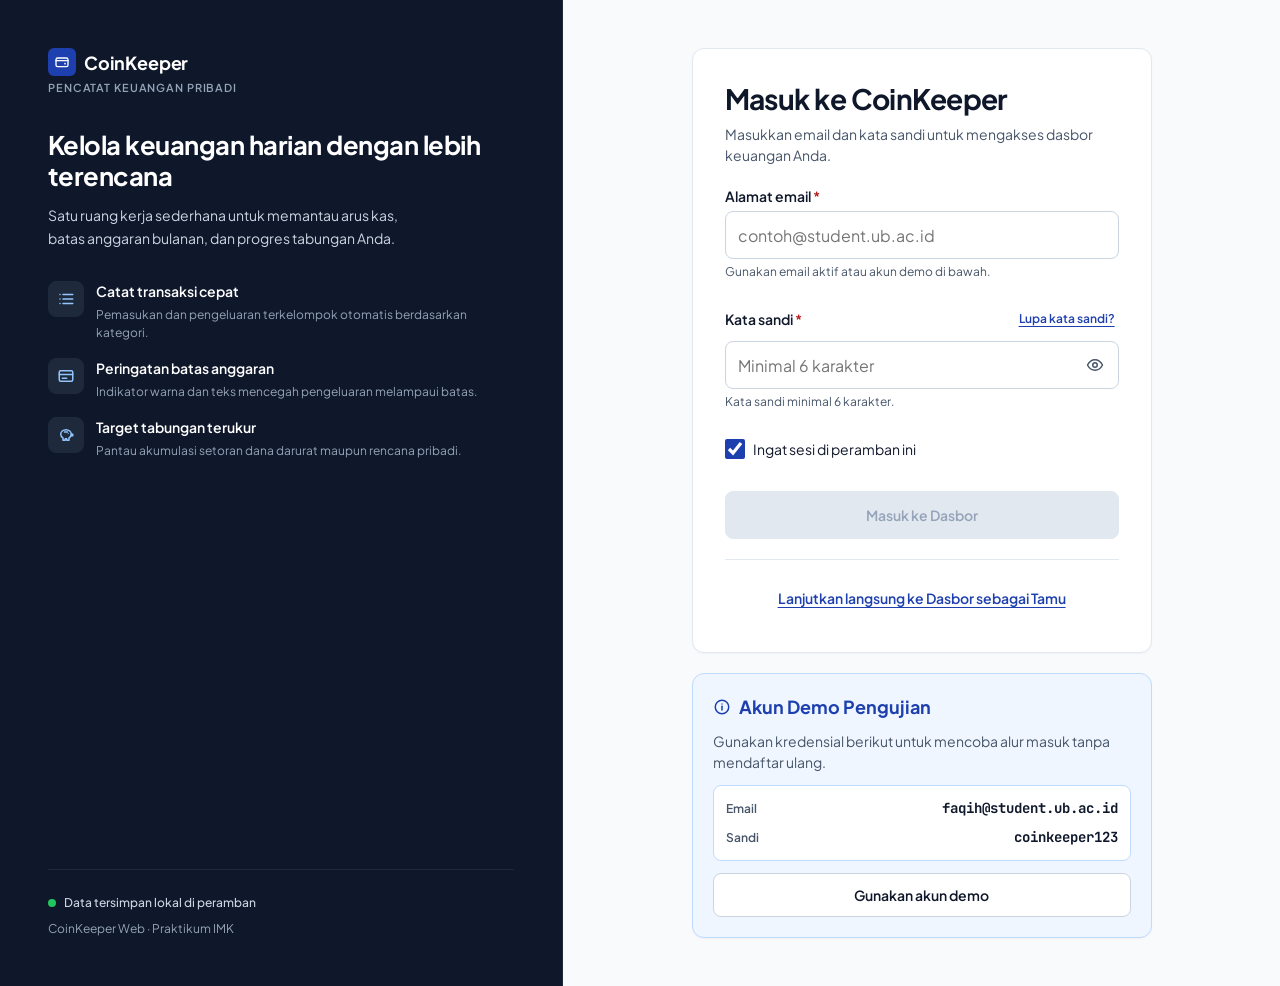
<file: pages/anggaran.html>
<!DOCTYPE html>
<html lang="id">
<head>
  <meta charset="UTF-8">
  <meta name="viewport" content="width=device-width, initial-scale=1.0">
  <title>Anggaran Kategori · CoinKeeper</title>
  <link rel="icon" type="image/svg+xml" href="../assets/favicon.svg">
  <link rel="preconnect" href="https://fonts.googleapis.com">
  <link rel="preconnect" href="https://fonts.gstatic.com" crossorigin>
  <link rel="stylesheet" href="https://fonts.googleapis.com/css2?family=JetBrains+Mono:wght@500;700&family=Plus+Jakarta+Sans:wght@400;500;600;700&display=swap">
  <link rel="stylesheet" href="../css/variables.css">
  <link rel="stylesheet" href="../css/base.css">
  <link rel="stylesheet" href="../css/components.css">
  <link rel="stylesheet" href="../css/pages/anggaran.css">
  <script defer src="../js/data/seed.js"></script>
  <script defer src="../js/utils/format.js"></script>
  <script defer src="../js/utils/storage.js"></script>
  <script defer src="../js/components/icons.js"></script>
  <script defer src="../js/components/layout.js"></script>
  <script defer src="../js/components/modal.js"></script>
  <script defer src="../js/components/toast.js"></script>
  <script defer src="../js/app.js"></script>
  <script defer src="../js/pages/anggaran.js"></script>
</head>
<body data-page="anggaran" data-root=".." data-screen="3 / 5">
  <a href="#konten-utama" class="skip-link">Lewati ke konten utama</a>

  <div class="app-shell">
    <aside id="app-sidebar" class="sidebar" aria-label="Bilah navigasi samping"></aside>
    <header id="app-mobile-topbar" class="mobile-topbar"></header>

    <div class="app-main">
      <main id="konten-utama" class="main-content" tabindex="-1">
        <header class="page-header">
          <div class="page-header__heading">
            <h1 class="page-header__title">Anggaran Kategori</h1>
            <p class="page-header__subtitle">Batasi pengeluaran konsumtif sebelum terlambat.</p>
          </div>
        </header>

        <div class="anggaran-layout">
          <section id="budget-cards-grid" class="anggaran-cards" aria-label="Daftar anggaran per kategori"></section>

          <aside class="anggaran-aside" aria-label="Ringkasan dan peringatan anggaran">
            <section class="card" aria-labelledby="judul-ringkasan-bulanan">
              <h2 id="judul-ringkasan-bulanan" class="card__title">Ringkasan bulanan</h2>
              <p id="summary-total-spent" class="anggaran-summary__value tabular-num">Rp 1.730.000</p>
              <p id="summary-total-limit" class="card__subtitle">dari batas Rp 2.000.000</p>
              <div class="anggaran-summary__bar">
                <div class="progress-track" role="progressbar" id="summary-progress-track" aria-valuemin="0" aria-valuemax="100" aria-valuenow="87">
                  <div id="summary-progress-fill" class="progress-fill progress-fill--hampir" style="width: 87%;"></div>
                </div>
              </div>
              <div id="summary-status-badge" class="anggaran-summary__badge"></div>
              <div class="anggaran-summary__cta">
                <a href="laporan.html" class="btn btn--secondary btn--full">Lihat laporan</a>
              </div>
            </section>

            <section id="anggaran-undo-banner" class="card card--success undo-banner" aria-live="polite" hidden></section>

            <section id="anggaran-warning-card" class="card card--danger" aria-live="polite"></section>
          </aside>
        </div>

        <footer id="app-footer" class="page-footer"></footer>
      </main>
    </div>

    <nav id="app-bottom-nav" class="bottom-nav" aria-label="Navigasi bawah mobile"></nav>
  </div>

  <!-- Dialog Ubah Batas Anggaran -->
  <dialog id="dialog-budget-edit" class="modal" aria-labelledby="dialog-budget-title" aria-describedby="dialog-budget-desc">
    <div class="modal__inner">
      <div class="modal__header">
        <h2 id="dialog-budget-title" class="modal__title">Ubah anggaran</h2>
        <button type="button" class="btn btn--icon" data-dialog-close aria-label="Tutup dialog">
          <span aria-hidden="true">&times;</span>
        </button>
      </div>
      <form id="form-budget-edit" class="modal__body" novalidate>
        <p id="dialog-budget-desc" class="modal__text"></p>
        <div class="form-group">
          <label for="input-budget-limit" class="form-label">
            Batas baru (Rp) <span class="form-label__req" aria-hidden="true">*</span>
          </label>
          <input
            id="input-budget-limit"
            name="limit"
            type="text"
            inputmode="numeric"
            class="form-input tabular-num"
            autocomplete="off"
            required
            aria-describedby="helper-budget-limit error-budget-limit"
          >
          <p id="helper-budget-limit" class="form-helper">Masukkan batas bulanan tanpa titik atau koma.</p>
          <p id="error-budget-limit" class="form-error" role="alert" hidden></p>
        </div>
        <div class="modal__actions">
          <button type="button" class="btn btn--secondary" data-dialog-close>Batal</button>
          <button type="submit" id="btn-save-budget" class="btn btn--primary">Simpan batas</button>
        </div>
      </form>
    </div>
  </dialog>
</body>
</html>
</file>
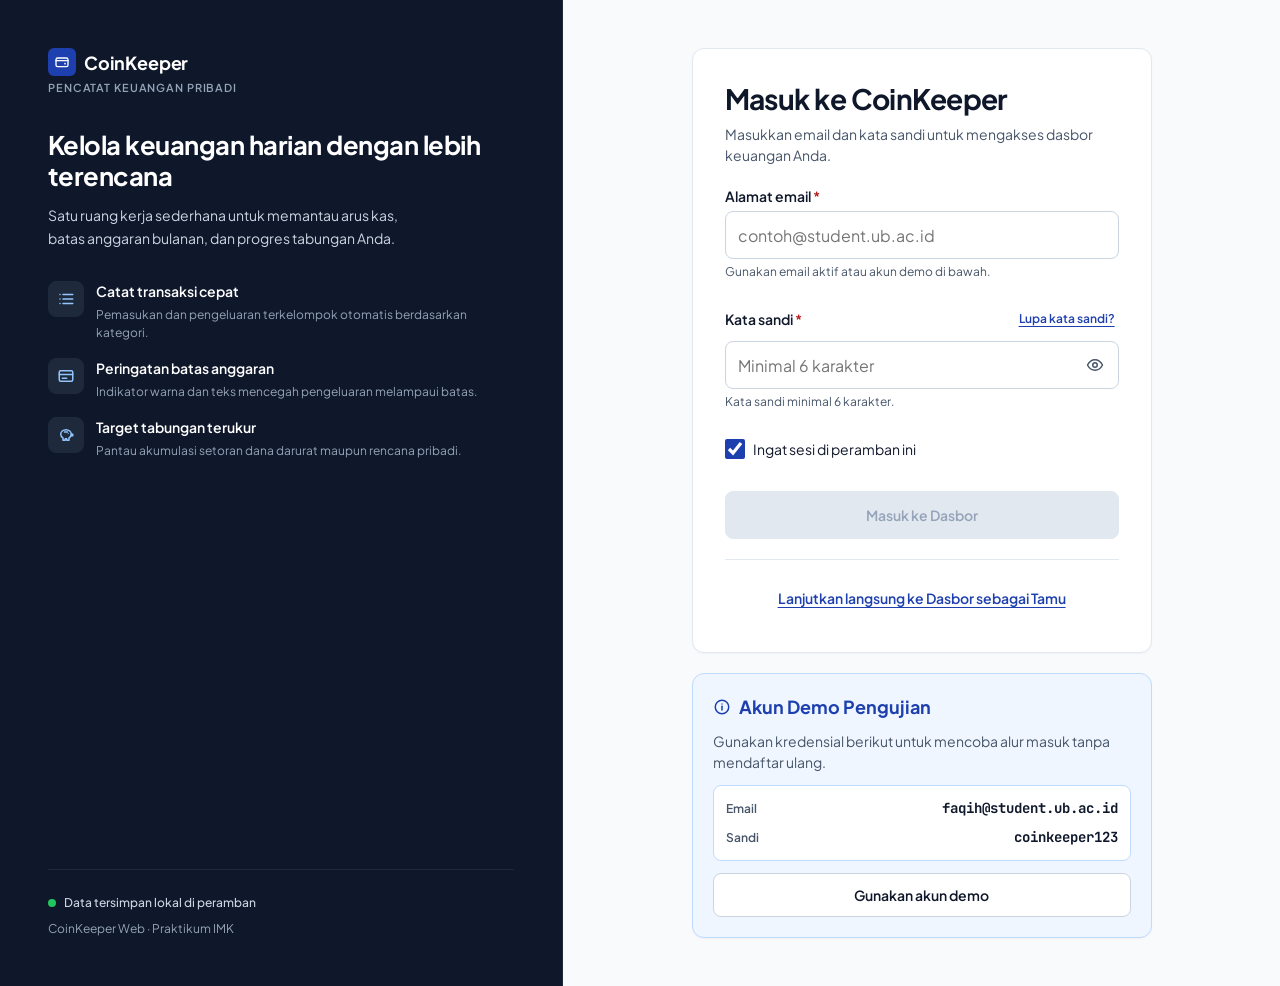
<file: pages/catat-transaksi.html>
<!DOCTYPE html>
<html lang="id">
<head>
  <meta charset="UTF-8">
  <meta name="viewport" content="width=device-width, initial-scale=1.0">
  <title>Catat Transaksi · CoinKeeper</title>
  <link rel="icon" type="image/svg+xml" href="../assets/favicon.svg">
  <link rel="preconnect" href="https://fonts.googleapis.com">
  <link rel="preconnect" href="https://fonts.gstatic.com" crossorigin>
  <link rel="stylesheet" href="https://fonts.googleapis.com/css2?family=JetBrains+Mono:wght@500;700&family=Plus+Jakarta+Sans:wght@400;500;600;700&display=swap">
  <link rel="stylesheet" href="../css/variables.css">
  <link rel="stylesheet" href="../css/base.css">
  <link rel="stylesheet" href="../css/components.css">
  <link rel="stylesheet" href="../css/pages/catat-transaksi.css">
  <script defer src="../js/data/seed.js"></script>
  <script defer src="../js/utils/format.js"></script>
  <script defer src="../js/utils/storage.js"></script>
  <script defer src="../js/components/icons.js"></script>
  <script defer src="../js/components/layout.js"></script>
  <script defer src="../js/components/modal.js"></script>
  <script defer src="../js/components/toast.js"></script>
  <script defer src="../js/app.js"></script>
  <script defer src="../js/pages/catat-transaksi.js"></script>
</head>
<body data-page="catat" data-root=".." data-screen="2 / 5">
  <a href="#konten-utama" class="skip-link">Lewati ke konten utama</a>

  <div class="app-shell">
    <aside id="app-sidebar" class="sidebar" aria-label="Bilah navigasi samping"></aside>
    <header id="app-mobile-topbar" class="mobile-topbar"></header>

    <div class="app-main">
      <main id="konten-utama" class="main-content" tabindex="-1">
        <header class="page-header">
          <div class="page-header__heading">
            <h1 class="page-header__title">Catat Transaksi</h1>
            <p class="page-header__subtitle">Isi cepat, tersimpan dalam satu langkah.</p>
          </div>
        </header>

        <div class="catat-grid">
          <section class="card catat-form-card" aria-labelledby="judul-form-transaksi">
            <h2 id="judul-form-transaksi" class="card__title">Transaksi baru</h2>
            <p class="card__subtitle">Pilih jenis, isi nominal, lalu tentukan kategori.</p>

            <form id="form-transaksi" class="catat-form" novalidate>
              <div class="form-group">
                <span id="label-jenis" class="form-label">Jenis</span>
                <div class="segmented segmented--2" role="group" aria-labelledby="label-jenis">
                  <button type="button" class="segmented__btn segmented__btn--active" data-tx-type="pengeluaran" aria-pressed="true">
                    Pengeluaran
                  </button>
                  <button type="button" class="segmented__btn" data-tx-type="pemasukan" aria-pressed="false">
                    Pemasukan
                  </button>
                </div>
              </div>

              <div class="form-group">
                <label for="input-nominal" class="form-label">
                  Nominal (Rp) <span class="form-label__req" aria-hidden="true">*</span>
                </label>
                <input
                  id="input-nominal"
                  name="nominal"
                  type="text"
                  inputmode="numeric"
                  class="form-input tabular-num"
                  placeholder="25000"
                  autocomplete="off"
                  required
                  aria-describedby="helper-nominal error-nominal"
                >
                <p id="helper-nominal" class="form-helper">Contoh: 25000 (tanpa titik atau koma).</p>
                <p id="error-nominal" class="form-error" role="alert" hidden></p>
              </div>

              <div class="form-group">
                <span id="label-kategori" class="form-label">
                  Kategori <span class="form-label__req" aria-hidden="true">*</span>
                </span>
                <div id="kategori-chips" class="chip-grid" role="group" aria-labelledby="label-kategori"></div>
                <p id="kategori-terpilih" class="form-helper">Kategori terpilih: Makan</p>
              </div>

              <div class="form-group">
                <label for="input-tanggal" class="form-label">
                  Tanggal <span class="form-label__req" aria-hidden="true">*</span>
                </label>
                <input
                  id="input-tanggal"
                  name="tanggal"
                  type="date"
                  class="form-input"
                  value="2026-11-23"
                  required
                  aria-describedby="error-tanggal"
                >
                <p id="error-tanggal" class="form-error" role="alert" hidden></p>
              </div>

              <div class="form-group">
                <label for="input-catatan" class="form-label">Catatan (opsional)</label>
                <input
                  id="input-catatan"
                  name="catatan"
                  type="text"
                  maxlength="80"
                  class="form-input"
                  placeholder="Contoh: Makan siang di kantin"
                >
              </div>

              <div class="catat-form__actions">
                <button type="button" id="btn-batal-tx" class="btn btn--secondary">Batal</button>
                <button type="submit" id="btn-simpan-tx" class="btn btn--primary" disabled>
                  Simpan transaksi
                </button>
              </div>
            </form>
          </section>

          <aside id="riwayat-transaksi" class="catat-aside" aria-label="Riwayat dan panduan transaksi">
            <section class="card" aria-labelledby="judul-riwayat-tx">
              <h2 id="judul-riwayat-tx" class="card__title">Riwayat transaksi</h2>
              <p id="riwayat-subtitle" class="card__subtitle">4 transaksi tercatat</p>
              <ul id="riwayat-list" class="tx-list catat-history-list" aria-live="polite"></ul>
              <div id="riwayat-empty" class="empty-state catat-history-empty" hidden></div>
            </section>

            <section id="catat-undo-banner" class="card card--success undo-banner" aria-live="polite" hidden></section>

            <section class="card card--info" aria-labelledby="judul-panduan-tx">
              <h2 id="judul-panduan-tx" class="card__title card__title--info">Panduan transaksi</h2>
              <p class="card__copy">
                Ketik nominal tanpa pemisah titik/koma lalu pilih chip kategori agar laporan bulanan dan batas anggaran otomatis terperbarui. Gunakan ikon tempat sampah jika ada salah catat.
              </p>
            </section>
          </aside>
        </div>

        <footer id="app-footer" class="page-footer"></footer>
      </main>
    </div>

    <nav id="app-bottom-nav" class="bottom-nav" aria-label="Navigasi bawah mobile"></nav>
  </div>

  <!-- Dialog 1: Transaksi Tersimpan (Closure Feedback) -->
  <dialog id="dialog-tx-saved" class="modal" aria-labelledby="dialog-saved-title" aria-describedby="dialog-saved-desc">
    <div class="modal__inner">
      <div class="modal__header">
        <h2 id="dialog-saved-title" class="modal__title modal__title--success">
          <span id="dialog-saved-icon" aria-hidden="true"></span>
          <span>Transaksi tersimpan</span>
        </h2>
        <button type="button" class="btn btn--icon" data-dialog-close aria-label="Tutup dialog">
          <span aria-hidden="true">&times;</span>
        </button>
      </div>
      <div class="modal__body">
        <p id="dialog-saved-desc" class="modal__text"></p>
      </div>
      <div class="modal__actions">
        <button type="button" class="btn btn--secondary" data-dialog-close>Lanjutkan</button>
        <a href="../index.html" class="btn btn--primary">Ke dasbor</a>
      </div>
    </div>
  </dialog>

  <!-- Dialog 2: Konfirmasi Hapus Destruktif (4 Elemen Wajib) -->
  <dialog id="dialog-tx-delete" class="modal" aria-labelledby="dialog-delete-title" aria-describedby="dialog-delete-desc">
    <div class="modal__inner">
      <div class="modal__header">
        <h2 id="dialog-delete-title" class="modal__title">Hapus transaksi ini?</h2>
        <button type="button" class="btn btn--icon" data-dialog-close aria-label="Tutup dialog">
          <span aria-hidden="true">&times;</span>
        </button>
      </div>
      <div class="modal__body">
        <p id="dialog-delete-item" class="modal__lead"></p>
        <p id="dialog-delete-desc" class="modal__text"></p>
      </div>
      <div class="modal__actions">
        <button type="button" class="btn btn--secondary" data-dialog-close>Batal</button>
        <button type="button" id="btn-confirm-delete" class="btn btn--danger">Ya, Hapus Transaksi</button>
      </div>
    </div>
  </dialog>
</body>
</html>
</file>
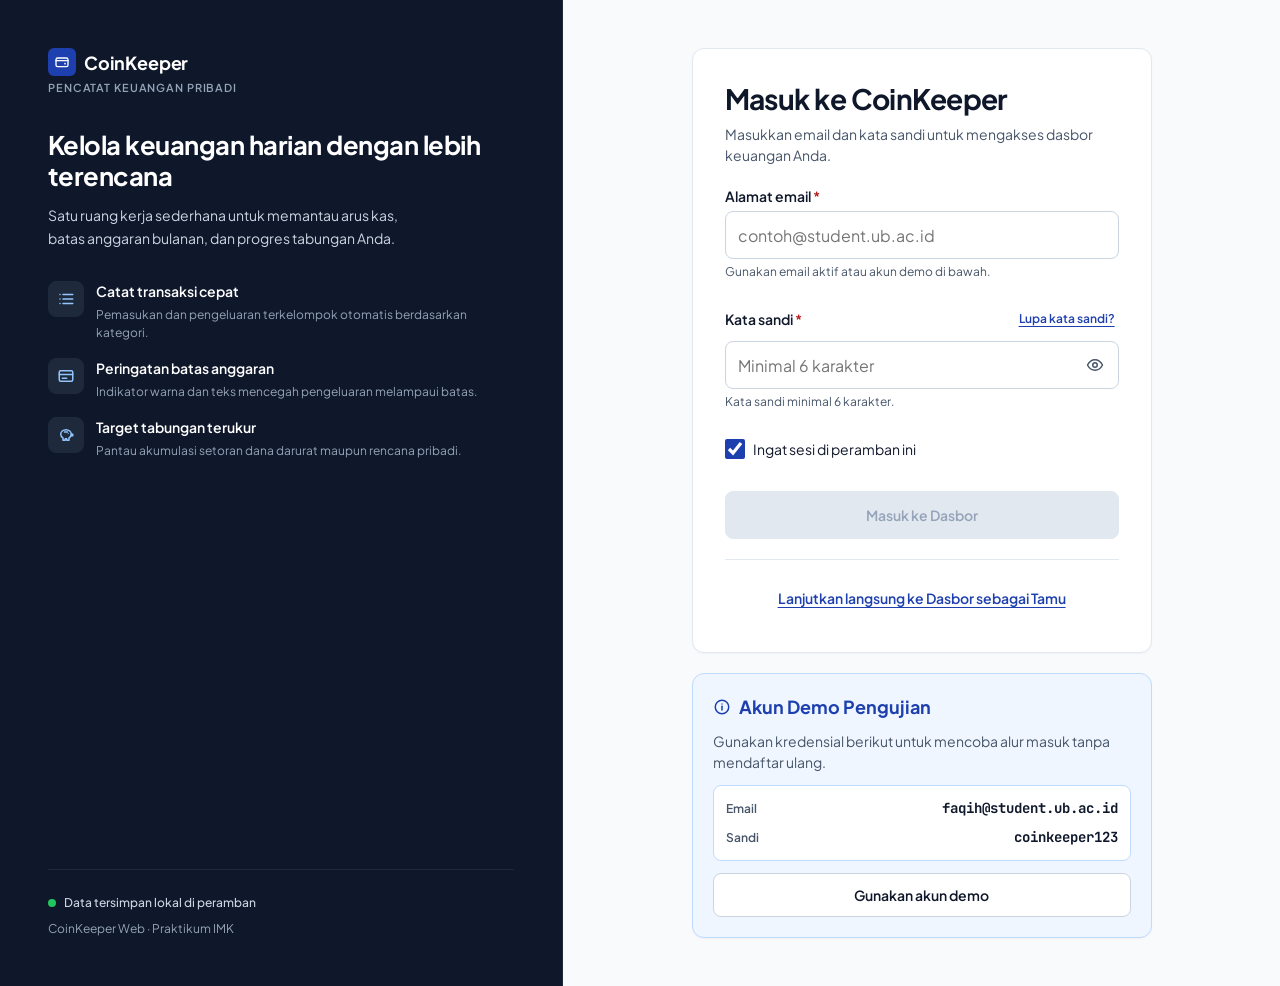
<file: pages/laporan.html>
<!DOCTYPE html>
<html lang="id">
<head>
  <meta charset="UTF-8">
  <meta name="viewport" content="width=device-width, initial-scale=1.0">
  <title>Laporan Bulanan · CoinKeeper</title>
  <link rel="icon" type="image/svg+xml" href="../assets/favicon.svg">
  <link rel="preconnect" href="https://fonts.googleapis.com">
  <link rel="preconnect" href="https://fonts.gstatic.com" crossorigin>
  <link rel="stylesheet" href="https://fonts.googleapis.com/css2?family=JetBrains+Mono:wght@500;700&family=Plus+Jakarta+Sans:wght@400;500;600;700&display=swap">
  <link rel="stylesheet" href="../css/variables.css">
  <link rel="stylesheet" href="../css/base.css">
  <link rel="stylesheet" href="../css/components.css">
  <link rel="stylesheet" href="../css/pages/laporan.css">
  <script defer src="../js/data/seed.js"></script>
  <script defer src="../js/utils/format.js"></script>
  <script defer src="../js/utils/storage.js"></script>
  <script defer src="../js/components/icons.js"></script>
  <script defer src="../js/components/layout.js"></script>
  <script defer src="../js/components/toast.js"></script>
  <script defer src="../js/app.js"></script>
  <script defer src="../js/pages/laporan.js"></script>
</head>
<body data-page="laporan" data-root=".." data-screen="4 / 5">
  <a href="#konten-utama" class="skip-link">Lewati ke konten utama</a>

  <div class="app-shell">
    <aside id="app-sidebar" class="sidebar" aria-label="Bilah navigasi samping"></aside>
    <header id="app-mobile-topbar" class="mobile-topbar"></header>

    <div class="app-main">
      <main id="konten-utama" class="main-content" tabindex="-1">
        <header class="page-header">
          <div class="page-header__heading">
            <h1 class="page-header__title">Laporan Bulanan</h1>
            <p id="laporan-subtitle" class="page-header__subtitle">Pengeluaran per kategori · November 2026</p>
          </div>
          <div class="page-header__action laporan-month-filter">
            <div class="segmented segmented--3" role="group" aria-label="Pilih periode bulan">
              <button type="button" class="segmented__btn" data-month="2026-09" aria-pressed="false">Sep</button>
              <button type="button" class="segmented__btn" data-month="2026-10" aria-pressed="false">Okt</button>
              <button type="button" class="segmented__btn segmented__btn--active" data-month="2026-11" aria-pressed="true">Nov</button>
            </div>
          </div>
        </header>

        <div class="laporan-layout">
          <div class="laporan-main">
            <section class="card" aria-labelledby="judul-grafik-pengeluaran">
              <h2 id="judul-grafik-pengeluaran" class="card__title">Grafik pengeluaran</h2>
              <p class="card__subtitle">Dalam ribuan Rupiah</p>

              <div id="laporan-chart-wrap" class="laporan-chart-wrap"></div>
              <div id="laporan-chart-empty" class="empty-state laporan-chart-empty" hidden></div>

              <div class="laporan-legend" aria-hidden="true">
                <span class="laporan-legend__item">
                  <span class="laporan-legend__dash"></span>
                  <span>Batas anggaran per kategori</span>
                </span>
                <span class="laporan-legend__item">
                  <span class="laporan-legend__over">&times;</span>
                  <span>Melebihi batas anggaran</span>
                </span>
              </div>

              <p id="laporan-chart-focus-note" class="laporan-focus-note" aria-live="polite">
                Arahkan kursor atau fokus keyboard ke batang kategori untuk melihat detail anggaran.
              </p>
            </section>

            <section class="card" aria-labelledby="judul-rincian-laporan">
              <h2 id="judul-rincian-laporan" class="card__title">Rincian laporan</h2>
              <p class="card__subtitle">Ringkasan pos pengeluaran terbesar dan kategori yang memerlukan pengendalian.</p>
              <hr class="divider laporan-divider">
              <div class="laporan-rincian-grid">
                <div>
                  <p class="laporan-rincian__label">Pengeluaran terbesar</p>
                  <p id="rincian-terbesar" class="laporan-rincian__value">Makan · Rp 650.000</p>
                </div>
                <div>
                  <p class="laporan-rincian__label">Perlu perhatian</p>
                  <p id="rincian-perhatian" class="laporan-rincian__value text-terlampaui">Hiburan · Melebihi Rp 60.000</p>
                </div>
              </div>
            </section>
          </div>

          <aside class="laporan-aside" aria-label="Perbandingan dan total pengeluaran bulanan">
            <section class="card" aria-labelledby="judul-perbandingan">
              <h2 id="judul-perbandingan" class="card__title">Perbandingan bulanan</h2>
              <p id="perbandingan-delta" class="laporan-stat-value tabular-num">-Rp 40.000</p>
              <p id="perbandingan-desc" class="card__copy">Turun 2% dibanding bulan sebelumnya.</p>
              <hr class="divider laporan-divider">
              <p id="perbandingan-prev-label" class="card__subtitle">Total bulan lalu (Okt 2026)</p>
              <p id="perbandingan-prev-val" class="laporan-prev-value tabular-num">Rp 1.770.000</p>
            </section>

            <section class="card" aria-labelledby="judul-total-laporan">
              <p id="judul-total-laporan" class="card__subtitle">Total pengeluaran bulan terpilih</p>
              <p id="laporan-total-val" class="laporan-stat-value tabular-num">Rp 1.730.000</p>
              <p id="laporan-total-cats" class="card__subtitle">5 kategori utama tercatat</p>
            </section>
          </aside>
        </div>

        <footer id="app-footer" class="page-footer"></footer>
      </main>
    </div>

    <nav id="app-bottom-nav" class="bottom-nav" aria-label="Navigasi bawah mobile"></nav>
  </div>
</body>
</html>
</file>
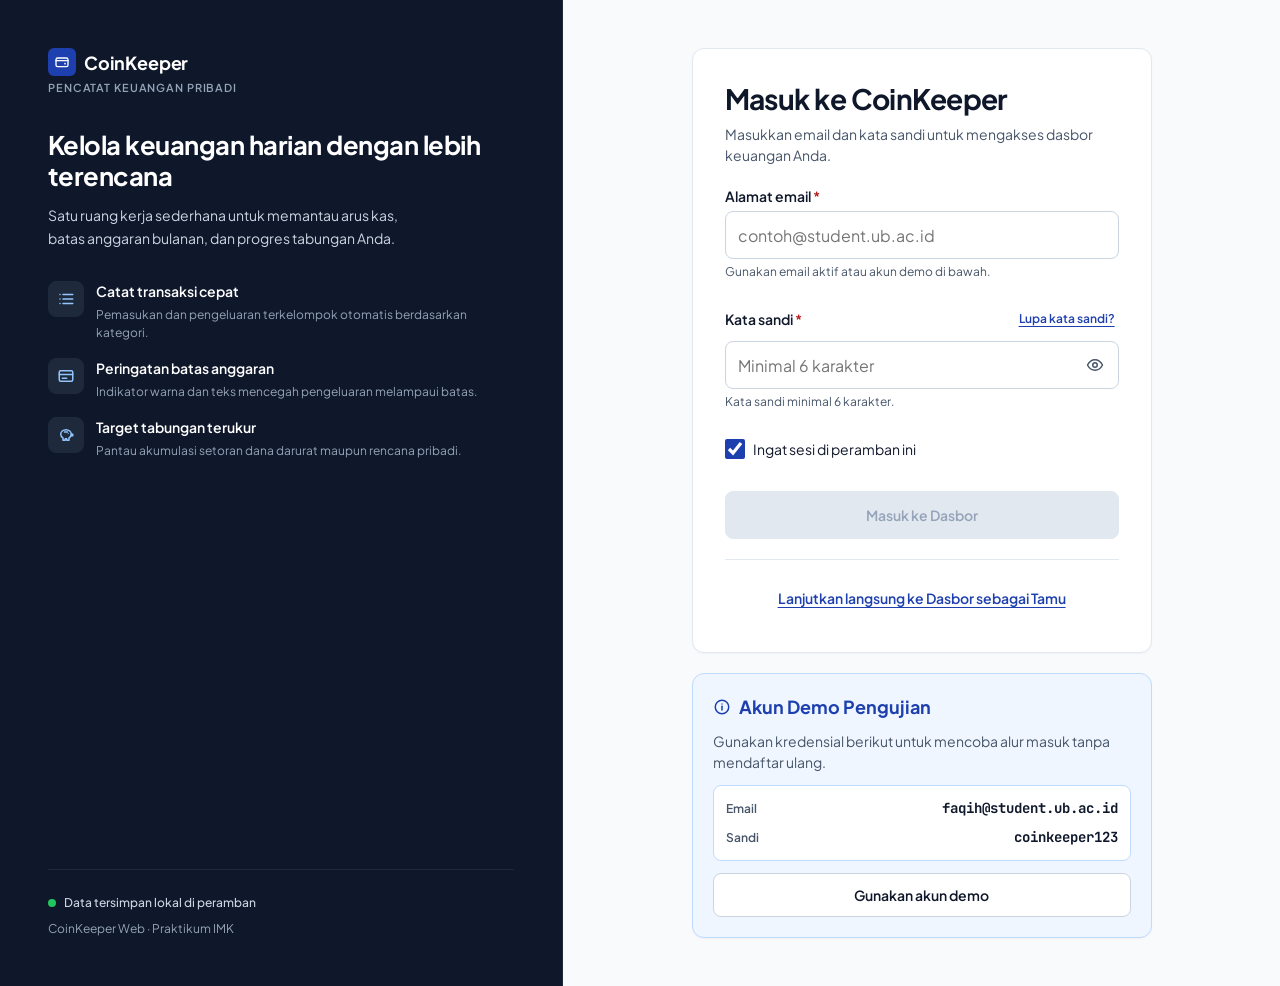
<file: pages/login.html>
<!DOCTYPE html>
<html lang="id">
<head>
  <meta charset="UTF-8">
  <meta name="viewport" content="width=device-width, initial-scale=1.0">
  <title>Masuk Akun · CoinKeeper</title>
  <link rel="icon" type="image/svg+xml" href="../assets/favicon.svg">
  <link rel="preconnect" href="https://fonts.googleapis.com">
  <link rel="preconnect" href="https://fonts.gstatic.com" crossorigin>
  <link rel="stylesheet" href="https://fonts.googleapis.com/css2?family=JetBrains+Mono:wght@500;700&family=Plus+Jakarta+Sans:wght@400;500;600;700&display=swap">
  <link rel="stylesheet" href="../css/variables.css">
  <link rel="stylesheet" href="../css/base.css">
  <link rel="stylesheet" href="../css/components.css">
  <link rel="stylesheet" href="../css/pages/login.css">
  <script defer src="../js/data/seed.js"></script>
  <script defer src="../js/utils/format.js"></script>
  <script defer src="../js/utils/storage.js"></script>
  <script defer src="../js/components/icons.js"></script>
  <script defer src="../js/components/modal.js"></script>
  <script defer src="../js/components/toast.js"></script>
  <script defer src="../js/pages/login.js"></script>
</head>
<body class="login-page" data-page="login" data-root="..">
  <a href="#konten-utama" class="skip-link">Lewati ke formulir masuk</a>

  <div class="login-shell">
    <header class="login-mobile-bar" aria-label="Identitas aplikasi">
      <div class="login-mobile-bar__brand">
        <div class="brand-mark">
          <span class="brand-mark__badge" data-icon="wallet" data-size="16" aria-hidden="true"></span>
          <span class="brand-mark__name">CoinKeeper</span>
        </div>
        <span class="brand-sublabel">PENCATAT KEUANGAN</span>
      </div>
      <div class="login-mobile-bar__status">
        <span class="online-dot" aria-hidden="true"></span>
        <span>Akses lokal</span>
      </div>
    </header>

    <aside class="login-brand" aria-label="Ringkasan fitur CoinKeeper">
      <div class="login-brand__top">
        <div class="brand-mark">
          <span class="brand-mark__badge" data-icon="wallet" data-size="16" aria-hidden="true"></span>
          <span class="brand-mark__name">CoinKeeper</span>
        </div>
        <p class="brand-sublabel login-brand__sublabel">PENCATAT KEUANGAN PRIBADI</p>

        <div class="login-brand__intro">
          <p class="login-brand__title">Kelola keuangan harian dengan lebih terencana</p>
          <p class="login-brand__desc">
            Satu ruang kerja sederhana untuk memantau arus kas, batas anggaran bulanan, dan progres tabungan Anda.
          </p>
        </div>

        <ul class="login-feature-list">
          <li class="login-feature">
            <span class="login-feature__icon" data-icon="list" data-size="18" aria-hidden="true"></span>
            <div class="login-feature__text">
              <p class="login-feature__title">Catat transaksi cepat</p>
              <p class="login-feature__desc">Pemasukan dan pengeluaran terkelompok otomatis berdasarkan kategori.</p>
            </div>
          </li>
          <li class="login-feature">
            <span class="login-feature__icon" data-icon="budget" data-size="18" aria-hidden="true"></span>
            <div class="login-feature__text">
              <p class="login-feature__title">Peringatan batas anggaran</p>
              <p class="login-feature__desc">Indikator warna dan teks mencegah pengeluaran melampaui batas.</p>
            </div>
          </li>
          <li class="login-feature">
            <span class="login-feature__icon" data-icon="piggy" data-size="18" aria-hidden="true"></span>
            <div class="login-feature__text">
              <p class="login-feature__title">Target tabungan terukur</p>
              <p class="login-feature__desc">Pantau akumulasi setoran dana darurat maupun rencana pribadi.</p>
            </div>
          </li>
        </ul>
      </div>

      <footer class="login-brand__footer">
        <div class="login-brand__status">
          <span class="online-dot" aria-hidden="true"></span>
          <span>Data tersimpan lokal di peramban</span>
        </div>
        <p class="login-brand__meta">CoinKeeper Web · Praktikum IMK</p>
      </footer>
    </aside>

    <main id="konten-utama" class="login-main" tabindex="-1">
      <div class="login-container">
        <section class="card login-card" aria-labelledby="login-heading">
          <header class="login-card__header">
            <h1 id="login-heading" class="login-card__title">Masuk ke CoinKeeper</h1>
            <p class="login-card__subtitle">
              Masukkan email dan kata sandi untuk mengakses dasbor keuangan Anda.
            </p>
          </header>

          <form id="login-form" class="login-form" novalidate>
            <div class="form-group">
              <label for="login-email" class="form-label">
                Alamat email <span class="form-label__req" aria-hidden="true">*</span>
              </label>
              <input
                id="login-email"
                name="email"
                type="email"
                class="form-input"
                autocomplete="email"
                inputmode="email"
                placeholder="contoh@student.ub.ac.id"
                required
                aria-describedby="email-helper email-error"
                aria-invalid="false"
              >
              <p id="email-helper" class="form-helper">Gunakan email aktif atau akun demo di bawah.</p>
              <p id="email-error" class="form-error" role="alert" hidden></p>
            </div>

            <div class="form-group">
              <div class="login-label-row">
                <label for="login-password" class="form-label login-label-row__label">
                  Kata sandi <span class="form-label__req" aria-hidden="true">*</span>
                </label>
                <button type="button" id="btn-forgot-password" class="text-link text-link--sm">
                  Lupa kata sandi?
                </button>
              </div>
              <div class="password-field">
                <input
                  id="login-password"
                  name="password"
                  type="password"
                  class="form-input password-field__input"
                  autocomplete="current-password"
                  placeholder="Minimal 6 karakter"
                  required
                  aria-describedby="password-helper password-error"
                  aria-invalid="false"
                >
                <button
                  type="button"
                  id="btn-toggle-password"
                  class="btn btn--icon password-field__toggle"
                  aria-label="Tampilkan kata sandi"
                  aria-pressed="false"
                ></button>
              </div>
              <p id="password-helper" class="form-helper">Kata sandi minimal 6 karakter.</p>
              <p id="password-error" class="form-error" role="alert" hidden></p>
            </div>

            <div class="login-options">
              <label class="checkbox-label" for="login-remember">
                <input id="login-remember" name="remember" type="checkbox" class="checkbox-label__input" checked>
                <span>Ingat sesi di peramban ini</span>
              </label>
            </div>

            <div class="login-form__submit">
              <button type="submit" id="btn-login-submit" class="btn btn--primary btn--full" disabled>
                Masuk ke Dasbor
              </button>
            </div>
          </form>

          <p class="login-card__footer">
            <button type="button" id="btn-guest-login" class="text-link">
              Lanjutkan langsung ke Dasbor sebagai Tamu
            </button>
          </p>
        </section>

        <aside class="card card--info login-demo" aria-labelledby="demo-title">
          <div class="login-demo__header">
            <h2 id="demo-title" class="card__title card__title--info login-demo__title">
              <span data-icon="info" data-size="18" aria-hidden="true"></span>
              <span>Akun Demo Pengujian</span>
            </h2>
            <p class="card__copy">
              Gunakan kredensial berikut untuk mencoba alur masuk tanpa mendaftar ulang.
            </p>
          </div>
          <dl class="login-demo__creds">
            <div class="login-demo__row">
              <dt class="login-demo__label">Email</dt>
              <dd class="login-demo__value tabular-num">faqih@student.ub.ac.id</dd>
            </div>
            <div class="login-demo__row">
              <dt class="login-demo__label">Sandi</dt>
              <dd class="login-demo__value tabular-num">coinkeeper123</dd>
            </div>
          </dl>
          <button type="button" id="btn-fill-demo" class="btn btn--secondary btn--sm btn--full">
            Gunakan akun demo
          </button>
        </aside>
      </div>
    </main>
  </div>

  <dialog id="dialog-forgot-password" class="modal" aria-labelledby="forgot-dialog-title">
    <div class="modal__inner">
      <header class="modal__header">
        <h2 id="forgot-dialog-title" class="modal__title">
          <span data-icon="info" data-size="20" aria-hidden="true"></span>
          <span>Bantuan Kata Sandi</span>
        </h2>
        <button
          type="button"
          class="btn btn--icon"
          data-dialog-close
          aria-label="Tutup dialog bantuan kata sandi"
          data-close-icon
        ></button>
      </header>
      <div class="modal__body">
        <p class="modal__lead">Aplikasi berjalan secara lokal tanpa server autentikasi.</p>
        <p class="modal__text">
          Anda tidak memerlukan tautan pemulihan email. Isi formulir dengan akun demo
          (<span class="tabular-num">faqih@student.ub.ac.id</span> / <span class="tabular-num">coinkeeper123</span>)
          atau masukkan alamat email apa pun dengan kata sandi minimal 6 karakter.
        </p>
      </div>
      <div class="modal__actions">
        <button type="button" class="btn btn--secondary" data-dialog-close>Tutup</button>
        <button type="button" id="btn-modal-use-demo" class="btn btn--primary">Gunakan akun demo</button>
      </div>
    </div>
  </dialog>
</body>
</html>
</file>
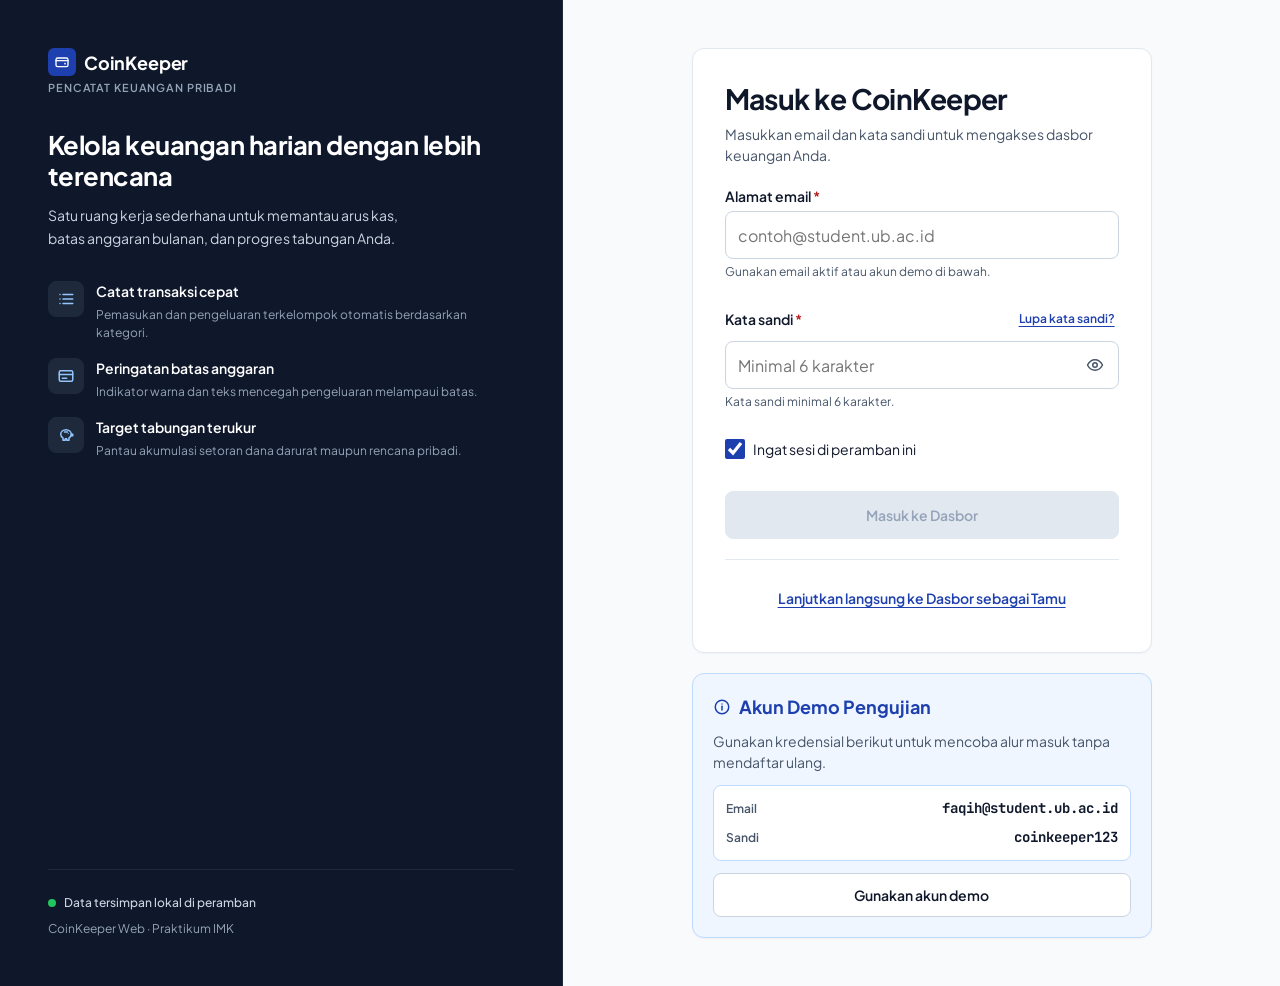
<file: pages/tabungan.html>
<!DOCTYPE html>
<html lang="id">
<head>
  <meta charset="UTF-8">
  <meta name="viewport" content="width=device-width, initial-scale=1.0">
  <title>Rencana Tabungan · CoinKeeper</title>
  <link rel="icon" type="image/svg+xml" href="../assets/favicon.svg">
  <link rel="preconnect" href="https://fonts.googleapis.com">
  <link rel="preconnect" href="https://fonts.gstatic.com" crossorigin>
  <link rel="stylesheet" href="https://fonts.googleapis.com/css2?family=JetBrains+Mono:wght@500;700&family=Plus+Jakarta+Sans:wght@400;500;600;700&display=swap">
  <link rel="stylesheet" href="../css/variables.css">
  <link rel="stylesheet" href="../css/base.css">
  <link rel="stylesheet" href="../css/components.css">
  <link rel="stylesheet" href="../css/pages/tabungan.css">
  <script defer src="../js/data/seed.js"></script>
  <script defer src="../js/utils/format.js"></script>
  <script defer src="../js/utils/storage.js"></script>
  <script defer src="../js/components/icons.js"></script>
  <script defer src="../js/components/layout.js"></script>
  <script defer src="../js/components/modal.js"></script>
  <script defer src="../js/components/toast.js"></script>
  <script defer src="../js/app.js"></script>
  <script defer src="../js/pages/tabungan.js"></script>
</head>
<body data-page="tabungan" data-root=".." data-screen="5 / 5">
  <a href="#konten-utama" class="skip-link">Lewati ke konten utama</a>

  <div class="app-shell">
    <aside id="app-sidebar" class="sidebar" aria-label="Bilah navigasi samping"></aside>
    <header id="app-mobile-topbar" class="mobile-topbar"></header>

    <div class="app-main">
      <main id="konten-utama" class="main-content" tabindex="-1">
        <header class="page-header">
          <div class="page-header__heading">
            <h1 class="page-header__title">Rencana Tabungan</h1>
            <p id="tabungan-subtitle" class="page-header__subtitle">Total terkumpul Rp 1.900.000</p>
          </div>
          <div class="page-header__action">
            <button type="button" id="btn-open-new-goal" class="btn btn--primary btn--full">
              <span aria-hidden="true">+</span>
              <span>Target Baru</span>
            </button>
          </div>
        </header>

        <div class="tabungan-layout">
          <section class="tabungan-main" aria-label="Daftar target tabungan">
            <div id="goals-grid" class="goals-grid"></div>
            <div id="goals-empty" class="empty-state" hidden></div>
          </section>

          <aside class="tabungan-aside" aria-label="Ringkasan dan catatan tabungan">
            <section class="card" aria-labelledby="judul-ringkasan-tabungan">
              <p id="judul-ringkasan-tabungan" class="card__subtitle">Total tabungan</p>
              <p id="summary-savings-total" class="tabungan-summary__value tabular-num">Rp 1.900.000</p>
              <p id="summary-goals-count" class="card__subtitle">2 target aktif</p>
              <p id="summary-available-saldo" class="tabungan-summary__saldo tabular-num">Saldo utama tersedia: Rp 1.430.000</p>
              <hr class="divider tabungan-divider">
              <h2 class="tabungan-reminder-title">Pengingat</h2>
              <p class="card__copy">
                Sisihkan sebagian uang saku di awal bulan agar target tabungan tercapai tepat waktu tanpa mengganggu kebutuhan pokok.
              </p>
            </section>

            <section id="tabungan-undo-banner" class="card card--success undo-banner" aria-live="polite" hidden></section>

            <section class="card card--info" aria-labelledby="judul-catatan-tabungan">
              <h2 id="judul-catatan-tabungan" class="card__title card__title--info">Catatan tabungan</h2>
              <p class="card__copy">
                Setiap setoran memindahkan dana dari saldo utama ke target pilihan Anda dan tervalidasi otomatis agar saldo tidak minus.
              </p>
            </section>
          </aside>
        </div>

        <footer id="app-footer" class="page-footer"></footer>
      </main>
    </div>

    <nav id="app-bottom-nav" class="bottom-nav" aria-label="Navigasi bawah mobile"></nav>
  </div>

  <!-- Dialog 1: Setor Tabungan -->
  <dialog id="dialog-goal-deposit" class="modal" aria-labelledby="dialog-deposit-title" aria-describedby="dialog-deposit-desc">
    <div class="modal__inner">
      <div class="modal__header">
        <h2 id="dialog-deposit-title" class="modal__title">Setor tabungan</h2>
        <button type="button" class="btn btn--icon" data-dialog-close aria-label="Tutup dialog">
          <span aria-hidden="true">&times;</span>
        </button>
      </div>
      <form id="form-goal-deposit" class="modal__body" novalidate>
        <p id="dialog-deposit-desc" class="modal__text"></p>
        <div class="form-group">
          <label for="input-deposit-amount" class="form-label">
            Nominal setoran (Rp) <span class="form-label__req" aria-hidden="true">*</span>
          </label>
          <input
            id="input-deposit-amount"
            name="amount"
            type="text"
            inputmode="numeric"
            class="form-input tabular-num"
            placeholder="100000"
            autocomplete="off"
            required
            aria-describedby="helper-deposit-amount error-deposit-amount"
          >
          <p id="helper-deposit-amount" class="form-helper">Contoh: 100000 (tanpa titik atau koma).</p>
          <p id="error-deposit-amount" class="form-error" role="alert" hidden></p>
        </div>
        <div class="modal__actions">
          <button type="button" class="btn btn--secondary" data-dialog-close>Batal</button>
          <button type="submit" id="btn-confirm-deposit" class="btn btn--primary" disabled>Konfirmasi setor</button>
        </div>
      </form>
    </div>
  </dialog>

  <!-- Dialog 2: Target Tabungan Baru -->
  <dialog id="dialog-goal-new" class="modal" aria-labelledby="dialog-new-goal-title" aria-describedby="dialog-new-goal-desc">
    <div class="modal__inner">
      <div class="modal__header">
        <h2 id="dialog-new-goal-title" class="modal__title">Target baru</h2>
        <button type="button" class="btn btn--icon" data-dialog-close aria-label="Tutup dialog">
          <span aria-hidden="true">&times;</span>
        </button>
      </div>
      <form id="form-goal-new" class="modal__body" novalidate>
        <p id="dialog-new-goal-desc" class="modal__text">
          Tentukan nama tujuan, target dana, dan perkiraan tenggat pencapaian.
        </p>

        <div class="form-group">
          <label for="input-goal-name" class="form-label">
            Nama target <span class="form-label__req" aria-hidden="true">*</span>
          </label>
          <input
            id="input-goal-name"
            name="name"
            type="text"
            maxlength="50"
            class="form-input"
            placeholder="Contoh: Biaya KKN"
            required
            aria-describedby="error-goal-name"
          >
          <p id="error-goal-name" class="form-error" role="alert" hidden></p>
        </div>

        <div class="form-group">
          <label for="input-goal-target" class="form-label">
            Nominal tujuan (Rp) <span class="form-label__req" aria-hidden="true">*</span>
          </label>
          <input
            id="input-goal-target"
            name="target"
            type="text"
            inputmode="numeric"
            class="form-input tabular-num"
            placeholder="2000000"
            autocomplete="off"
            required
            aria-describedby="helper-goal-target error-goal-target"
          >
          <p id="helper-goal-target" class="form-helper">Contoh: 2000000 (tanpa titik atau koma).</p>
          <p id="error-goal-target" class="form-error" role="alert" hidden></p>
        </div>

        <div class="form-group">
          <label for="input-goal-deadline" class="form-label">
            Tenggat <span class="form-label__req" aria-hidden="true">*</span>
          </label>
          <input
            id="input-goal-deadline"
            name="deadline"
            type="date"
            class="form-input"
            value="2027-08-31"
            required
            aria-describedby="error-goal-deadline"
          >
          <p id="error-goal-deadline" class="form-error" role="alert" hidden></p>
        </div>

        <div class="modal__actions">
          <button type="button" class="btn btn--secondary" data-dialog-close>Batal</button>
          <button type="submit" id="btn-create-goal" class="btn btn--primary">Buat target</button>
        </div>
      </form>
    </div>
  </dialog>
</body>
</html>
</file>
<file: css/variables.css>
/* ==========================================================================
   CoinKeeper Design Tokens
   Sumber: Kanvas Figma web-hi-fi (124:2) & Laporan Tahap 2 Bab 2 (WCAG 2.2 AA)
   ========================================================================== */

:root {
  /* 1. Navigasi Gelap & Identitas Sidebar */
  --color-sidebar-bg: #0F172A;
  --color-sidebar-hover: #1E293B;
  --color-sidebar-border: #1E293B;
  --color-sidebar-text: #CBD5E1;
  --color-sidebar-muted: #94A3B8;
  --color-sidebar-text-active: #FFFFFF;
  --color-sidebar-focus: #93C5FD;
  --color-online-dot: #22C55E;

  /* 2. Proporsi 60% Permukaan & Latar Kanvas */
  --color-bg-canvas: #F8FAFC;
  --color-bg-surface: #FFFFFF;
  --color-bg-muted: #F1F5F9;
  --color-bg-info-tint: #EFF6FF;
  --color-border-info: #BFDBFE;

  /* 3. Proporsi 30% Teks & Struktur */
  --color-text-primary: #0F172A;
  --color-text-secondary: #475569;
  --color-text-muted: #64748B;
  --color-border-card: #E2E8F0;
  --color-border-input: #CBD5E1;

  /* 4. Proporsi 10% Aksen Aksi Primer */
  --color-action-primary: #1E40AF;
  --color-action-hover: #1D4ED8;
  --color-action-active: #172554;
  --color-action-text: #FFFFFF;
  --color-action-disabled-bg: #E2E8F0;
  --color-action-disabled-text: #94A3B8;

  /* 5. Palet Semantik Status (Dual-Signifier) */
  --color-status-success-bg: #F0FDF4;
  --color-status-success-border: #BBF7D0;
  --color-status-success-text: #166534;
  --color-status-success-bar: #15803D;

  --color-status-warning-bg: #FFFBEB;
  --color-status-warning-border: #FDE68A;
  --color-status-warning-text: #92400E;
  --color-status-warning-bar: #D97706;

  --color-status-danger-bg: #FEF2F2;
  --color-status-danger-border: #FECACA;
  --color-status-danger-text: #991B1B;
  --color-status-danger-solid: #B91C1C;
  --color-status-danger-hover: #991B1B;

  /* 6. Overlay Backdrop Modal (Figure-Ground) */
  --color-backdrop: rgba(21, 26, 37, 0.60);

  /* 7. Tipografi & Skala Modular (Major Third r = 1.250) */
  --font-sans: 'Plus Jakarta Sans', 'Inter', system-ui, -apple-system, 'Segoe UI', Roboto, Helvetica, Arial, sans-serif;
  --font-mono: 'JetBrains Mono', 'Roboto Mono', ui-monospace, SFMono-Regular, Menlo, Consolas, monospace;

  --text-h1: 2rem;         /* 32px */
  --text-kpi: 1.75rem;     /* 28px */
  --text-h2: 1.25rem;      /* 20px */
  --text-h3: 1.125rem;     /* 18px */
  --text-body: 1rem;       /* 16px */
  --text-label: 0.875rem;  /* 14px */
  --text-caption: 0.75rem; /* 12px */

  /* 8. Sistem Spasi 8-Titik (8-Point Grid) */
  --space-1: 4px;
  --space-2: 8px;
  --space-3: 12px;
  --space-4: 16px;
  --space-5: 20px;
  --space-6: 24px;
  --space-8: 32px;
  --space-12: 48px;

  /* 9. Dimensi Layout & Target Sentuh */
  --sidebar-width: 240px;
  --content-max-width: 1200px;
  --bottom-nav-height: 68px;
  --touch-target-min: 44px;
  --control-height: 48px;

  /* 10. Radius Sudut, Bayangan, & Durasi Micro-interaction */
  --radius-sm: 6px;
  --radius-md: 8px;
  --radius-lg: 12px;
  --radius-pill: 9999px;

  --shadow-card: 0 1px 2px rgba(15, 23, 42, 0.04);
  --shadow-hover: 0 4px 6px -1px rgba(0, 0, 0, 0.1), 0 2px 4px -2px rgba(0, 0, 0, 0.06);
  --shadow-modal: 0 20px 25px -5px rgba(15, 23, 42, 0.25);

  --duration-instant: 80ms;
  --duration-ui: 200ms;
}
</file>
<file: css/base.css>
/* ==========================================================================
   CoinKeeper Base Styles, Typography & Responsive App Shell
   ========================================================================== */

*,
*::before,
*::after {
  box-sizing: border-box;
  margin: 0;
  padding: 0;
}

html {
  font-size: 16px;
  -webkit-text-size-adjust: 100%;
}

body {
  font-family: var(--font-sans);
  font-size: var(--text-body);
  line-height: 1.5;
  color: var(--color-text-primary);
  background-color: var(--color-bg-canvas);
  min-height: 100vh;
  overflow-x: hidden;
}

img,
svg {
  display: block;
  max-width: 100%;
}

button,
input,
select,
textarea {
  font: inherit;
  color: inherit;
}

button {
  cursor: pointer;
}

a {
  color: inherit;
  text-decoration: none;
}

ul,
ol {
  list-style: none;
}

/* Utilitas Aksesibilitas & Angka Tabular */
.sr-only {
  position: absolute;
  width: 1px;
  height: 1px;
  padding: 0;
  margin: -1px;
  overflow: hidden;
  clip: rect(0, 0, 0, 0);
  white-space: nowrap;
  border: 0;
}

.skip-link {
  position: fixed;
  top: -120px;
  left: var(--space-4);
  z-index: 1000;
  padding: var(--space-3) var(--space-5);
  background-color: var(--color-action-primary);
  color: var(--color-action-text);
  font-weight: 600;
  font-size: var(--text-label);
  border-radius: var(--radius-md);
  box-shadow: var(--shadow-hover);
  transition: top var(--duration-instant) ease-out;
}

.skip-link:focus {
  top: var(--space-4);
}

:focus-visible {
  outline: 3px solid var(--color-action-hover);
  outline-offset: 2px;
  border-radius: var(--radius-sm);
}

.tabular-num {
  font-family: var(--font-mono);
  font-variant-numeric: tabular-nums;
}

/* ==========================================================================
   App Shell (Desktop 240px Sidebar + Mobile Topbar & Sticky Bottom Nav)
   ========================================================================== */

.app-shell {
  min-height: 100vh;
  display: flex;
  flex-direction: column;
}

/* Desktop Sidebar (tersembunyi di bawah 1024px) */
.sidebar {
  display: none;
  background-color: var(--color-sidebar-bg);
  color: var(--color-sidebar-text);
}

.sidebar :focus-visible,
.mobile-topbar :focus-visible,
.bottom-nav :focus-visible {
  outline-color: var(--color-sidebar-focus);
}

/* Mobile / Tablet Topbar (terlihat di bawah 1024px) */
.mobile-topbar {
  background-color: var(--color-sidebar-bg);
  color: var(--color-sidebar-text-active);
  padding: var(--space-3) var(--space-4);
  display: flex;
  align-items: center;
  justify-content: space-between;
  gap: var(--space-3);
  border-bottom: 1px solid var(--color-sidebar-border);
}

.mobile-topbar__brand {
  display: flex;
  flex-direction: column;
  gap: var(--space-1);
}

.brand-mark {
  display: inline-flex;
  align-items: center;
  gap: var(--space-2);
}

.brand-mark__badge {
  width: 28px;
  height: 28px;
  border-radius: var(--radius-sm);
  background-color: var(--color-action-primary);
  color: var(--color-sidebar-text-active);
  display: inline-flex;
  align-items: center;
  justify-content: center;
  flex-shrink: 0;
}

.brand-mark__name {
  font-size: 1.125rem;
  font-weight: 700;
  letter-spacing: -0.01em;
  color: var(--color-sidebar-text-active);
}

.brand-sublabel {
  font-size: 0.6875rem;
  font-weight: 600;
  letter-spacing: 0.08em;
  text-transform: uppercase;
  color: var(--color-sidebar-muted);
}

.mobile-topbar__right {
  display: flex;
  align-items: center;
  gap: var(--space-2);
  min-width: 0;
  flex-shrink: 0;
}

.mobile-topbar__profile {
  display: flex;
  flex-direction: column;
  align-items: flex-end;
  text-align: right;
  min-width: 0;
}

.mobile-topbar__logout {
  width: var(--touch-target-min);
  height: var(--touch-target-min);
  border-radius: var(--radius-md);
  border: 1px solid var(--color-sidebar-border);
  background-color: var(--color-sidebar-hover);
  color: var(--color-sidebar-text);
  display: inline-flex;
  align-items: center;
  justify-content: center;
  flex-shrink: 0;
  transition:
    background-color var(--duration-instant),
    color var(--duration-instant),
    transform var(--duration-instant);
}

.mobile-topbar__logout:hover {
  background-color: var(--color-action-primary);
  border-color: var(--color-action-primary);
  color: var(--color-sidebar-text-active);
}

.mobile-topbar__logout:active {
  transform: scale(0.96);
}

.profile-row {
  display: inline-flex;
  align-items: center;
  gap: var(--space-2);
}

.profile-name {
  font-size: var(--text-label);
  font-weight: 600;
  color: var(--color-sidebar-text-active);
}

.profile-type {
  font-size: var(--text-caption);
  color: var(--color-sidebar-muted);
}

.online-dot {
  width: 8px;
  height: 8px;
  border-radius: var(--radius-pill);
  background-color: var(--color-online-dot);
  flex-shrink: 0;
}

/* Sticky Bottom Navigation (Mobile & Tablet) */
.bottom-nav {
  position: fixed;
  left: 0;
  right: 0;
  bottom: 0;
  z-index: 40;
  background-color: var(--color-sidebar-bg);
  border-top: 1px solid var(--color-sidebar-border);
  padding: var(--space-1) var(--space-2);
}

.bottom-nav__list {
  display: grid;
  grid-template-columns: repeat(5, minmax(0, 1fr));
  gap: var(--space-1);
}

.bottom-nav__link {
  min-height: 54px;
  padding: var(--space-1) 2px;
  border-radius: var(--radius-md);
  color: var(--color-sidebar-text);
  display: flex;
  flex-direction: column;
  align-items: center;
  justify-content: center;
  gap: 3px;
  font-size: 0.6875rem;
  font-weight: 500;
  line-height: 1.15;
  text-align: center;
  transition: background-color var(--duration-instant), color var(--duration-instant);
}

.bottom-nav__link:hover {
  background-color: var(--color-sidebar-hover);
  color: var(--color-sidebar-text-active);
}

.bottom-nav__link[aria-current="page"] {
  background-color: var(--color-action-primary);
  color: var(--color-sidebar-text-active);
  font-weight: 600;
}

/* Area Konten Utama */
.app-main {
  flex: 1;
  display: flex;
  flex-direction: column;
  min-width: 0;
  padding-bottom: calc(var(--bottom-nav-height) + var(--space-6));
}

.main-content {
  width: 100%;
  max-width: var(--content-max-width);
  padding: var(--space-4);
  flex: 1;
  display: flex;
  flex-direction: column;
}

.page-footer {
  margin-top: auto;
  padding-top: var(--space-8);
  display: flex;
  flex-wrap: wrap;
  align-items: center;
  justify-content: space-between;
  gap: var(--space-2);
  font-size: var(--text-label);
  color: var(--color-text-muted);
}

/* ==========================================================================
   Desktop Breakpoint (≥ 1024px) — Fixed 240px Sidebar sesuai Figma web-hi-fi
   ========================================================================== */

@media (min-width: 1024px) {
  .mobile-topbar,
  .bottom-nav {
    display: none;
  }

  .sidebar {
    position: fixed;
    top: 0;
    left: 0;
    bottom: 0;
    width: var(--sidebar-width);
    display: flex;
    flex-direction: column;
    padding: var(--space-8) var(--space-4) var(--space-6);
    z-index: 30;
  }

  .sidebar__brand {
    padding: 0 var(--space-2);
    margin-bottom: var(--space-6);
  }

  .sidebar__section-label {
    padding: 0 var(--space-2);
    margin-bottom: var(--space-4);
    font-size: var(--text-caption);
    font-weight: 600;
    letter-spacing: 0.08em;
    text-transform: uppercase;
    color: var(--color-sidebar-muted);
  }

  .sidebar__nav-list {
    display: flex;
    flex-direction: column;
    gap: var(--space-3);
  }

  .sidebar__link {
    min-height: var(--control-height);
    padding: 0 var(--space-4);
    border-radius: var(--radius-md);
    display: flex;
    align-items: center;
    gap: var(--space-3);
    font-size: var(--text-label);
    font-weight: 500;
    color: var(--color-sidebar-text);
    transition: background-color var(--duration-instant), color var(--duration-instant);
  }

  .sidebar__link:hover {
    background-color: var(--color-sidebar-hover);
    color: var(--color-sidebar-text-active);
  }

  .sidebar__link[aria-current="page"] {
    background-color: var(--color-action-primary);
    color: var(--color-sidebar-text-active);
    font-weight: 600;
  }

  .sidebar__footer {
    margin-top: auto;
    padding-top: var(--space-5);
    border-top: 1px solid var(--color-sidebar-border);
    display: flex;
    flex-direction: column;
    gap: var(--space-3);
  }

  .sidebar__account {
    display: flex;
    align-items: flex-start;
    justify-content: space-between;
    gap: var(--space-2);
  }

  .sidebar__logout {
    width: 100%;
    min-height: var(--touch-target-min);
    padding: 0 var(--space-3);
    border-radius: var(--radius-md);
    border: 1px solid var(--color-sidebar-border);
    background-color: var(--color-sidebar-hover);
    color: var(--color-sidebar-text);
    display: inline-flex;
    align-items: center;
    justify-content: center;
    gap: var(--space-2);
    font-size: var(--text-label);
    font-weight: 600;
    transition:
      background-color var(--duration-instant),
      border-color var(--duration-instant),
      color var(--duration-instant),
      transform var(--duration-instant);
  }

  .sidebar__logout:hover {
    background-color: var(--color-action-primary);
    border-color: var(--color-action-primary);
    color: var(--color-sidebar-text-active);
  }

  .sidebar__logout:active {
    transform: scale(0.98);
  }

  .sidebar__account-info {
    display: flex;
    flex-direction: column;
    gap: var(--space-1);
    min-width: 0;
  }

  .sidebar__account .online-dot {
    margin-top: 6px;
  }

  .app-main {
    margin-left: var(--sidebar-width);
    padding-bottom: 0;
  }

  .main-content {
    padding: var(--space-8);
  }
}

@media (max-width: 359px) {
  .bottom-nav__link {
    font-size: 0.625rem;
  }
}
</file>
<file: css/components.css>
/* ==========================================================================
   CoinKeeper Reusable UI Components (Atomic Design + 6-State FSM)
   ========================================================================== */

/* 1. Page Header */
.page-header {
  display: flex;
  flex-direction: column;
  align-items: flex-start;
  justify-content: space-between;
  gap: var(--space-4);
  margin-bottom: var(--space-6);
}

.page-header__heading {
  min-width: 0;
}

.page-header__title {
  font-size: clamp(1.5rem, 2.5vw, var(--text-h1));
  line-height: 1.25;
  font-weight: 700;
  letter-spacing: -0.02em;
  color: var(--color-text-primary);
}

.page-header__subtitle {
  margin-top: var(--space-1);
  font-size: var(--text-body);
  color: var(--color-text-secondary);
}

.page-header__action {
  width: 100%;
}

@media (min-width: 768px) {
  .page-header {
    flex-direction: row;
    align-items: center;
  }

  .page-header__action {
    width: auto;
    min-width: 240px;
    flex-shrink: 0;
  }
}

/* 2. Cards */
.card {
  background-color: var(--color-bg-surface);
  border: 1px solid var(--color-border-card);
  border-radius: var(--radius-lg);
  padding: var(--space-4);
  box-shadow: var(--shadow-card);
}

.card--info {
  background-color: var(--color-bg-info-tint);
  border-color: var(--color-border-info);
}

.card--danger {
  background-color: var(--color-status-danger-bg);
  border-color: var(--color-status-danger-border);
}

.card--success {
  background-color: var(--color-status-success-bg);
  border-color: var(--color-status-success-border);
}

.card__title {
  font-size: var(--text-h2);
  line-height: 1.4;
  font-weight: 700;
  color: var(--color-text-primary);
}

.card__title--info {
  font-size: var(--text-h3);
  color: var(--color-action-primary);
}

.card__title--danger {
  font-size: var(--text-h3);
  color: var(--color-status-danger-text);
  display: flex;
  align-items: center;
  gap: var(--space-2);
}

.card__title--success {
  font-size: var(--text-h3);
  color: var(--color-status-success-text);
  display: flex;
  align-items: center;
  gap: var(--space-2);
}

.card__subtitle {
  margin-top: var(--space-1);
  font-size: var(--text-caption);
  color: var(--color-text-secondary);
}

.card__copy {
  margin-top: var(--space-2);
  font-size: var(--text-label);
  line-height: 1.5;
  color: var(--color-text-secondary);
}

.divider {
  height: 1px;
  width: 100%;
  background-color: var(--color-border-card);
  border: 0;
}

/* 3. Buttons (6-State FSM: Default, Hover, Focus, Active, Disabled, Loading) */
.btn {
  display: inline-flex;
  align-items: center;
  justify-content: center;
  gap: var(--space-2);
  min-height: var(--control-height);
  padding: 0 var(--space-5);
  border: 1px solid transparent;
  border-radius: var(--radius-md);
  font-size: var(--text-label);
  font-weight: 600;
  line-height: 1.2;
  white-space: nowrap;
  transition:
    background-color var(--duration-instant) ease,
    border-color var(--duration-instant) ease,
    box-shadow var(--duration-instant) ease,
    transform var(--duration-instant) ease;
}

.btn--full {
  width: 100%;
}

.btn--sm {
  min-height: var(--touch-target-min);
  padding: 0 var(--space-4);
}

.btn--primary {
  background-color: var(--color-action-primary);
  color: var(--color-action-text);
}

.btn--primary:hover:not(:disabled) {
  background-color: var(--color-action-hover);
  box-shadow: var(--shadow-hover);
}

.btn--primary:active:not(:disabled) {
  background-color: var(--color-action-active);
  transform: scale(0.98);
}

.btn--secondary {
  background-color: var(--color-bg-surface);
  border-color: var(--color-border-input);
  color: var(--color-text-primary);
}

.btn--secondary:hover:not(:disabled) {
  background-color: var(--color-bg-muted);
}

.btn--secondary:active:not(:disabled) {
  background-color: var(--color-border-card);
  transform: scale(0.98);
}

.btn--danger {
  background-color: var(--color-status-danger-solid);
  color: var(--color-action-text);
}

.btn--danger:hover:not(:disabled) {
  background-color: var(--color-status-danger-hover);
  box-shadow: var(--shadow-hover);
}

.btn--danger:active:not(:disabled) {
  transform: scale(0.98);
}

.btn--icon {
  width: var(--touch-target-min);
  height: var(--touch-target-min);
  min-height: var(--touch-target-min);
  padding: 0;
  border-radius: var(--radius-md);
  border: 1px solid var(--color-border-card);
  background-color: var(--color-bg-surface);
  color: var(--color-text-secondary);
}

.btn--icon:hover:not(:disabled) {
  background-color: var(--color-bg-muted);
  color: var(--color-text-primary);
}

.btn--icon-danger:hover:not(:disabled) {
  background-color: var(--color-status-danger-bg);
  border-color: var(--color-status-danger-border);
  color: var(--color-status-danger-solid);
}

.btn:disabled {
  background-color: var(--color-action-disabled-bg);
  border-color: var(--color-action-disabled-bg);
  color: var(--color-action-disabled-text);
  cursor: not-allowed;
  box-shadow: none;
  transform: none;
}

.btn--loading {
  pointer-events: none;
  opacity: 0.92;
}

.spinner {
  width: 16px;
  height: 16px;
  border: 2px solid currentColor;
  border-right-color: transparent;
  border-radius: var(--radius-pill);
  animation: ck-spin 0.6s linear infinite;
}

@keyframes ck-spin {
  to {
    transform: rotate(360deg);
  }
}

/* 4. Dual-Signifier Badges */
.badge {
  display: inline-flex;
  align-items: center;
  gap: 6px;
  min-height: 32px;
  padding: 6px var(--space-3);
  border-radius: var(--radius-md);
  font-size: var(--text-caption);
  font-weight: 600;
  line-height: 1.2;
}

.badge--success {
  background-color: var(--color-status-success-bg);
  color: var(--color-status-success-text);
}

.badge--warning {
  background-color: var(--color-status-warning-bg);
  color: var(--color-status-warning-text);
}

.badge--danger {
  background-color: var(--color-status-danger-bg);
  color: var(--color-status-danger-text);
}

/* 5. Progress Bar */
.progress-track {
  width: 100%;
  height: 8px;
  border-radius: var(--radius-pill);
  background-color: var(--color-bg-muted);
  overflow: hidden;
}

.progress-fill {
  height: 100%;
  border-radius: var(--radius-pill);
  transition: width var(--duration-ui) ease-out, background-color var(--duration-ui) ease;
}

.progress-fill--aman {
  background-color: var(--color-status-success-bar);
}

.progress-fill--hampir {
  background-color: var(--color-status-warning-bar);
}

.progress-fill--terlampaui {
  background-color: var(--color-status-danger-solid);
}

.progress-fill--primary {
  background-color: var(--color-action-primary);
}

/* 6. Form Controls (Ergonomi 3 Fase: Persistent Label, Input, Helper/Error) */
.form-group {
  display: flex;
  flex-direction: column;
}

.form-label {
  font-size: var(--text-label);
  font-weight: 600;
  color: var(--color-text-primary);
  margin-bottom: var(--space-1);
}

.form-label__req {
  color: var(--color-status-danger-solid);
}

.form-input {
  width: 100%;
  height: var(--control-height);
  padding: 0 var(--space-3);
  border: 1.5px solid var(--color-border-input);
  border-radius: var(--radius-md);
  background-color: var(--color-bg-surface);
  font-size: var(--text-body);
  color: var(--color-text-primary);
  transition: border-color var(--duration-instant) ease, box-shadow var(--duration-instant) ease;
}

.form-input:focus {
  outline: none;
  border-width: 2px;
  border-color: var(--color-action-primary);
  box-shadow: 0 0 0 3px rgba(30, 64, 175, 0.14);
}

.form-input[aria-invalid="true"] {
  border-width: 2px;
  border-color: var(--color-status-danger-solid);
}

.form-helper {
  margin-top: var(--space-1);
  font-size: var(--text-caption);
  color: var(--color-text-secondary);
}

.form-error {
  margin-top: var(--space-1);
  font-size: var(--text-caption);
  font-weight: 600;
  color: var(--color-status-danger-text);
  display: flex;
  align-items: flex-start;
  gap: var(--space-1);
}

.form-error[hidden] {
  display: none;
}

/* 7. Segmented Control */
.segmented {
  display: grid;
  gap: var(--space-1);
  padding: var(--space-1);
  background-color: var(--color-bg-surface);
  border: 1px solid var(--color-border-input);
  border-radius: var(--radius-md);
}

.segmented--2 {
  grid-template-columns: repeat(2, minmax(0, 1fr));
}

.segmented--3 {
  grid-template-columns: repeat(3, minmax(0, 1fr));
}

.segmented__btn {
  min-height: var(--touch-target-min);
  padding: 0 var(--space-3);
  border: none;
  border-radius: var(--radius-sm);
  background-color: transparent;
  font-size: var(--text-label);
  font-weight: 600;
  color: var(--color-text-secondary);
  transition: background-color var(--duration-instant), color var(--duration-instant);
}

.segmented__btn:hover:not(.segmented__btn--active) {
  background-color: var(--color-bg-muted);
  color: var(--color-text-primary);
}

.segmented__btn--active {
  background-color: var(--color-action-primary);
  color: var(--color-action-text);
}

/* 8. Category Chips */
.chip-grid {
  display: flex;
  flex-wrap: wrap;
  gap: var(--space-2);
}

.chip {
  min-height: var(--touch-target-min);
  padding: 0 var(--space-4);
  border: 1px solid var(--color-border-input);
  border-radius: var(--radius-md);
  background-color: var(--color-bg-surface);
  font-size: var(--text-label);
  font-weight: 500;
  color: var(--color-text-primary);
  transition: background-color var(--duration-instant), border-color var(--duration-instant), color var(--duration-instant);
}

.chip:hover:not(.chip--active) {
  background-color: var(--color-bg-muted);
}

.chip--active {
  background-color: var(--color-action-primary);
  border-color: var(--color-action-primary);
  color: var(--color-action-text);
  font-weight: 600;
}

/* 9. Transaction Row */
.tx-list {
  display: flex;
  flex-direction: column;
}

.tx-item {
  display: flex;
  align-items: center;
  justify-content: space-between;
  gap: var(--space-3);
  padding: var(--space-3) 0;
  border-bottom: 1px solid var(--color-border-card);
}

.tx-item:last-child {
  border-bottom: none;
  padding-bottom: 0;
}

.tx-item__main {
  min-width: 0;
  flex: 1;
}

.tx-item__title {
  font-size: var(--text-body);
  font-weight: 600;
  color: var(--color-text-primary);
  word-break: break-word;
}

.tx-item__meta {
  margin-top: var(--space-1);
  font-size: var(--text-caption);
  color: var(--color-text-secondary);
}

.tx-item__amount {
  margin-top: var(--space-1);
  font-size: var(--text-label);
  font-weight: 700;
}

.tx-item__amount--expense {
  color: var(--color-status-danger-text);
}

.tx-item__amount--income {
  color: var(--color-status-success-text);
}

.tx-item__right {
  display: flex;
  align-items: center;
  gap: var(--space-3);
  flex-shrink: 0;
}

/* 10. Modal Dialog (Native <dialog> dengan 4 Jalur Keluar Mudah) */
.modal {
  width: min(520px, calc(100vw - 32px));
  max-width: 100%;
  margin: auto;
  border: 1px solid var(--color-border-card);
  border-radius: var(--radius-lg);
  padding: 0;
  background-color: var(--color-bg-surface);
  color: var(--color-text-primary);
  box-shadow: var(--shadow-modal);
}

.modal::backdrop {
  background-color: var(--color-backdrop);
}

.modal[open] {
  animation: ck-modal-in var(--duration-ui) ease-out;
}

@keyframes ck-modal-in {
  from {
    opacity: 0;
    transform: translateY(8px) scale(0.98);
  }
  to {
    opacity: 1;
    transform: translateY(0) scale(1);
  }
}

.modal__inner {
  padding: var(--space-6) var(--space-5) var(--space-5);
}

.modal__header {
  display: flex;
  align-items: flex-start;
  justify-content: space-between;
  gap: var(--space-3);
}

.modal__title {
  font-size: var(--text-h2);
  font-weight: 700;
  line-height: 1.3;
  color: var(--color-text-primary);
  display: flex;
  align-items: center;
  gap: var(--space-2);
}

.modal__title--success {
  color: var(--color-status-success-text);
}

.modal__body {
  margin-top: var(--space-3);
  display: flex;
  flex-direction: column;
  gap: var(--space-3);
}

.modal__lead {
  font-size: var(--text-label);
  font-weight: 700;
  color: var(--color-text-primary);
}

.modal__text {
  font-size: var(--text-label);
  line-height: 1.5;
  color: var(--color-text-secondary);
}

.modal__actions {
  margin-top: var(--space-5);
  display: grid;
  grid-template-columns: repeat(2, minmax(0, 1fr));
  gap: var(--space-4);
}

@media (max-width: 420px) {
  .modal__actions {
    grid-template-columns: 1fr;
  }
}

/* 11. Undo Banner, Toast & Empty State */
.undo-banner {
  display: flex;
  flex-direction: column;
  gap: var(--space-3);
}

.undo-banner[hidden] {
  display: none;
}

.toast-region {
  position: fixed;
  right: var(--space-4);
  bottom: calc(var(--bottom-nav-height) + var(--space-4));
  z-index: 60;
  display: flex;
  flex-direction: column;
  gap: var(--space-2);
  max-width: min(360px, calc(100vw - 32px));
}

@media (min-width: 1024px) {
  .toast-region {
    bottom: var(--space-6);
    right: var(--space-6);
  }
}

.toast {
  background-color: var(--color-sidebar-bg);
  color: var(--color-sidebar-text-active);
  padding: var(--space-3) var(--space-4);
  border-radius: var(--radius-md);
  box-shadow: var(--shadow-modal);
  display: flex;
  align-items: center;
  gap: var(--space-2);
  font-size: var(--text-label);
  font-weight: 500;
  animation: ck-modal-in var(--duration-ui) ease-out;
}

.toast--success {
  border-left: 4px solid var(--color-online-dot);
}

.toast--danger {
  border-left: 4px solid var(--color-status-danger-solid);
}

.empty-state {
  border: 1px dashed var(--color-border-input);
  border-radius: var(--radius-lg);
  padding: var(--space-6) var(--space-4);
  text-align: center;
  display: flex;
  flex-direction: column;
  align-items: center;
  gap: var(--space-2);
  background-color: var(--color-bg-surface);
}

.empty-state[hidden] {
  display: none;
}

.empty-state__icon {
  color: var(--color-text-muted);
}

.empty-state__title {
  font-size: var(--text-body);
  font-weight: 600;
  color: var(--color-text-primary);
}

.empty-state__desc {
  font-size: var(--text-label);
  color: var(--color-text-secondary);
  max-width: 36ch;
}

/* 12. Semantic Utility Text Colors */
.text-aman {
  color: var(--color-status-success-text);
}

.text-hampir {
  color: var(--color-status-warning-text);
}

.text-terlampaui {
  color: var(--color-status-danger-text);
}
</file>
<file: css/pages/dasbor.css>
/* ==========================================================================
   Page 01: Dasbor Layout & Styles (sesuai Figma web-hi-fi 124:3)
   ========================================================================== */

.dasbor-kpis {
  display: grid;
  grid-template-columns: 1fr;
  gap: var(--space-4);
}

.kpi-card {
  display: flex;
  flex-direction: column;
  justify-content: space-between;
  min-height: 145px;
}

.kpi-card__label {
  font-size: var(--text-caption);
  font-weight: 600;
  color: var(--color-text-secondary);
}

.kpi-card__value {
  margin-top: var(--space-3);
  font-size: clamp(1.375rem, 2.2vw, var(--text-kpi));
  line-height: 1.25;
  font-weight: 700;
  color: var(--color-text-primary);
}

.kpi-card__meta {
  margin-top: var(--space-3);
}

.kpi-card__note {
  margin-top: var(--space-3);
  font-size: var(--text-caption);
  color: var(--color-text-secondary);
}

.dasbor-grid {
  margin-top: var(--space-6);
  display: grid;
  grid-template-columns: 1fr;
  gap: var(--space-6);
  align-items: start;
}

.dasbor-recent__cta {
  margin-top: var(--space-3);
  margin-bottom: var(--space-3);
}

.dasbor-aside {
  display: flex;
  flex-direction: column;
  gap: var(--space-4);
}

.attention-list {
  margin-top: var(--space-3);
  display: flex;
  flex-direction: column;
  gap: var(--space-4);
}

.attention-item {
  display: flex;
  flex-direction: column;
  align-items: flex-start;
  gap: var(--space-2);
  padding-bottom: var(--space-4);
  border-bottom: 1px solid var(--color-border-card);
}

.attention-item:last-child {
  padding-bottom: 0;
  border-bottom: none;
}

.attention-item__name {
  font-size: var(--text-body);
  font-weight: 700;
  color: var(--color-text-primary);
}

.attention-item__note {
  font-size: var(--text-caption);
  color: var(--color-text-secondary);
}

.dasbor-aside__cta {
  margin-top: var(--space-4);
}

@media (min-width: 768px) {
  .dasbor-kpis {
    grid-template-columns: repeat(3, minmax(0, 1fr));
    gap: var(--space-6);
  }
}

@media (min-width: 1024px) {
  .dasbor-grid {
    grid-template-columns: minmax(0, 744fr) minmax(0, 368fr);
  }
}
</file>
<file: css/pages/anggaran.css>
/* ==========================================================================
   Page 03: Anggaran Kategori Layout & Styles (sesuai Figma web-hi-fi 124:219)
   ========================================================================== */

.anggaran-layout {
  display: grid;
  grid-template-columns: 1fr;
  gap: var(--space-6);
  align-items: start;
}

.anggaran-cards {
  display: grid;
  grid-template-columns: 1fr;
  gap: var(--space-6);
}

.budget-card {
  display: flex;
  flex-direction: column;
  gap: var(--space-3);
  min-height: 156px;
}

.budget-card__top {
  display: flex;
  align-items: flex-start;
  justify-content: space-between;
  gap: var(--space-3);
}

.budget-card__head {
  display: flex;
  flex-direction: column;
  align-items: flex-start;
  gap: var(--space-2);
}

.budget-card__title {
  font-size: var(--text-h2);
  font-weight: 700;
  color: var(--color-text-primary);
}

.budget-card__bottom {
  display: flex;
  align-items: center;
  justify-content: space-between;
  gap: var(--space-2);
  font-size: var(--text-caption);
}

.budget-card__ratio {
  color: var(--color-text-secondary);
}

.budget-card__pct {
  font-weight: 700;
}

.anggaran-aside {
  display: flex;
  flex-direction: column;
  gap: var(--space-6);
}

.anggaran-summary__value {
  margin-top: var(--space-3);
  font-size: clamp(1.375rem, 2.2vw, var(--text-kpi));
  line-height: 1.25;
  font-weight: 700;
  color: var(--color-text-primary);
}

.anggaran-summary__bar {
  margin-top: var(--space-3);
}

.anggaran-summary__badge {
  margin-top: var(--space-3);
}

.anggaran-summary__cta {
  margin-top: var(--space-4);
}

.anggaran-warning__cta {
  margin-top: var(--space-4);
}

@media (min-width: 640px) {
  .anggaran-cards {
    grid-template-columns: repeat(2, minmax(0, 1fr));
  }
}

@media (min-width: 1024px) {
  .anggaran-layout {
    grid-template-columns: minmax(0, 744fr) minmax(0, 368fr);
  }
}
</file>
<file: css/pages/catat-transaksi.css>
/* ==========================================================================
   Page 02: Catat Transaksi Layout & Styles (sesuai Figma web-hi-fi 124:101)
   ========================================================================== */

.catat-grid {
  display: grid;
  grid-template-columns: 1fr;
  gap: var(--space-6);
  align-items: start;
}

.catat-form {
  margin-top: var(--space-4);
  display: flex;
  flex-direction: column;
  gap: var(--space-4);
}

.catat-form__actions {
  margin-top: var(--space-2);
  display: grid;
  grid-template-columns: repeat(2, minmax(0, 1fr));
  gap: var(--space-3);
}

.catat-aside {
  display: flex;
  flex-direction: column;
  gap: var(--space-6);
}

.catat-history-list {
  margin-top: var(--space-3);
}

.catat-history-empty {
  margin-top: var(--space-4);
}

@media (max-width: 420px) {
  .catat-form__actions {
    grid-template-columns: 1fr;
  }
}

@media (min-width: 1024px) {
  .catat-grid {
    grid-template-columns: minmax(0, 552fr) minmax(0, 560fr);
  }
}
</file>
<file: css/pages/laporan.css>
/* ==========================================================================
   Page 04: Laporan Bulanan Layout & SVG Bar Chart Styles (web-hi-fi 124:326)
   ========================================================================== */

.laporan-month-filter {
  width: 100%;
}

@media (min-width: 768px) {
  .laporan-month-filter {
    width: 358px;
  }
}

.laporan-layout {
  display: grid;
  grid-template-columns: 1fr;
  gap: var(--space-6);
  align-items: start;
}

.laporan-main {
  display: flex;
  flex-direction: column;
  gap: var(--space-6);
}

.laporan-aside {
  display: flex;
  flex-direction: column;
  gap: var(--space-6);
}

.laporan-chart-wrap {
  margin-top: var(--space-4);
  width: 100%;
  overflow-x: auto;
}

.laporan-chart-wrap[hidden] {
  display: none;
}

.laporan-chart-svg {
  width: 100%;
  min-width: 300px;
  height: auto;
  display: block;
}

.chart-bar-group {
  cursor: pointer;
  outline: none;
}

.chart-bar-rect {
  transition: opacity var(--duration-instant) ease, filter var(--duration-instant) ease;
}

.chart-bar-group:hover .chart-bar-rect,
.chart-bar-group:focus-visible .chart-bar-rect {
  opacity: 0.88;
}

.chart-bar-group:focus-visible .chart-bar-hit {
  stroke: var(--color-action-hover);
  stroke-width: 2;
  stroke-dasharray: none;
}

.laporan-chart-empty {
  margin-top: var(--space-4);
}

.laporan-legend {
  margin-top: var(--space-4);
  display: flex;
  flex-wrap: wrap;
  align-items: center;
  gap: var(--space-5);
  font-size: var(--text-caption);
  color: var(--color-text-secondary);
}

.laporan-legend__item {
  display: inline-flex;
  align-items: center;
  gap: var(--space-2);
}

.laporan-legend__dash {
  width: 18px;
  height: 0;
  border-top: 2px dashed var(--color-text-secondary);
}

.laporan-legend__over {
  color: var(--color-status-danger-solid);
  font-weight: 700;
  font-size: var(--text-body);
  line-height: 1;
}

.laporan-focus-note {
  margin-top: var(--space-3);
  padding: var(--space-2) var(--space-3);
  border-radius: var(--radius-md);
  background-color: var(--color-bg-canvas);
  font-size: var(--text-caption);
  color: var(--color-text-secondary);
}

.laporan-divider {
  margin: var(--space-4) 0;
}

.laporan-rincian-grid {
  display: grid;
  grid-template-columns: 1fr;
  gap: var(--space-4);
}

.laporan-rincian__label {
  font-size: var(--text-caption);
  color: var(--color-text-secondary);
}

.laporan-rincian__value {
  margin-top: var(--space-2);
  font-size: var(--text-h3);
  font-weight: 700;
}

.laporan-stat-value {
  margin-top: var(--space-3);
  font-size: clamp(1.375rem, 2.2vw, var(--text-kpi));
  line-height: 1.25;
  font-weight: 700;
}

.laporan-prev-value {
  margin-top: var(--space-2);
  font-size: var(--text-h2);
  font-weight: 700;
  color: var(--color-text-primary);
}

@media (min-width: 640px) {
  .laporan-rincian-grid {
    grid-template-columns: repeat(2, minmax(0, 1fr));
    gap: var(--space-6);
  }
}

@media (min-width: 1024px) {
  .laporan-layout {
    grid-template-columns: minmax(0, 744fr) minmax(0, 368fr);
  }
}
</file>
<file: css/pages/login.css>
/* ==========================================================================
   CoinKeeper Halaman Masuk (Split-Screen Auth Layout)
   ========================================================================== */

.login-shell {
  min-height: 100vh;
  display: grid;
  grid-template-columns: minmax(0, 1fr);
  grid-template-rows: auto 1fr;
}

/* Mobile / Tablet Topbar (terlihat di bawah 1024px) */
.login-mobile-bar {
  background-color: var(--color-sidebar-bg);
  color: var(--color-sidebar-text-active);
  border-bottom: 1px solid var(--color-sidebar-border);
  padding: var(--space-3) var(--space-4);
  display: flex;
  align-items: center;
  justify-content: space-between;
  gap: var(--space-3);
}

.login-mobile-bar__brand {
  display: flex;
  flex-direction: column;
  gap: var(--space-1);
}

.login-mobile-bar__status {
  display: inline-flex;
  align-items: center;
  gap: var(--space-2);
  font-size: var(--text-caption);
  color: var(--color-sidebar-text);
  white-space: nowrap;
}

.login-mobile-bar :focus-visible,
.login-brand :focus-visible {
  outline-color: var(--color-sidebar-focus);
}

/* Panel Brand Kiri (Desktop >= 1024px) */
.login-brand {
  display: none;
  background-color: var(--color-sidebar-bg);
  color: var(--color-sidebar-text);
  border-right: 1px solid var(--color-sidebar-border);
  padding: var(--space-8);
}

.login-brand__top {
  display: flex;
  flex-direction: column;
  gap: var(--space-6);
}

.login-brand__sublabel {
  margin-top: calc(var(--space-5) * -1);
}

.login-brand__intro {
  display: flex;
  flex-direction: column;
  gap: var(--space-3);
  padding-top: var(--space-2);
}

.login-brand__title {
  font-size: clamp(1.375rem, 2vw, var(--text-kpi));
  line-height: 1.25;
  font-weight: 700;
  letter-spacing: -0.02em;
  color: var(--color-sidebar-text-active);
}

.login-brand__desc {
  font-size: var(--text-label);
  line-height: 1.6;
  color: var(--color-sidebar-text);
  max-width: 38ch;
}

.login-feature-list {
  display: flex;
  flex-direction: column;
  gap: var(--space-4);
  padding-top: var(--space-2);
}

.login-feature {
  display: flex;
  align-items: flex-start;
  gap: var(--space-3);
}

.login-feature__icon {
  width: 36px;
  height: 36px;
  border-radius: var(--radius-md);
  background-color: var(--color-sidebar-hover);
  border: 1px solid var(--color-sidebar-border);
  color: var(--color-sidebar-focus);
  display: inline-flex;
  align-items: center;
  justify-content: center;
  flex-shrink: 0;
}

.login-feature__text {
  display: flex;
  flex-direction: column;
  gap: var(--space-1);
  min-width: 0;
}

.login-feature__title {
  font-size: var(--text-label);
  font-weight: 600;
  color: var(--color-sidebar-text-active);
}

.login-feature__desc {
  font-size: var(--text-caption);
  line-height: 1.5;
  color: var(--color-sidebar-muted);
}

.login-brand__footer {
  display: flex;
  flex-direction: column;
  gap: var(--space-2);
  padding-top: var(--space-6);
  border-top: 1px solid var(--color-sidebar-border);
}

.login-brand__status {
  display: inline-flex;
  align-items: center;
  gap: var(--space-2);
  font-size: var(--text-caption);
  font-weight: 500;
  color: var(--color-sidebar-text);
}

.login-brand__meta {
  font-size: var(--text-caption);
  color: var(--color-sidebar-muted);
}

/* Panel Formulir Utama (Kanan / Mobile) */
.login-main {
  background-color: var(--color-bg-canvas);
  padding: var(--space-5) var(--space-4) var(--space-8);
  display: flex;
  align-items: center;
  justify-content: center;
  min-width: 0;
}

.login-container {
  width: 100%;
  max-width: 460px;
  display: flex;
  flex-direction: column;
  gap: var(--space-5);
}

.login-card {
  padding: var(--space-5);
  display: flex;
  flex-direction: column;
  gap: var(--space-5);
}

.login-card__header {
  display: flex;
  flex-direction: column;
  gap: var(--space-2);
}

.login-card__title {
  font-size: clamp(1.5rem, 2.2vw, var(--text-h1));
  line-height: 1.25;
  font-weight: 700;
  letter-spacing: -0.02em;
  color: var(--color-text-primary);
}

.login-card__subtitle {
  font-size: var(--text-label);
  line-height: 1.5;
  color: var(--color-text-secondary);
}

.login-form {
  display: flex;
  flex-direction: column;
  gap: var(--space-4);
}

.login-label-row {
  display: flex;
  align-items: center;
  justify-content: space-between;
  gap: var(--space-2);
  flex-wrap: wrap;
}

.login-label-row__label {
  margin-bottom: 0;
}

/* Field Kata Sandi dengan Toggle 44x44 */
.password-field {
  position: relative;
  display: flex;
  align-items: center;
}

.password-field__input {
  padding-right: calc(var(--touch-target-min) + var(--space-3));
}

.password-field__toggle {
  position: absolute;
  right: 2px;
  top: 50%;
  transform: translateY(-50%);
  border: none;
  background-color: transparent;
}

.password-field__toggle:hover:not(:disabled) {
  background-color: var(--color-bg-muted);
}

/* Checkbox Ergonomis (Target Sentuh >= 44px) */
.login-options {
  display: flex;
  align-items: center;
  justify-content: space-between;
  gap: var(--space-3);
}

.checkbox-label {
  min-height: var(--touch-target-min);
  display: inline-flex;
  align-items: center;
  gap: var(--space-2);
  font-size: var(--text-label);
  color: var(--color-text-primary);
  cursor: pointer;
}

.checkbox-label__input {
  width: 20px;
  height: 20px;
  accent-color: var(--color-action-primary);
  cursor: pointer;
  flex-shrink: 0;
}

.login-form__submit {
  margin-top: var(--space-1);
}

/* Tautan Teks Terstruktur & Aksesibel */
.text-link {
  display: inline-flex;
  align-items: center;
  justify-content: center;
  min-height: var(--touch-target-min);
  padding: 0 var(--space-1);
  border: none;
  background-color: transparent;
  color: var(--color-action-primary);
  font-size: var(--text-label);
  font-weight: 600;
  text-decoration: underline;
  text-underline-offset: 3px;
  transition: color var(--duration-instant) ease;
}

.text-link--sm {
  font-size: var(--text-caption);
}

.text-link:hover {
  color: var(--color-action-hover);
}

.text-link:active {
  color: var(--color-action-active);
}

.login-card__footer {
  padding-top: var(--space-4);
  border-top: 1px solid var(--color-border-card);
  text-align: center;
}

/* Kartu Akun Demo */
.login-demo {
  display: flex;
  flex-direction: column;
  gap: var(--space-3);
}

.login-demo__header {
  display: flex;
  flex-direction: column;
  gap: var(--space-1);
}

.login-demo__title {
  display: flex;
  align-items: center;
  gap: var(--space-2);
}

.login-demo__creds {
  display: flex;
  flex-direction: column;
  gap: var(--space-2);
  padding: var(--space-3);
  border-radius: var(--radius-md);
  background-color: var(--color-bg-surface);
  border: 1px solid var(--color-border-info);
}

.login-demo__row {
  display: flex;
  align-items: baseline;
  justify-content: space-between;
  gap: var(--space-3);
  flex-wrap: wrap;
}

.login-demo__label {
  font-size: var(--text-caption);
  font-weight: 600;
  color: var(--color-text-secondary);
}

.login-demo__value {
  font-size: var(--text-label);
  font-weight: 700;
  color: var(--color-text-primary);
  overflow-wrap: anywhere;
}

@media (min-width: 480px) {
  .login-main {
    padding: var(--space-8) var(--space-6);
  }

  .login-card {
    padding: var(--space-8);
  }

  .login-demo {
    padding: var(--space-5);
  }
}

@media (min-width: 1024px) {
  .login-shell {
    grid-template-columns: minmax(380px, 44%) 1fr;
    grid-template-rows: 1fr;
  }

  .login-mobile-bar {
    display: none;
  }

  .login-brand {
    display: flex;
    flex-direction: column;
    justify-content: space-between;
    padding: var(--space-12);
  }

  .login-main {
    padding: var(--space-12) var(--space-8);
  }
}
</file>
<file: css/pages/tabungan.css>
/* ==========================================================================
   Page 05: Rencana Tabungan Layout & Donut Ring Styles (web-hi-fi 124:433)
   ========================================================================== */

.tabungan-layout {
  display: grid;
  grid-template-columns: 1fr;
  gap: var(--space-6);
  align-items: start;
}

.goals-grid {
  display: grid;
  grid-template-columns: 1fr;
  gap: var(--space-6);
}

.goal-card {
  display: flex;
  flex-direction: column;
  gap: var(--space-4);
  min-height: 340px;
}

.goal-card__header {
  display: flex;
  align-items: center;
  justify-content: space-between;
  gap: var(--space-2);
  flex-wrap: wrap;
}

.goal-card__title {
  font-size: var(--text-h2);
  font-weight: 700;
  color: var(--color-text-primary);
}

.goal-card__progress-row {
  display: flex;
  align-items: center;
  gap: var(--space-4);
}

.goal-donut {
  position: relative;
  width: 96px;
  height: 96px;
  flex-shrink: 0;
  display: flex;
  align-items: center;
  justify-content: center;
}

.goal-donut__svg {
  width: 96px;
  height: 96px;
  transform: rotate(-90deg);
}

.goal-donut__pct {
  position: absolute;
  font-size: var(--text-h3);
  font-weight: 700;
  color: var(--color-text-primary);
}

.goal-card__amounts {
  min-width: 0;
  display: flex;
  flex-direction: column;
  gap: var(--space-1);
}

.goal-card__label {
  font-size: var(--text-caption);
  color: var(--color-text-secondary);
}

.goal-card__collected {
  font-size: var(--text-h2);
  font-weight: 700;
  color: var(--color-text-primary);
}

.goal-card__target {
  font-size: var(--text-caption);
  color: var(--color-text-secondary);
}

.goal-card__deadline {
  font-size: var(--text-label);
  color: var(--color-text-secondary);
}

.goal-card__action {
  margin-top: auto;
}

.tabungan-aside {
  display: flex;
  flex-direction: column;
  gap: var(--space-6);
}

.tabungan-summary__value {
  margin-top: var(--space-2);
  font-size: clamp(1.375rem, 2.2vw, var(--text-kpi));
  line-height: 1.25;
  font-weight: 700;
  color: var(--color-text-primary);
}

.tabungan-summary__saldo {
  margin-top: var(--space-2);
  font-size: var(--text-caption);
  font-weight: 600;
  color: var(--color-action-primary);
}

.tabungan-divider {
  margin: var(--space-4) 0;
}

.tabungan-reminder-title {
  font-size: var(--text-h3);
  font-weight: 700;
  color: var(--color-text-primary);
}

@media (min-width: 640px) {
  .goals-grid {
    grid-template-columns: repeat(2, minmax(0, 1fr));
  }
}

@media (min-width: 1024px) {
  .tabungan-layout {
    grid-template-columns: minmax(0, 744fr) minmax(0, 368fr);
  }
}
</file>
